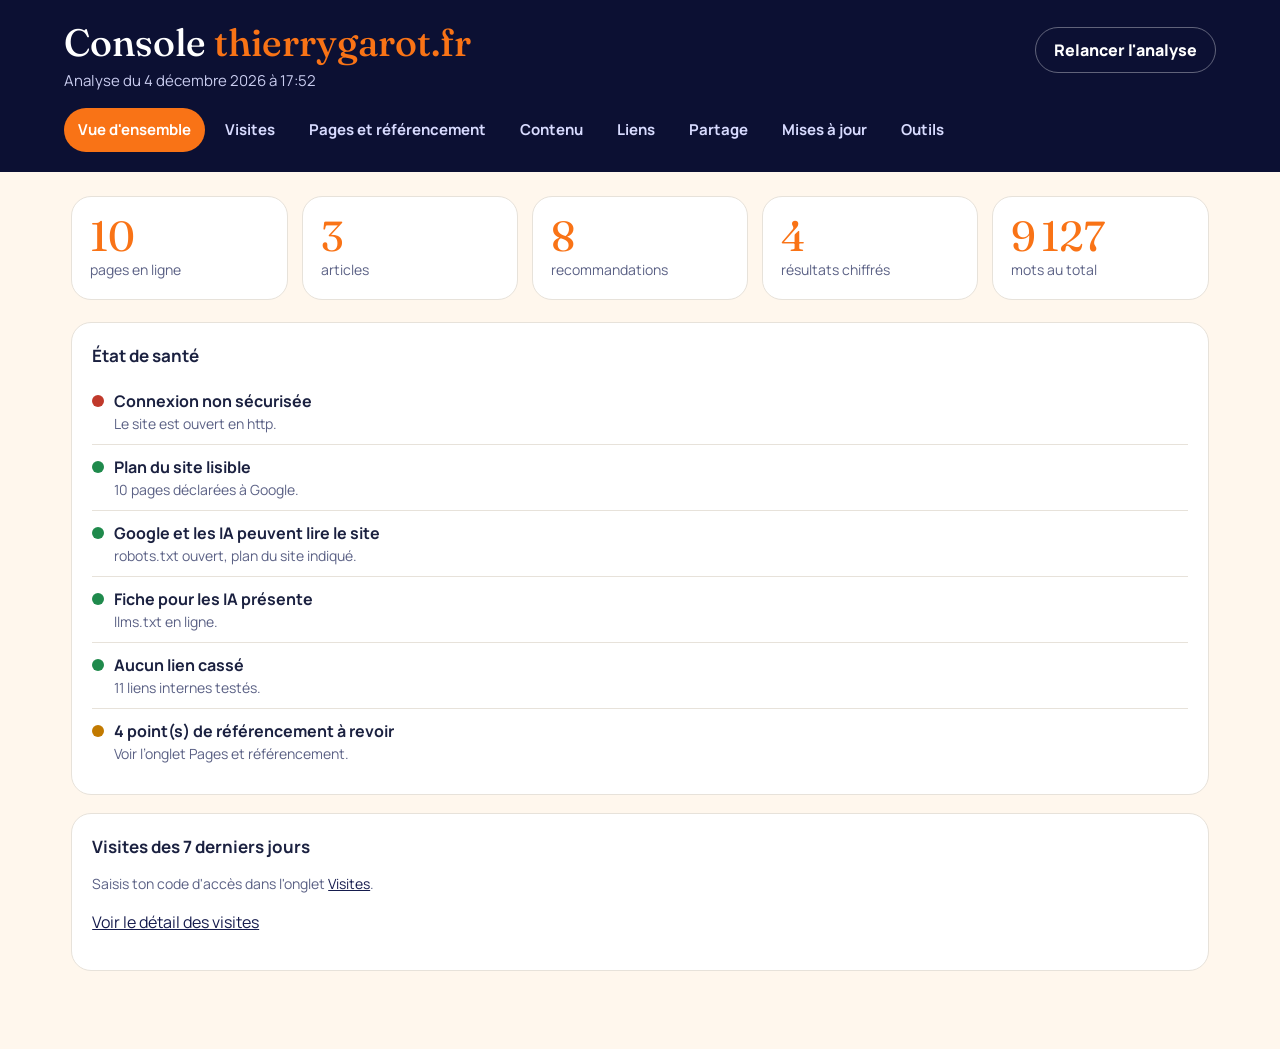
<file: admin/index.html>
<!DOCTYPE html>
<html lang="fr">
<head>
<meta charset="utf-8">
<meta name="viewport" content="width=device-width, initial-scale=1">
<meta name="robots" content="noindex, nofollow">
<title>Console · thierrygarot.fr</title>
<link rel="icon" href="/img/icon-192.png">
<link href="https://fonts.googleapis.com/css2?family=Fraunces:opsz,wght@9..144,400..600&family=Manrope:wght@400;600;800&display=swap" rel="stylesheet">
<style>
:root{--navy:#0c1033;--navy2:#151b4d;--orange:#F97316;--cream:#FFF7ED;--ink:#1b2140;--soft:#5b6185;--line:#e7e2da;--ok:#1f8a4c;--warn:#c27a00;--bad:#c0392b}
*{box-sizing:border-box;min-width:0}
body{margin:0;background:var(--cream);color:var(--ink);font:16px/1.5 Manrope,system-ui,sans-serif;overflow-x:clip}
header{background:var(--navy);color:#fff;padding:22px max(5vw,16px) 18px}
header .top{display:flex;flex-wrap:wrap;gap:12px;align-items:baseline;justify-content:space-between}
h1{font:500 clamp(26px,3.4vw,38px)/1.1 Fraunces,Georgia,serif;margin:0}
h1 b{color:var(--orange);font-weight:500}
header p{margin:6px 0 0;color:#c9ccef;font-size:15px}
nav.tabs{display:flex;gap:6px;overflow-x:auto;margin-top:16px;padding-bottom:2px}
nav.tabs a{flex:none;color:#d8dbff;text-decoration:none;font-weight:700;font-size:15px;padding:10px 14px;border-radius:999px;min-height:44px;display:flex;align-items:center}
nav.tabs a.on{background:var(--orange);color:#fff}
main{max-width:1240px;margin:0 auto;padding:24px max(4vw,16px) 60px}
section{display:none}section.on{display:block}
h2{font:500 26px/1.15 Fraunces,Georgia,serif;margin:6px 0 14px}
.kpis{display:grid;grid-template-columns:repeat(auto-fit,minmax(9em,1fr));gap:14px;margin-bottom:22px}
.kpi{background:#fff;border:1px solid var(--line);border-radius:20px;padding:18px}
.kpi strong{display:block;font:400 clamp(30px,3.6vw,42px)/1 Fraunces,Georgia,serif;color:var(--orange)}
.kpi span{color:var(--soft);font-size:14px}
.box{background:#fff;border:1px solid var(--line);border-radius:20px;padding:20px;margin-bottom:18px}
.box h3{margin:0 0 10px;font-size:17px}
.row{display:flex;gap:10px;align-items:flex-start;padding:10px 0;border-top:1px solid var(--line)}
.row:first-of-type{border-top:0}
.dot{flex:none;width:12px;height:12px;border-radius:50%;margin-top:6px;background:var(--soft)}
.dot.ok{background:var(--ok)}.dot.warn{background:var(--warn)}.dot.bad{background:var(--bad)}
.row .t{font-weight:700}.row .d{color:var(--soft);font-size:14px}
table{width:100%;border-collapse:collapse;font-size:14px}
th,td{text-align:left;padding:9px 8px;border-top:1px solid var(--line);vertical-align:top}
th{font-size:13px;color:var(--soft);border-top:0}
td.n{text-align:right;white-space:nowrap}
.pill{display:inline-block;padding:2px 9px;border-radius:999px;font-size:12px;font-weight:800;white-space:nowrap}
.pill.ok{background:#e3f4ea;color:var(--ok)}.pill.warn{background:#fdf0d9;color:var(--warn)}.pill.bad{background:#fbe3e0;color:var(--bad)}
a{color:var(--navy2)}
.links{display:grid;grid-template-columns:repeat(auto-fit,minmax(15em,1fr));gap:12px}
.links a{display:block;background:#fff;border:1px solid var(--line);border-radius:16px;padding:14px 16px;text-decoration:none;color:var(--ink);min-height:44px}
.links a:hover,.links a:focus-visible{border-color:var(--orange)}
.links a b{display:block}.links a span{color:var(--soft);font-size:14px}
.og{max-width:560px;border:1px solid var(--line);border-radius:12px;overflow:hidden;background:#fff}
.og img{display:block;width:100%;aspect-ratio:1200/630;object-fit:cover;background:#eee}
.og div{padding:12px 14px}.og small{color:var(--soft)}.og b{display:block;margin:2px 0}
button{font:inherit;font-weight:800;background:var(--orange);color:#fff;border:0;border-radius:999px;padding:10px 18px;min-height:44px;cursor:pointer}
button.ghost{background:transparent;color:#fff;border:1px solid rgba(255,255,255,.35)}
button:focus-visible,a:focus-visible{outline:3px solid var(--orange);outline-offset:2px}
.muted{color:var(--soft);font-size:14px}
.scroll{overflow-x:auto}
.vhead{display:flex;flex-wrap:wrap;gap:12px;align-items:center;justify-content:space-between;margin-bottom:12px}
.per{display:flex;flex-wrap:wrap;gap:6px}
.per button{background:#fff;color:var(--ink);border:1px solid var(--line);padding:8px 14px}
.per button.on{background:var(--navy);color:#fff;border-color:var(--navy)}
.crow{display:flex;gap:10px;flex-wrap:wrap}.crow input{font:inherit;font-size:16px;padding:10px 14px;border:1px solid var(--line);border-radius:12px;min-height:44px;flex:1 1 12em}
.bars{display:flex;align-items:flex-end;gap:3px;height:180px;padding-top:18px}
.bars .b{flex:1 1 0;display:flex;flex-direction:column;justify-content:flex-end;align-items:center;height:100%;position:relative}
.bars .b i{display:block;width:100%;max-width:38px;background:var(--orange);border-radius:6px 6px 0 0;min-height:2px}
.bars .b em{font-style:normal;font-size:12px;color:var(--soft);position:absolute;top:-16px}
.bars .b small{font-size:11px;color:var(--soft);margin-top:4px;white-space:nowrap}
.grid2{display:grid;grid-template-columns:repeat(2,minmax(0,1fr));gap:18px}.grid2 .box{margin:0}
.grid2+.box{margin-top:18px}
.hb{display:grid;grid-template-columns:minmax(0,1fr) auto;gap:4px 12px;align-items:center;padding:7px 0;border-top:1px solid var(--line);font-size:15px}
.hb:first-child{border-top:0}
.hb .bar{grid-column:1/-1;height:6px;border-radius:3px;background:#f3ece3;overflow:hidden}.hb .bar i{display:block;height:100%;background:var(--orange)}
.hb b{font-weight:800;font-variant-numeric:tabular-nums}
@media(max-width:800px){.grid2{grid-template-columns:minmax(0,1fr)}.bars .b small{display:none}}
@media(max-width:600px){.stack thead{display:none}.stack tr{display:grid;padding-block:8px;border-top:1px solid var(--line)}.stack td{border:0;padding:3px 0}.stack td.n{text-align:left}}
</style>
</head>
<body>
<header>
  <div class="top">
    <div><h1>Console <b>thierrygarot.fr</b></h1><p id="stamp">Analyse du site en cours…</p></div>
    <button class="ghost" id="reload" type="button">Relancer l'analyse</button>
  </div>
  <nav class="tabs" aria-label="Rubriques">
    <a href="#vue" class="on">Vue d'ensemble</a>
    <a href="#visites">Visites</a>
    <a href="#pages">Pages et référencement</a>
    <a href="#contenu">Contenu</a>
    <a href="#liens">Liens</a>
    <a href="#partage">Partage</a>
    <a href="#maj">Mises à jour</a>
    <a href="#outils">Outils</a>
  </nav>
</header>
<main>
<section id="vue" class="on">
  <div class="kpis" id="kpis"></div>
  <div class="box"><h3>État de santé</h3><div id="health"><p class="muted">Vérifications en cours…</p></div></div>
  <div class="box"><h3>Visites des 7 derniers jours</h3><div id="vsum"><p class="muted">Chargement…</p></div><p><a href="#visites">Voir le détail des visites</a></p></div>
</section>

<section id="visites">
  <div class="vhead"><h2>Visites</h2>
    <div class="per" role="group" aria-label="Période">
      <button type="button" data-d="1">24 h</button><button type="button" data-d="7">7 jours</button><button type="button" data-d="30" class="on">30 jours</button><button type="button" data-d="90">90 jours</button><button type="button" data-d="365">1 an</button>
    </div>
  </div>
  <form class="box" id="codebox" hidden><h3>Code d'accès</h3><p class="muted">Saisis une seule fois le code d'accès de ta console. Il reste enregistré sur cet appareil.</p><div class="crow"><input id="code" autocomplete="off" aria-label="Code d'accès" placeholder="tg-…"><button type="submit">Valider</button></div><p class="muted" id="codeerr"></p></form>
  <div id="vbody">
    <div class="kpis" id="vkpis"></div>
    <div class="box"><h3>Jour par jour</h3><div class="bars" id="vdays"></div></div>
    <div class="grid2">
      <div class="box"><h3>Pages les plus vues</h3><div id="vpages"></div></div>
      <div class="box"><h3>D'où viennent les visiteurs</h3><div id="vrefs"></div></div>
      <div class="box"><h3>Pays</h3><div id="vcountries"></div></div>
      <div class="box"><h3>Appareils</h3><div id="vdevices"></div></div>
    </div>
    <div class="box scroll"><h3>Dernières visites</h3><table class="stack"><thead><tr><th>Quand</th><th>Page</th><th>Lieu</th><th>Provenance</th><th>Appareil</th></tr></thead><tbody id="vrecent"></tbody></table></div>
    <p class="muted">Compteur maison, sans cookies : aucune adresse IP n'est conservée. Un visiteur est compté une fois par jour.</p>
  </div>
</section>

<section id="pages">
  <h2>Pages et référencement</h2>
  <p class="muted">Chaque page du plan du site est relue en direct : titre, description, image de partage, adresse canonique, titre principal et textes alternatifs des images.</p>
  <div class="box scroll"><table class="stack"><thead><tr><th>Page</th><th>Titre</th><th class="n">Description</th><th>Contrôles</th><th class="n">Mots</th></tr></thead><tbody id="ptable"></tbody></table></div>
</section>

<section id="contenu">
  <h2>Contenu de la page d'accueil</h2>
  <div class="kpis" id="ckpis"></div>
  <div class="box"><h3>Sections, dans l'ordre</h3><div id="sections"></div></div>
  <div class="box"><h3>Mes résultats</h3><div id="results"></div></div>
  <div class="box"><h3>Recommandations affichées</h3><div id="recs"></div></div>
</section>

<section id="liens">
  <h2>Liens</h2>
  <div class="box"><h3>Liens internes</h3><p class="muted" id="lsum">Vérification en cours…</p><div id="lint"></div></div>
  <div class="box"><h3>Liens vers l'extérieur</h3><p class="muted">Ces liens ne peuvent pas être testés depuis le site : ils sont listés pour contrôle.</p><div class="scroll"><table><tbody id="lext"></tbody></table></div></div>
</section>

<section id="partage">
  <h2>Aperçu quand le lien est partagé</h2>
  <div class="og" id="og"></div>
  <p class="muted">LinkedIn garde l'ancien aperçu quelques jours. Pour le rafraîchir : <a href="https://www.linkedin.com/post-inspector/inspect/https:%2F%2Fthierrygarot.fr%2F">Post Inspector de LinkedIn</a> · <a href="https://developers.facebook.com/tools/debug/?q=https%3A%2F%2Fthierrygarot.fr%2F">outil de Facebook</a>.</p>
</section>

<section id="maj">
  <h2>Dernières mises à jour</h2>
  <div class="box"><div id="commits"><p class="muted">Chargement…</p></div></div>
</section>

<section id="outils">
  <h2>Outils</h2>
  <div class="links">
    <a href="https://dash.cloudflare.com/da578090ff87a63eff4f0f044f74730c/web-analytics/sites"><b>Visites</b><span>Cloudflare, sans cookies</span></a>
    <a href="https://search.google.com/search-console/performance/search-analytics?resource_id=sc-domain%3Athierrygarot.fr"><b>Search Console</b><span>Clics, impressions, requêtes Google</span></a>
    <a href="https://search.google.com/search-console/sitemaps?resource_id=sc-domain%3Athierrygarot.fr"><b>Plan du site sur Google</b><span>État du sitemap</span></a>
    <a href="https://github.com/tgarot559/thierrygarot"><b>Fichiers du site</b><span>GitHub, thierrygarot.fr</span></a>
    <a href="https://github.com/tgarot559/thierrygarot/settings/pages"><b>Hébergement et HTTPS</b><span>Réglages GitHub Pages</span></a>
    <a href="https://admin.gandi.net/domain/"><b>Nom de domaine</b><span>Gandi, thierrygarot.fr</span></a>
    <a href="https://www.linkedin.com/in/thierry-garot/"><b>Profil LinkedIn</b><span>linkedin.com/in/thierry-garot</span></a>
    <a href="https://www.linkedin.com/newsletters/ouvrir-la-porte-7527429431049584640/"><b>Newsletter Ouvrir la porte</b><span>LinkedIn</span></a>
    <a href="https://www.amazon.fr/dp/B0FYFWJ9XP"><b>2037 sur Amazon</b><span>Fiche du roman</span></a>
    <a href="https://pagespeed.web.dev/analysis?url=https%3A%2F%2Fthierrygarot.fr%2F"><b>Vitesse du site</b><span>PageSpeed Insights</span></a>
    <a href="https://www.google.com/search?q=site%3Athierrygarot.fr"><b>Pages indexées</b><span>Recherche site:thierrygarot.fr</span></a>
  </div>
</section>
</main>
<script>
{
const $=s=>document.querySelector(s);
const esc=v=>String(v??'').replace(/[&<>"']/g,c=>({'&':'&amp;','<':'&lt;','>':'&gt;','"':'&quot;',"'":'&#39;'}[c]));
const pill=(c,t)=>`<span class="pill ${c}">${esc(t)}</span>`;
const row=(c,t,d)=>`<div class="row"><span class="dot ${c}"></span><div><div class="t">${esc(t)}</div>${d?`<div class="d">${esc(d)}</div>`:''}</div></div>`;
const kpi=(n,l)=>`<div class="kpi"><strong>${esc(n)}</strong><span>${esc(l)}</span></div>`;
const parse=h=>new DOMParser().parseFromString(h,'text/html');
const meta=(d,sel)=>d.querySelector(sel)?.getAttribute('content')||'';

function tabs(){
  const id=(location.hash||'#vue').slice(1);
  document.querySelectorAll('main section').forEach(s=>s.classList.toggle('on',s.id===id));
  document.querySelectorAll('nav.tabs a').forEach(a=>a.classList.toggle('on',a.getAttribute('href')==='#'+id));
}
addEventListener('hashchange',tabs);tabs();

async function get(u){const r=await fetch(u,{cache:'no-store'});return {ok:r.ok,status:r.status,text:r.ok?await r.text():''}}

async function run(){
  $('#stamp').textContent='Analyse du site en cours…';
  const health=[];
  health.push(location.protocol==='https:'?['ok','Connexion sécurisée (HTTPS) active','Le cadenas s’affiche pour vos visiteurs.']:['bad','Connexion non sécurisée','Le site est ouvert en http.']);
  let urls=[];
  try{
    const sm=await get('/sitemap.xml');
    urls=[...parse(sm.text).querySelectorAll('loc')].map(l=>new URL(l.textContent.trim()).pathname);
    health.push(['ok','Plan du site lisible',urls.length+' pages déclarées à Google.']);
  }catch(e){health.push(['bad','Plan du site illisible',String(e)])}
  const rb=await get('/robots.txt').catch(()=>({ok:false}));
  health.push(rb.ok&&/Sitemap:/i.test(rb.text)&&!/Disallow:\s*\/\s*$/m.test(rb.text)?['ok','Google et les IA peuvent lire le site','robots.txt ouvert, plan du site indiqué.']:['warn','robots.txt à vérifier','']);
  const llm=await get('/llms.txt').catch(()=>({ok:false}));
  health.push(llm.ok?['ok','Fiche pour les IA présente','llms.txt en ligne.']:['warn','Fiche pour les IA absente','llms.txt introuvable.']);

  const pages=[],internal=new Map(),external=new Map();let words=0,issues=0;
  for(const p of urls){
    const r=await get(p).catch(()=>({ok:false,status:0,text:''}));
    const d=parse(r.text);
    const title=d.title||'',desc=meta(d,'meta[name=description]');
    const checks=[];
    const add=(ok,label)=>{checks.push(pill(ok?'ok':'warn',label));if(!ok)issues++};
    if(!r.ok){checks.push(pill('bad','Erreur '+r.status));issues++}
    add(title.length>=20&&title.length<=65,'Titre '+title.length+' car.');
    add(desc.length>=70&&desc.length<=165,'Description');
    add(!!meta(d,'meta[property="og:image"]'),'Image de partage');
    add(!!d.querySelector('link[rel=canonical]'),'Canonique');
    add(d.querySelectorAll('h1').length===1,'1 titre principal');
    const noalt=[...d.querySelectorAll('img')].filter(i=>!i.hasAttribute('alt')).length;
    add(noalt===0,noalt?noalt+' image(s) sans texte alt':'Textes alt');
    const w=(d.body?.innerText||d.body?.textContent||'').split(/\s+/).filter(Boolean).length;words+=w;
    pages.push({p,title,desc,checks,w});
    d.querySelectorAll('a[href]').forEach(a=>{
      const h=a.getAttribute('href');if(!h||h.startsWith('#')||/^(mailto|tel|javascript):/.test(h))return;
      const u=new URL(h,location.origin+p);
      if(u.origin===location.origin){const k=u.pathname;if(!internal.has(k))internal.set(k,new Set());internal.get(k).add(p)}
      else{const k=u.href;if(!external.has(k))external.set(k,new Set());external.get(k).add(p)}
    });
  }
  $('#ptable').innerHTML=pages.map(x=>`<tr><td><a href="${esc(x.p)}">${esc(x.p)}</a></td><td>${esc(x.title)}</td><td class="n">${x.desc.length} car.</td><td>${x.checks.join(' ')}</td><td class="n">${x.w.toLocaleString('fr-FR')}</td></tr>`).join('');

  let broken=[];
  for(const [k,from] of internal){
    const r=await fetch(k,{method:'HEAD',cache:'no-store'}).catch(()=>({ok:false,status:0}));
    if(!r.ok)broken.push([k,[...from]]);
  }
  $('#lsum').textContent=internal.size+' liens internes testés, '+(broken.length?broken.length+' cassé(s).':'aucun cassé.');
  $('#lint').innerHTML=broken.length?broken.map(([k,f])=>row('bad',k,'Présent sur : '+f.join(', '))).join(''):row('ok','Tous les liens internes répondent','');
  $('#lext').innerHTML=[...external].sort().map(([k,f])=>`<tr><td><a href="${esc(k)}">${esc(k.replace(/^https?:\/\//,''))}</a></td><td class="muted">${esc([...f].join(', '))}</td></tr>`).join('');
  health.push(broken.length?['bad',broken.length+' lien(s) interne(s) cassé(s)','Voir l’onglet Liens.']:['ok','Aucun lien cassé',internal.size+' liens internes testés.']);
  health.push(issues?['warn',issues+' point(s) de référencement à revoir','Voir l’onglet Pages et référencement.']:['ok','Référencement des pages complet','Titres, descriptions, images et canoniques en place.']);

  // Accueil
  const home=parse((await get('/')).text);
  const secs=[...home.querySelectorAll('main section, body > section')];
  const res=[...home.querySelectorAll('#resultats .rcard')];
  const recs=[...home.querySelectorAll('#avis figure.rec')];
  const arts=parse((await get('/articles/').catch(()=>({text:''}))).text).querySelectorAll('a[href$=".html"]').length;
  $('#sections').innerHTML=secs.map(s=>{const h=s.querySelector('h2');return row('ok',h?h.textContent.trim():(s.getAttribute('aria-label')||s.className),s.id?'#'+s.id:'')}).join('');
  $('#results').innerHTML=res.length?res.map(c=>row('ok',c.querySelector('strong')?.textContent.trim()+' '+(c.querySelector('b')?.textContent.trim()||''),c.querySelector('.k')?.textContent.trim())).join(''):row('warn','Aucun résultat trouvé','');
  $('#recs').innerHTML=recs.map(r=>row('ok',r.querySelector('figcaption b')?.textContent.trim(),r.querySelector('figcaption span')?.textContent.trim())).join('');
  $('#ckpis').innerHTML=kpi(secs.length,'sections')+kpi(res.length,'résultats chiffrés')+kpi(recs.length,'recommandations')+kpi(arts,'articles publiés');
  $('#kpis').innerHTML=kpi(urls.length,'pages en ligne')+kpi(arts,'articles')+kpi(recs.length,'recommandations')+kpi(res.length,'résultats chiffrés')+kpi(words.toLocaleString('fr-FR'),'mots au total');

  // Partage
  const ogi=meta(home,'meta[property="og:image"]');
  $('#og').innerHTML=`<img alt="Image de partage" src="${esc(ogi?new URL(ogi).pathname+'?t='+Date.now():'')}"><div><small>thierrygarot.fr</small><b>${esc(meta(home,'meta[property="og:title"]'))}</b><small>${esc(meta(home,'meta[property="og:description"]'))}</small></div>`;

  $('#health').innerHTML=health.map(h=>row(...h)).join('');
  $('#stamp').textContent='Analyse du '+new Date().toLocaleString('fr-FR',{dateStyle:'long',timeStyle:'short'});
}

async function commits(){
  try{
    const r=await fetch('https://api.github.com/repos/tgarot559/thierrygarot/commits?per_page=15');
    const list=await r.json();if(!Array.isArray(list))throw 0;
    $('#commits').innerHTML=list.map(c=>row('ok',c.commit.message.split('\n')[0],new Date(c.commit.author.date).toLocaleString('fr-FR',{dateStyle:'medium',timeStyle:'short'}))).join('');
  }catch(e){$('#commits').innerHTML='<p class="muted">Historique indisponible pour le moment. <a href="https://github.com/tgarot559/thierrygarot/commits/main">Voir sur GitHub</a></p>'}
}
$('#reload').addEventListener('click',()=>{run();commits();visits()});
const API='https://thierrygarot-stats.thierry-garot-17.workers.dev';
const NAMES={'/':'Accueil','/en/':'Accueil (anglais)','/presse/':'Presse','/en/press/':'Presse (anglais)','/articles/':'Articles','/livre/':'Livre','/livre/chapitres/':'Chapitres du livre','/articles/interface-garantie-avant-credit.html':'Article : Interface','/articles/adoption-talents.html':'Article : adoption et talents'};
const pname=p=>NAMES[p]||p;
const region=(()=>{try{return new Intl.DisplayNames(['fr'],{type:'region'})}catch(e){return null}})();
const cname=c=>c?(region?.of(c)||c):'Inconnu';
const fmt=n=>Number(n||0).toLocaleString('fr-FR');
let code='';try{code=localStorage.getItem('tgk')||''}catch(e){}
const qk=new URLSearchParams(location.search).get('k');if(qk){code=qk;try{localStorage.setItem('tgk',qk)}catch(e){};history.replaceState(null,'',location.pathname+location.hash)}
let days=30;
const hbars=(rows,label,val='views')=>{if(!rows.length)return '<p class="muted">Pas encore de données.</p>';const m=Math.max(...rows.map(r=>r[val]));return rows.map(r=>`<div class="hb"><span>${esc(label(r))}</span><b>${fmt(r[val])}</b><div class="bar"><i style="width:${Math.max(2,Math.round(r[val]/m*100))}%"></i></div></div>`).join('')};
async function stats(d){const r=await fetch(`${API}/stats?days=${d}&k=${encodeURIComponent(code)}`,{cache:'no-store'});if(r.status===401)throw new Error('code');return r.json()}
function fillDays(data,d){
  const map=Object.fromEntries(data.byDay.map(x=>[x.day,x]));const n=Math.min(d,d>90?0:d);
  let rows=[];
  if(d<=90){for(let i=d-1;i>=0;i--){const k=new Date(Date.now()-i*864e5).toISOString().slice(0,10);rows.push({day:k,views:map[k]?.views||0})}}
  else{const m={};data.byDay.forEach(x=>{const k=x.day.slice(0,7);m[k]=(m[k]||0)+x.views});rows=Object.entries(m).map(([day,views])=>({day,views}))}
  if(!rows.length){$('#vdays').innerHTML='<p class="muted">Pas encore de données.</p>';return}
  const max=Math.max(1,...rows.map(r=>r.views));
  const lab=k=>k.length===7?new Date(k+'-01').toLocaleDateString('fr-FR',{month:'short'}):new Date(k).toLocaleDateString('fr-FR',{day:'numeric',month:'short'});
  const every=rows.length>14?Math.ceil(rows.length/10):1;
  $('#vdays').innerHTML=rows.map((r,i)=>`<div class="b" title="${esc(lab(r.day))} : ${fmt(r.views)} pages vues">${r.views?`<em>${fmt(r.views)}</em>`:''}<i style="height:${Math.round(r.views/max*100)}%"></i><small>${i%every===0?esc(lab(r.day)):'&nbsp;'}</small></div>`).join('');
}
async function visits(){
  if(!code){$('#codebox').hidden=false;$('#vbody').hidden=true;$('#vsum').innerHTML='<p class="muted">Saisis ton code d\'accès dans l\'onglet <a href="#visites">Visites</a>.</p>';return}
  $('#codebox').hidden=true;$('#vbody').hidden=false;
  try{
    const [data,week]=await Promise.all([stats(days),stats(7)]);
    const t=data.total;
    $('#vkpis').innerHTML=kpi(fmt(t.views),'pages vues')+kpi(fmt(t.visitors),'visiteurs')+kpi(t.visitors?(t.views/t.visitors).toLocaleString('fr-FR',{maximumFractionDigits:1}):'0','pages par visiteur')+kpi(data.pages[0]?pname(data.pages[0].path):'—','page la plus vue');
    fillDays(data,days);
    $('#vpages').innerHTML=hbars(data.pages,r=>pname(r.path));
    $('#vrefs').innerHTML=hbars(data.refs,r=>r.ref||'Accès direct ou non précisé');
    $('#vcountries').innerHTML=hbars(data.countries,r=>cname(r.country));
    $('#vdevices').innerHTML=hbars(data.devices,r=>r.device);
    $('#vrecent').innerHTML=data.recent.length?data.recent.map(r=>`<tr><td>${esc(new Date(r.ts).toLocaleString('fr-FR',{dateStyle:'short',timeStyle:'short'}))}</td><td>${esc(pname(r.path))}</td><td>${esc([r.city,cname(r.country)].filter(Boolean).join(', '))}</td><td>${esc(r.ref||'Direct')}</td><td>${esc(r.device)}</td></tr>`).join(''):'<tr><td colspan="5" class="muted">Pas encore de visite enregistrée.</td></tr>';
    const w=week.total;
    $('#vsum').innerHTML=`<div class="kpis" style="margin:0">${kpi(fmt(w.views),'pages vues')}${kpi(fmt(w.visitors),'visiteurs')}${kpi(week.pages[0]?pname(week.pages[0].path):'—','page la plus vue')}</div>`;
  }catch(e){
    if(e.message==='code'){try{localStorage.removeItem('tgk')}catch(_){};code='';$('#codeerr').textContent='Code incorrect.';visits();return}
    console.error(e);$('#vkpis').innerHTML='';$('#vsum').innerHTML='<p class="muted">Statistiques indisponibles pour le moment.</p>';
  }
}
$('#codebox').addEventListener('submit',e=>{e.preventDefault();code=$('#code').value.trim();try{localStorage.setItem('tgk',code)}catch(_){};$('#codeerr').textContent='';visits()});
document.querySelectorAll('.per button').forEach(b=>b.addEventListener('click',()=>{days=+b.dataset.d;document.querySelectorAll('.per button').forEach(x=>x.classList.toggle('on',x===b));visits()}));
visits();

run();commits();
}
</script>
</body>
</html>
</file>
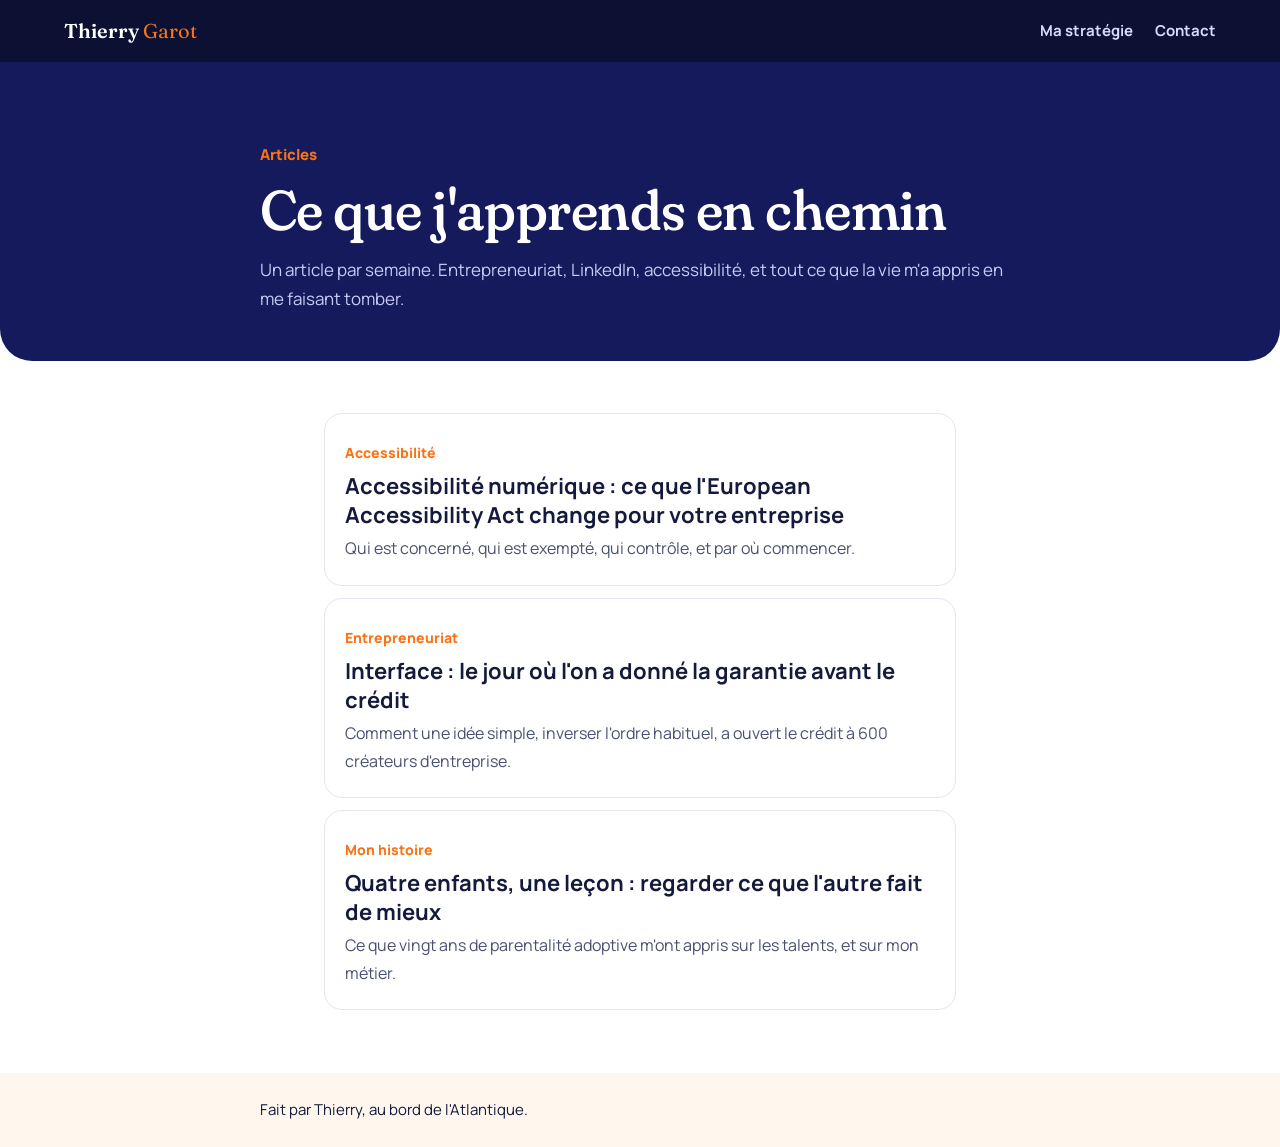
<file: articles/index.html>
<!DOCTYPE html>
<html lang="fr">
<head>
<meta charset="utf-8">
<meta name="viewport" content="width=device-width, initial-scale=1">
<link rel="icon" href="data:image/svg+xml,%3Csvg xmlns=%22http://www.w3.org/2000/svg%22 viewBox=%220 0 64 64%22%3E%3Crect width=%2264%22 height=%2264%22 rx=%2212%22 fill=%22%23141a5c%22/%3E%3Cpath d=%22M10 44 C24 20 40 52 54 22%22 fill=%22none%22 stroke=%22%23F97316%22 stroke-width=%227%22 stroke-linecap=%22round%22/%3E%3C/svg%3E">
<link rel="manifest" href="../manifest.webmanifest">
<link rel="apple-touch-icon" href="../img/apple-touch-icon.png">
<meta name="apple-mobile-web-app-capable" content="yes">
<meta name="mobile-web-app-capable" content="yes">
<meta name="apple-mobile-web-app-title" content="Thierry Garot">
<meta name="apple-mobile-web-app-status-bar-style" content="black-translucent">
<meta name="theme-color" content="#0c1033">
<meta name="robots" content="index, follow, max-image-preview:large">
<title>Articles de Thierry Garot</title>
<meta name="description" content="Les articles de Thierry Garot : entrepreneuriat, LinkedIn, accessibilité, transmission.">
<link rel="canonical" href="https://thierrygarot.fr/articles/">
<meta property="og:type" content="website">
<meta property="og:title" content="Articles de Thierry Garot">
<meta property="og:description" content="Les articles de Thierry Garot : entrepreneuriat, LinkedIn, accessibilité, transmission.">
<meta property="og:url" content="https://thierrygarot.fr/articles/">
<meta property="og:locale" content="fr_FR">
<meta property="og:image" content="https://thierrygarot.fr/img/og-thierry-garot.jpg">
<meta name="twitter:card" content="summary_large_image">

<link href="https://fonts.googleapis.com/css2?family=Fraunces:ital,opsz,wght,SOFT@0,9..144,400..700,100;1,9..144,400..700,100&family=Manrope:wght@400;500;700;800&display=swap" rel="stylesheet">
<link rel="stylesheet" href="article.css">
<!-- Cloudflare Web Analytics --><script defer src='https://static.cloudflareinsights.com/beacon.min.js' data-cf-beacon='{"token": "925ede43cc304aaf8a6ef513f17c56c9"}'></script><!-- End Cloudflare Web Analytics -->
<script>(function(){try{var u='https://thierrygarot-stats.thierry-garot-17.workers.dev/hit',d=JSON.stringify({p:location.pathname,r:document.referrer,l:navigator.language});if(navigator.sendBeacon){navigator.sendBeacon(u,d)}else{fetch(u,{method:'POST',body:d,keepalive:true})}}catch(e){}})();</script>
</head>
<body>
<nav aria-label="Navigation"><a class="brand" href="../">Thierry <b>Garot</b></a><a class="l" href="../#strategie">Ma stratégie</a><a class="l" href="../#contact">Contact</a></nav>
<header><div class="in"><span class="cat">Articles</span><h1>Ce que j'apprends en chemin</h1><p>Un article par semaine. Entrepreneuriat, LinkedIn, accessibilité, et tout ce que la vie m'a appris en me faisant tomber.</p></div></header>
<div class="list">
  <a class="it" href="accessibilite-numerique-eaa-entreprises.html"><span>Accessibilité</span><b>Accessibilité numérique : ce que l'European Accessibility Act change pour votre entreprise</b><p>Qui est concerné, qui est exempté, qui contrôle, et par où commencer.</p></a>
  <a class="it" href="interface-garantie-avant-credit.html"><span>Entrepreneuriat</span><b>Interface : le jour où l'on a donné la garantie avant le crédit</b><p>Comment une idée simple, inverser l'ordre habituel, a ouvert le crédit à 600 créateurs d'entreprise.</p></a>
  <a class="it" href="adoption-talents.html"><span>Mon histoire</span><b>Quatre enfants, une leçon : regarder ce que l'autre fait de mieux</b><p>Ce que vingt ans de parentalité adoptive m'ont appris sur les talents, et sur mon métier.</p></a>
</div>
<footer><div>Fait par Thierry, au bord de l'Atlantique.</div></footer>
<script>try{if('serviceWorker' in navigator&&location.hostname.endsWith('thierrygarot.fr'))navigator.serviceWorker.register('/sw.js')}catch(e){}</script>
</body>
</html>
</file>
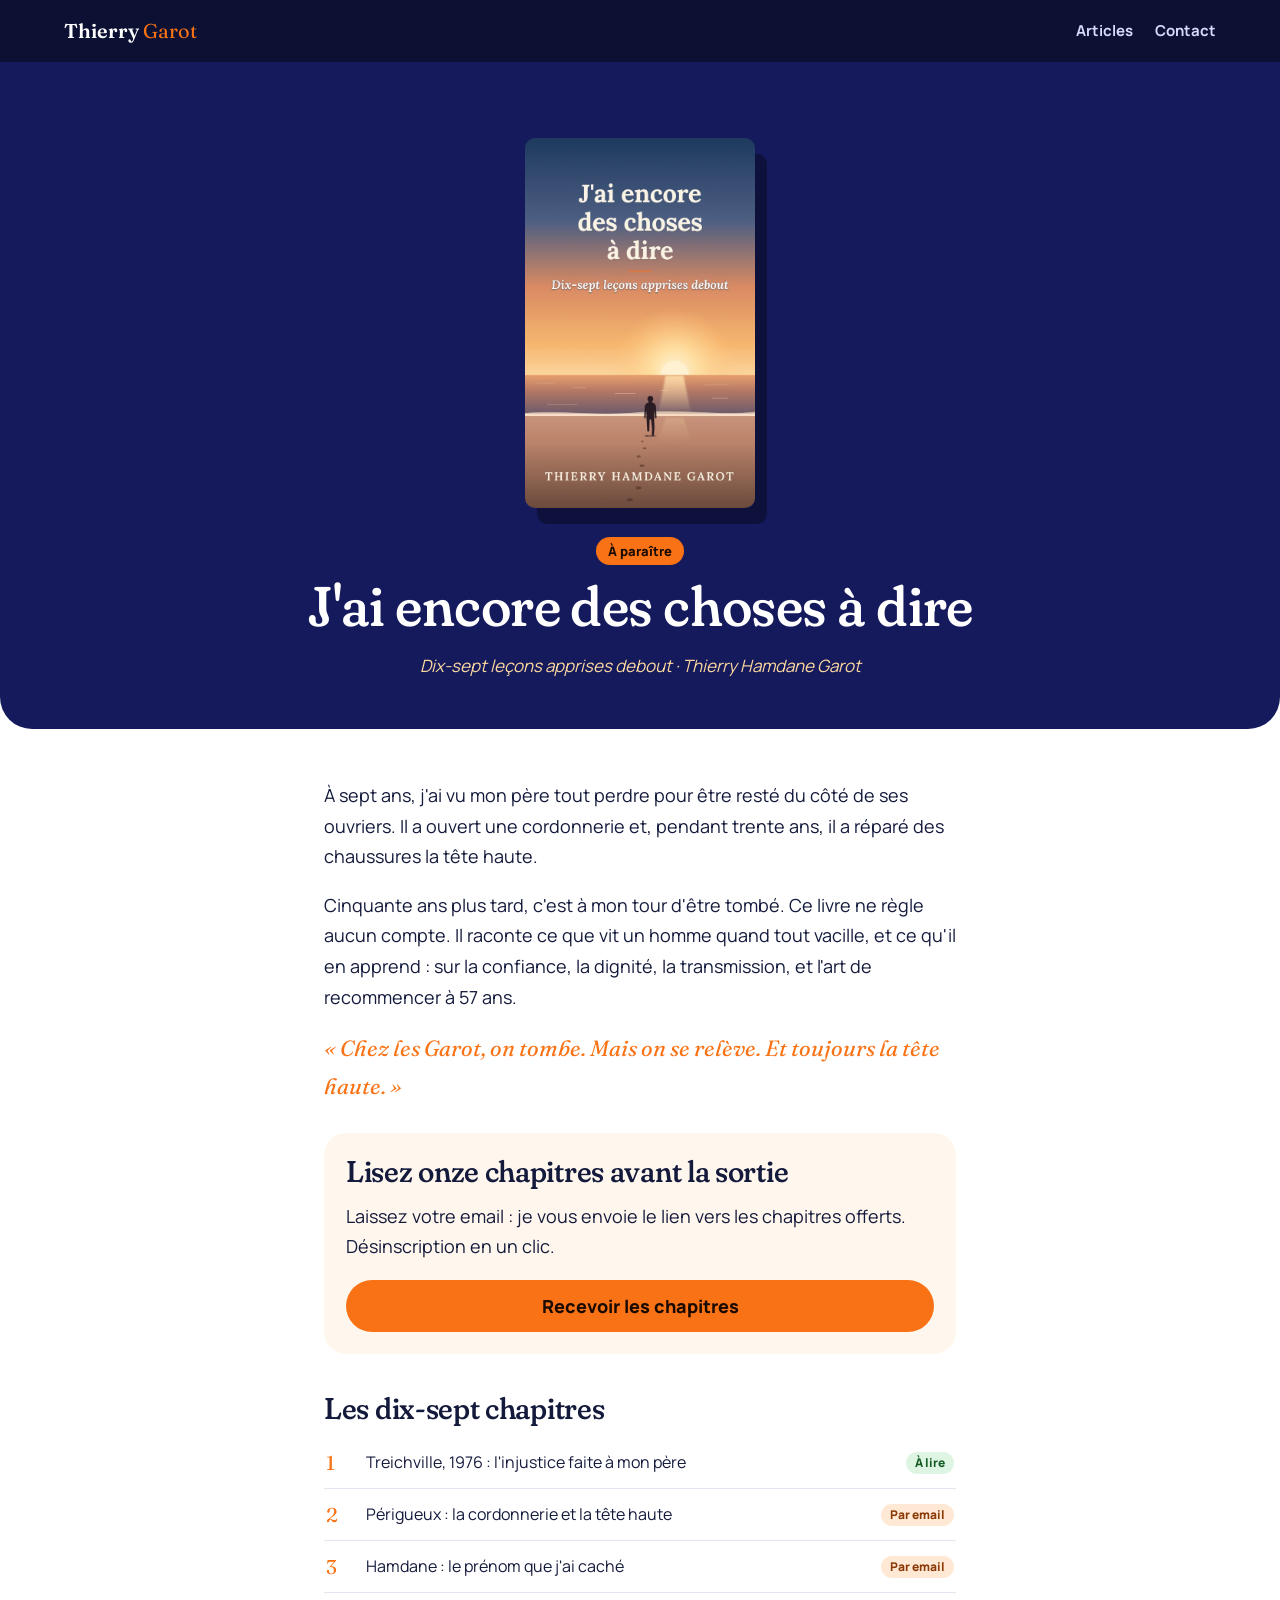
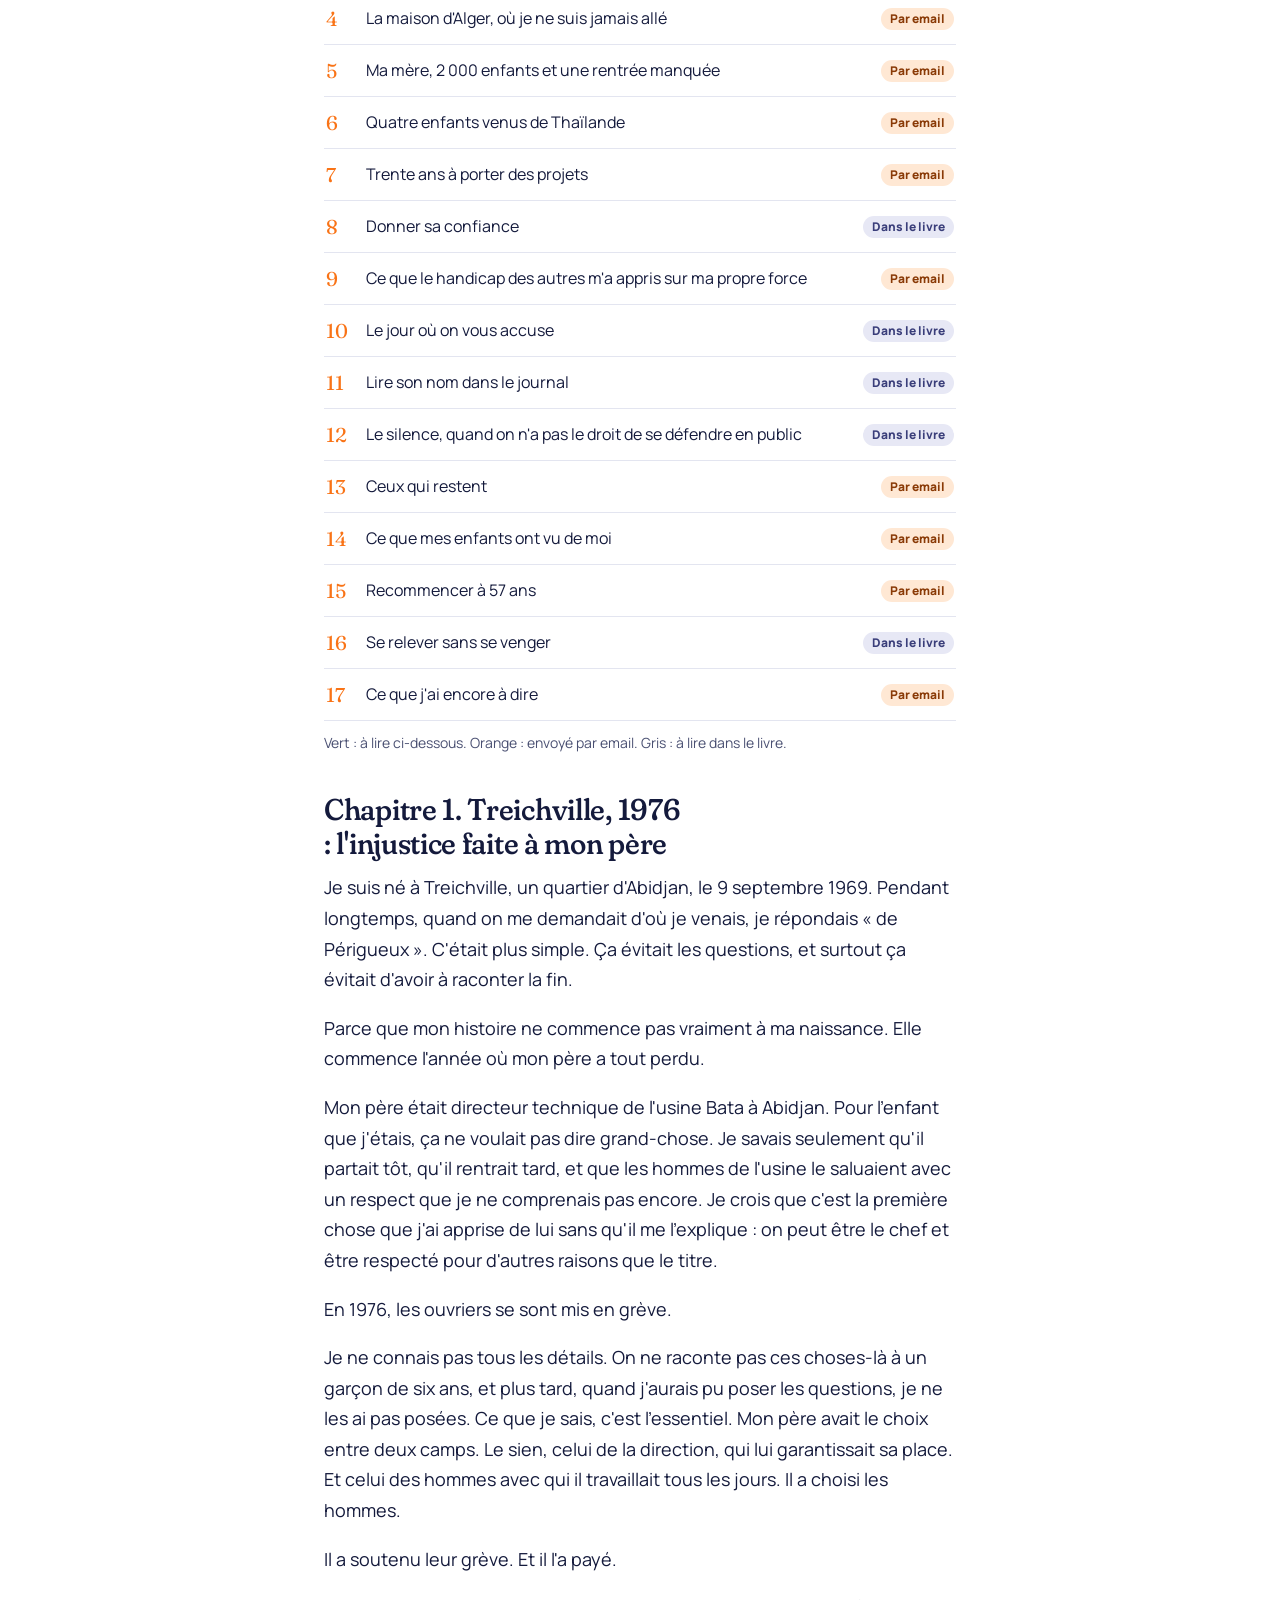
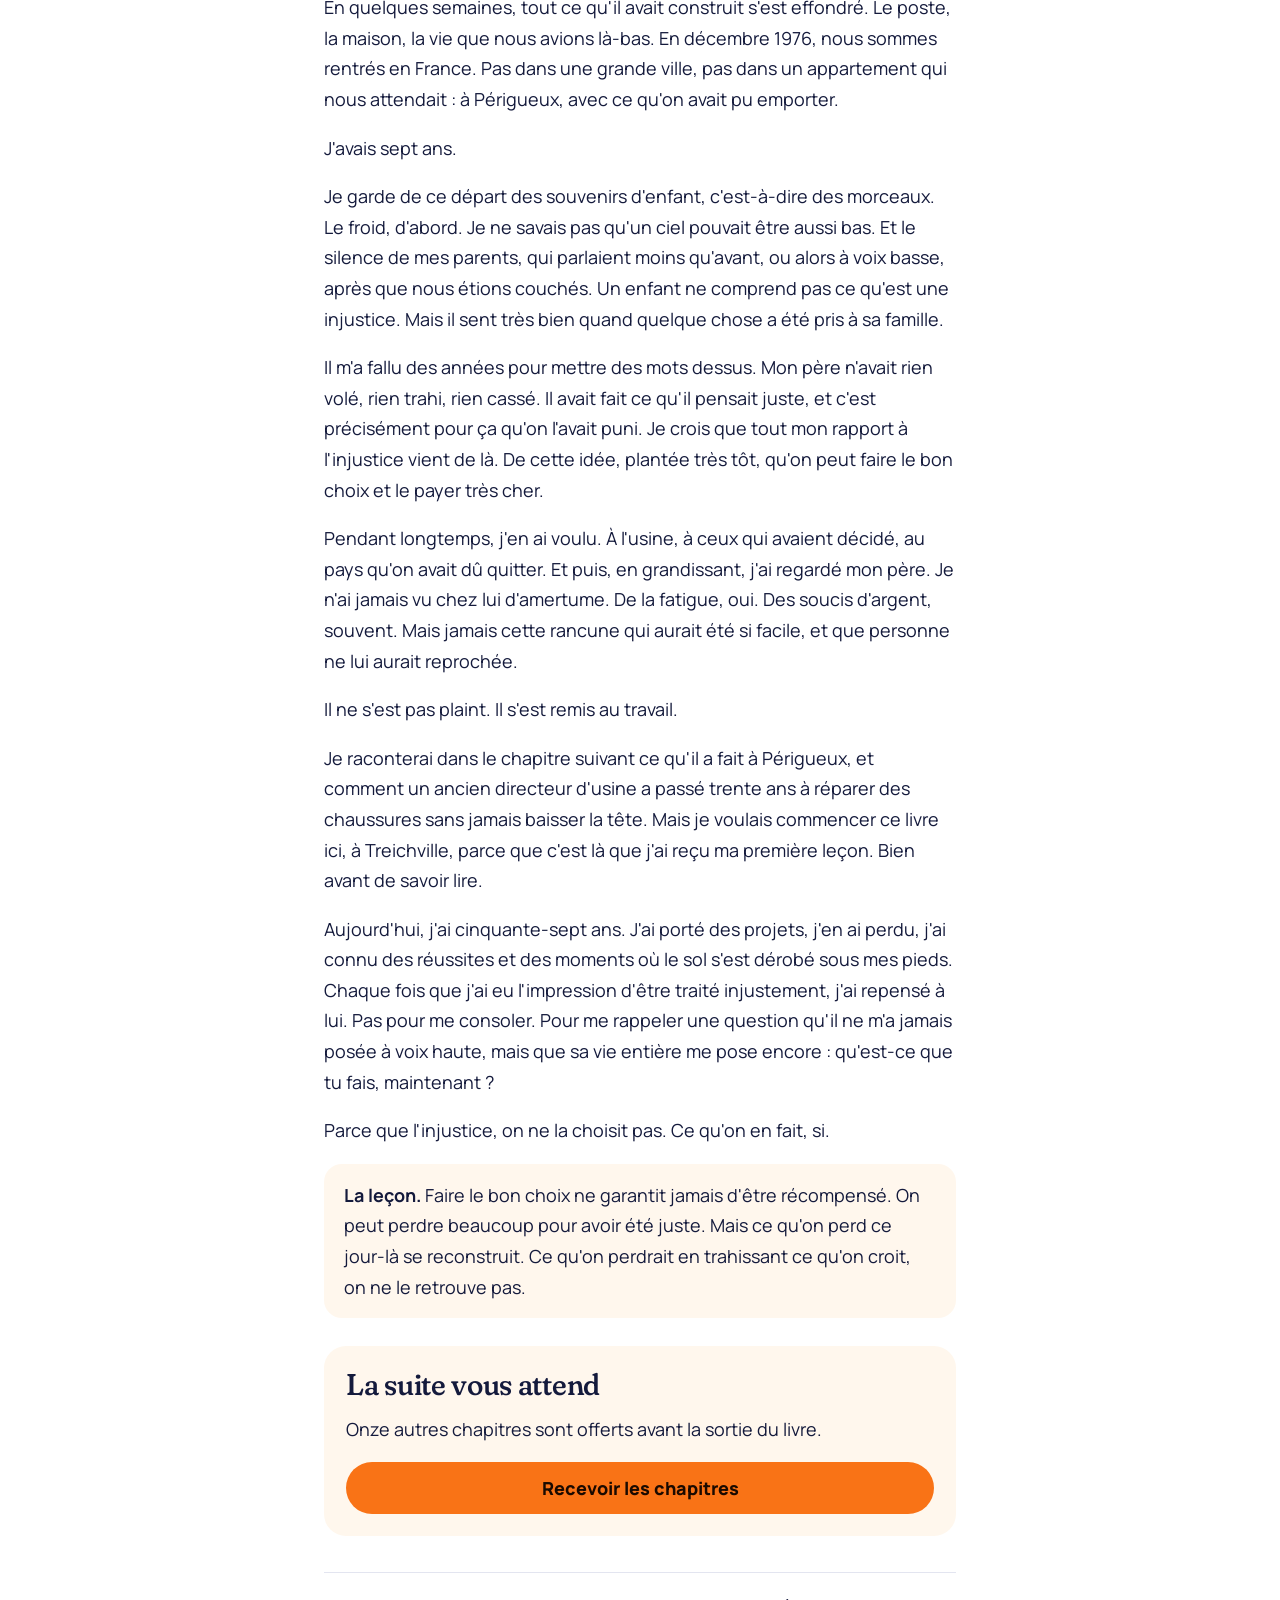
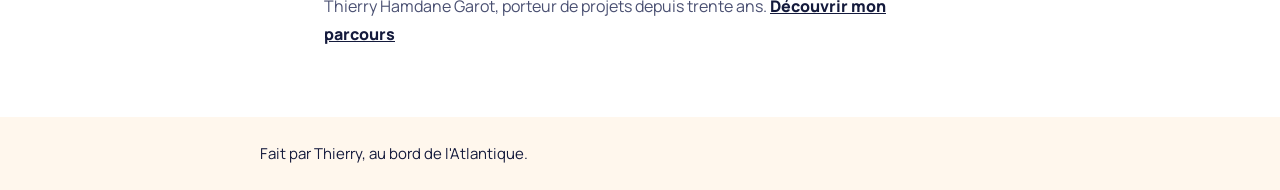
<file: livre/index.html>
<!DOCTYPE html>
<html lang="fr">
<head>
<meta charset="utf-8">
<meta name="viewport" content="width=device-width, initial-scale=1">
<link rel="icon" href="data:image/svg+xml,%3Csvg xmlns=%22http://www.w3.org/2000/svg%22 viewBox=%220 0 64 64%22%3E%3Crect width=%2264%22 height=%2264%22 rx=%2212%22 fill=%22%23141a5c%22/%3E%3Cpath d=%22M10 44 C24 20 40 52 54 22%22 fill=%22none%22 stroke=%22%23F97316%22 stroke-width=%227%22 stroke-linecap=%22round%22/%3E%3C/svg%3E">
<meta name="theme-color" content="#0c1033">
<meta name="robots" content="index, follow, max-image-preview:large">
<title>J'ai encore des choses à dire — Thierry Hamdane Garot</title>
<meta name="description" content="Le nouveau livre de Thierry Hamdane Garot : dix-sept leçons apprises debout. Lisez le premier chapitre et recevez onze chapitres avant la sortie.">
<link rel="canonical" href="https://thierrygarot.fr/livre/">
<meta property="og:type" content="book">
<meta property="og:title" content="J'ai encore des choses à dire — Thierry Hamdane Garot">
<meta property="og:description" content="Le nouveau livre de Thierry Hamdane Garot : dix-sept leçons apprises debout. Lisez le premier chapitre et recevez onze chapitres avant la sortie.">
<meta property="og:url" content="https://thierrygarot.fr/livre/">
<meta property="og:locale" content="fr_FR">
<meta property="og:image" content="https://thierrygarot.fr/img/livre-couverture.jpg">
<meta name="twitter:card" content="summary_large_image">

<link href="https://fonts.googleapis.com/css2?family=Fraunces:ital,opsz,wght,SOFT@0,9..144,400..700,100;1,9..144,400..700,100&family=Manrope:wght@400;500;700;800&display=swap" rel="stylesheet">
<link rel="stylesheet" href="../articles/article.css">
<style>
html{overflow-x:clip}
.cov{display:block;width:min(230px,60%);height:auto;height:auto;margin:0 auto 26px;border-radius:10px;box-shadow:12px 16px 0 rgba(0,0,0,.35)}
header .in{text-align:center} .tag{display:inline-block;background:var(--orange);color:#1a0a00;font-weight:800;font-size:13px;padding:3px 12px;border-radius:99px}
.sub{font-style:italic;color:#FCD7A0!important}
.motto{font-family:Fraunces,Georgia,serif;font-style:italic;font-size:22px;color:var(--orange)}
.cta{display:flex;align-items:center;justify-content:center;min-height:52px;padding:0 26px;background:var(--orange);color:#1a0a00;border-radius:99px;font-weight:800;text-decoration:none;margin:14px 0}
.box{background:var(--cream);border-radius:22px;padding:22px 22px 8px;margin:28px 0}
.box h2{margin-top:0}
ol.ch{list-style:none;padding:0;margin:0 0 10px}
ol.ch li{display:flex;gap:12px;align-items:center;padding:12px 2px;border-bottom:1px solid var(--line);font-size:16px;line-height:1.35}
ol.ch li .n{font-family:Fraunces,Georgia,serif;color:var(--orange);font-size:20px;width:28px;flex:none}
ol.ch li .s{margin-left:auto;font-size:12px;font-weight:800;padding:3px 9px;border-radius:99px;white-space:nowrap}
.free{background:#dff5e3;color:#145c25} .mail{background:#ffe8d4;color:#8a3a06} .bk{background:#e7e8f5;color:#3a3e7a}
.lecon{background:var(--cream);border-radius:18px;padding:16px 20px}
.chap{scroll-margin-top:20px} .toc a{text-decoration:none}
.avis{border:2px solid var(--orange);border-radius:18px;padding:16px 20px;margin:26px 0 40px;font-size:16px}
</style>
<script type="application/ld+json">{"@context":"https://schema.org","@type":"Book","name":"J'ai encore des choses à dire","alternativeHeadline":"Dix-sept leçons apprises debout","author":{"@type":"Person","name":"Thierry Garot","alternateName":"Thierry Hamdane Garot","url":"https://thierrygarot.fr/"},"inLanguage":"fr","image":"https://thierrygarot.fr/img/livre-couverture.jpg","url":"https://thierrygarot.fr/livre/"}</script>
<!-- Cloudflare Web Analytics --><script defer src='https://static.cloudflareinsights.com/beacon.min.js' data-cf-beacon='{"token": "925ede43cc304aaf8a6ef513f17c56c9"}'></script><!-- End Cloudflare Web Analytics -->
<script>(function(){try{var u='https://thierrygarot-stats.thierry-garot-17.workers.dev/hit',d=JSON.stringify({p:location.pathname,r:document.referrer,l:navigator.language});if(navigator.sendBeacon){navigator.sendBeacon(u,d)}else{fetch(u,{method:'POST',body:d,keepalive:true})}}catch(e){}})();</script>
</head>
<body>
<nav aria-label="Navigation"><a class="brand" href="../">Thierry <b>Garot</b></a><a class="l" href="../articles/">Articles</a><a class="l" href="../#contact">Contact</a></nav>
<header><div class="in"><img class="cov" src="../img/livre-couverture.jpg" width="600" height="965" alt="Couverture du livre J'ai encore des choses à dire : un homme marche sur une plage au lever du soleil"><span class="tag">À paraître</span><h1>J'ai encore des choses à dire</h1><p class="sub">Dix-sept leçons apprises debout · Thierry Hamdane Garot</p></div></header>
<main>
<p>À sept ans, j'ai vu mon père tout perdre pour être resté du côté de ses ouvriers. Il a ouvert une cordonnerie et, pendant trente ans, il a réparé des chaussures la tête haute.</p>
<p>Cinquante ans plus tard, c'est à mon tour d'être tombé. Ce livre ne règle aucun compte. Il raconte ce que vit un homme quand tout vacille, et ce qu'il en apprend : sur la confiance, la dignité, la transmission, et l'art de recommencer à 57 ans.</p>
<p class="motto">« Chez les Garot, on tombe. Mais on se relève. Et toujours la tête haute. »</p>
<div class="box"><h2>Lisez onze chapitres avant la sortie</h2><p>Laissez votre email : je vous envoie le lien vers les chapitres offerts. Désinscription en un clic.</p><a class="cta" href="https://thierry-garot.tinypages.co/jai-encore-des-choses-a-dire">Recevoir les chapitres</a></div>
<h2>Les dix-sept chapitres</h2>
<ol class="ch"><li><span class="n">1</span>Treichville, 1976 : l&#x27;injustice faite à mon père<span class="s free">À lire</span></li><li><span class="n">2</span>Périgueux : la cordonnerie et la tête haute<span class="s mail">Par email</span></li><li><span class="n">3</span>Hamdane : le prénom que j&#x27;ai caché<span class="s mail">Par email</span></li><li><span class="n">4</span>La maison d&#x27;Alger, où je ne suis jamais allé<span class="s mail">Par email</span></li><li><span class="n">5</span>Ma mère, 2 000 enfants et une rentrée manquée<span class="s mail">Par email</span></li><li><span class="n">6</span>Quatre enfants venus de Thaïlande<span class="s mail">Par email</span></li><li><span class="n">7</span>Trente ans à porter des projets<span class="s mail">Par email</span></li><li><span class="n">8</span>Donner sa confiance<span class="s bk">Dans le livre</span></li><li><span class="n">9</span>Ce que le handicap des autres m&#x27;a appris sur ma propre force<span class="s mail">Par email</span></li><li><span class="n">10</span>Le jour où on vous accuse<span class="s bk">Dans le livre</span></li><li><span class="n">11</span>Lire son nom dans le journal<span class="s bk">Dans le livre</span></li><li><span class="n">12</span>Le silence, quand on n&#x27;a pas le droit de se défendre en public<span class="s bk">Dans le livre</span></li><li><span class="n">13</span>Ceux qui restent<span class="s mail">Par email</span></li><li><span class="n">14</span>Ce que mes enfants ont vu de moi<span class="s mail">Par email</span></li><li><span class="n">15</span>Recommencer à 57 ans<span class="s mail">Par email</span></li><li><span class="n">16</span>Se relever sans se venger<span class="s bk">Dans le livre</span></li><li><span class="n">17</span>Ce que j&#x27;ai encore à dire<span class="s mail">Par email</span></li></ol>
<p style="font-size:14px;color:var(--soft)">Vert : à lire ci-dessous. Orange : envoyé par email. Gris : à lire dans le livre.</p>
<h2 id="ch1">Chapitre 1. Treichville, 1976 : l&#x27;injustice faite à mon père</h2>
<p>Je suis né à Treichville, un quartier d'Abidjan, le 9 septembre 1969. Pendant longtemps, quand on me demandait d'où je venais, je répondais « de Périgueux ». C'était plus simple. Ça évitait les questions, et surtout ça évitait d'avoir à raconter la fin.</p>
<p>Parce que mon histoire ne commence pas vraiment à ma naissance. Elle commence l'année où mon père a tout perdu.</p>
<p>Mon père était directeur technique de l'usine Bata à Abidjan. Pour l'enfant que j'étais, ça ne voulait pas dire grand-chose. Je savais seulement qu'il partait tôt, qu'il rentrait tard, et que les hommes de l'usine le saluaient avec un respect que je ne comprenais pas encore. Je crois que c'est la première chose que j'ai apprise de lui sans qu'il me l'explique : on peut être le chef et être respecté pour d'autres raisons que le titre.</p>
<p>En 1976, les ouvriers se sont mis en grève.</p>
<p>Je ne connais pas tous les détails. On ne raconte pas ces choses-là à un garçon de six ans, et plus tard, quand j'aurais pu poser les questions, je ne les ai pas posées. Ce que je sais, c'est l'essentiel. Mon père avait le choix entre deux camps. Le sien, celui de la direction, qui lui garantissait sa place. Et celui des hommes avec qui il travaillait tous les jours. Il a choisi les hommes.</p>
<p>Il a soutenu leur grève. Et il l'a payé.</p>
<p>En quelques semaines, tout ce qu'il avait construit s'est effondré. Le poste, la maison, la vie que nous avions là-bas. En décembre 1976, nous sommes rentrés en France. Pas dans une grande ville, pas dans un appartement qui nous attendait : à Périgueux, avec ce qu'on avait pu emporter.</p>
<p>J'avais sept ans.</p>
<p>Je garde de ce départ des souvenirs d'enfant, c'est-à-dire des morceaux. Le froid, d'abord. Je ne savais pas qu'un ciel pouvait être aussi bas. Et le silence de mes parents, qui parlaient moins qu'avant, ou alors à voix basse, après que nous étions couchés. Un enfant ne comprend pas ce qu'est une injustice. Mais il sent très bien quand quelque chose a été pris à sa famille.</p>
<p>Il m'a fallu des années pour mettre des mots dessus. Mon père n'avait rien volé, rien trahi, rien cassé. Il avait fait ce qu'il pensait juste, et c'est précisément pour ça qu'on l'avait puni. Je crois que tout mon rapport à l'injustice vient de là. De cette idée, plantée très tôt, qu'on peut faire le bon choix et le payer très cher.</p>
<p>Pendant longtemps, j'en ai voulu. À l'usine, à ceux qui avaient décidé, au pays qu'on avait dû quitter. Et puis, en grandissant, j'ai regardé mon père. Je n'ai jamais vu chez lui d'amertume. De la fatigue, oui. Des soucis d'argent, souvent. Mais jamais cette rancune qui aurait été si facile, et que personne ne lui aurait reprochée.</p>
<p>Il ne s'est pas plaint. Il s'est remis au travail.</p>
<p>Je raconterai dans le chapitre suivant ce qu'il a fait à Périgueux, et comment un ancien directeur d'usine a passé trente ans à réparer des chaussures sans jamais baisser la tête. Mais je voulais commencer ce livre ici, à Treichville, parce que c'est là que j'ai reçu ma première leçon. Bien avant de savoir lire.</p>
<p>Aujourd'hui, j'ai cinquante-sept ans. J'ai porté des projets, j'en ai perdu, j'ai connu des réussites et des moments où le sol s'est dérobé sous mes pieds. Chaque fois que j'ai eu l'impression d'être traité injustement, j'ai repensé à lui. Pas pour me consoler. Pour me rappeler une question qu'il ne m'a jamais posée à voix haute, mais que sa vie entière me pose encore : qu'est-ce que tu fais, maintenant ?</p>
<p>Parce que l'injustice, on ne la choisit pas. Ce qu'on en fait, si.</p>
<p class="lecon"><strong>La leçon.</strong> Faire le bon choix ne garantit jamais d'être récompensé. On peut perdre beaucoup pour avoir été juste. Mais ce qu'on perd ce jour-là se reconstruit. Ce qu'on perdrait en trahissant ce qu'on croit, on ne le retrouve pas.</p>
<div class="box"><h2>La suite vous attend</h2><p>Onze autres chapitres sont offerts avant la sortie du livre.</p><a class="cta" href="https://thierry-garot.tinypages.co/jai-encore-des-choses-a-dire">Recevoir les chapitres</a></div>
<p class="sign">Thierry Hamdane Garot, porteur de projets depuis trente ans. <a href="../">Découvrir mon parcours</a></p>
</main>
<footer><div>Fait par Thierry, au bord de l'Atlantique.</div></footer>
<script>try{if('serviceWorker' in navigator&&location.hostname.endsWith('thierrygarot.fr'))navigator.serviceWorker.register('/sw.js')}catch(e){}</script>
</body>
</html>
</file>
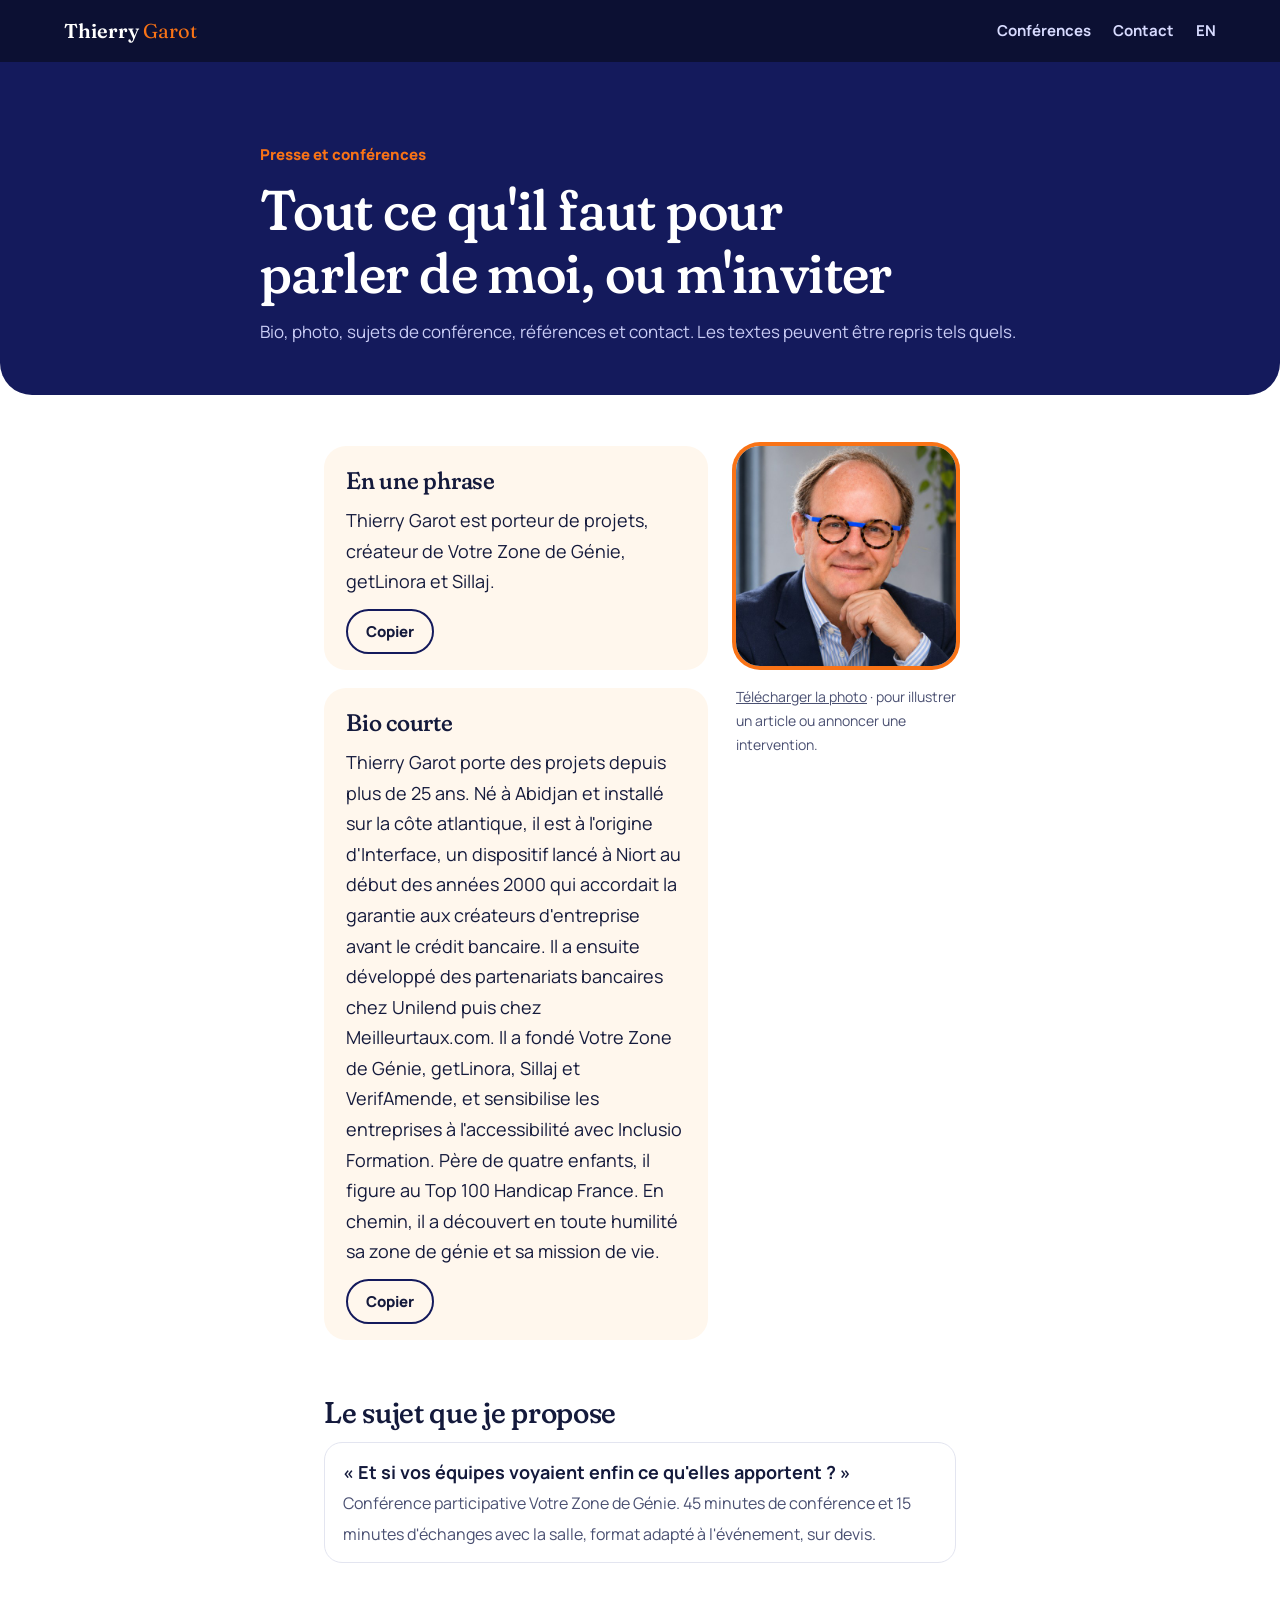
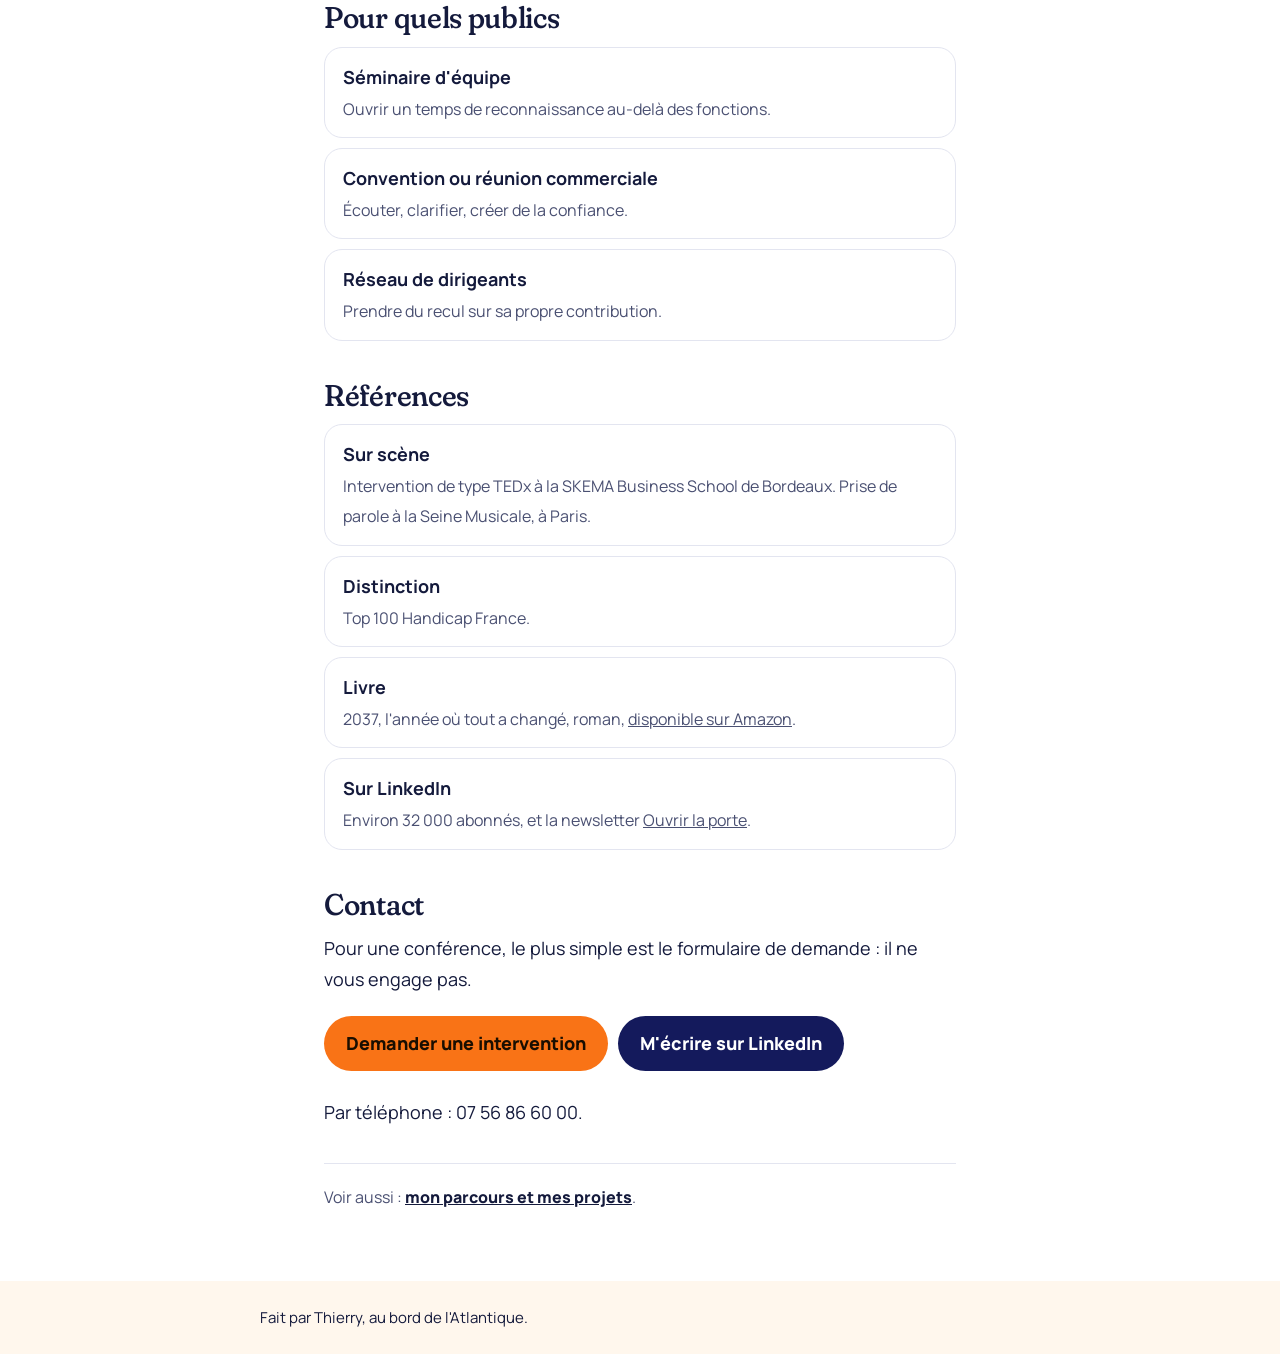
<file: presse/index.html>
<!DOCTYPE html>
<html lang="fr">
<head>
<meta charset="utf-8">
<meta name="viewport" content="width=device-width, initial-scale=1">
<title>Presse et conférences · Thierry Garot</title>
<meta name="description" content="Bio, photo, sujets de conférence, références et contact de Thierry Garot, porteur de projets.">
<link rel="canonical" href="https://thierrygarot.fr/presse/">
<link rel="alternate" hreflang="fr" href="https://thierrygarot.fr/presse/">
<link rel="alternate" hreflang="en" href="https://thierrygarot.fr/en/press/">
<meta property="og:title" content="Presse et conférences · Thierry Garot">
<meta property="og:description" content="Bio, photo, sujets de conférence et contact.">
<meta property="og:url" content="https://thierrygarot.fr/presse/">
<meta property="og:image" content="https://thierrygarot.fr/img/og-thierry-garot.jpg">
<meta name="theme-color" content="#0c1033">
<link rel="icon" href="../img/icon-192.png">
<link href="https://fonts.googleapis.com/css2?family=Fraunces:ital,opsz,wght,SOFT@0,9..144,400..700,100;1,9..144,400..700,100&family=Manrope:wght@400;500;700;800&display=swap" rel="stylesheet">
<link rel="stylesheet" href="../articles/article.css">
<style>
.kit{display:grid;grid-template-columns:minmax(0,1fr) 220px;gap:28px;align-items:start}
.kit img{width:100%;height:auto;border-radius:24px;box-shadow:0 0 0 4px var(--orange)}
.bio{background:var(--cream);border-radius:22px;padding:22px 22px 16px;margin:0 0 18px}
.bio h2{font-size:24px;margin:0 0 10px}
.bio p{margin:0 0 12px}
.copy{min-height:44px;padding:10px 18px;border-radius:999px;border:2px solid var(--navy);background:transparent;color:var(--ink);font:800 15px Manrope,sans-serif;cursor:pointer}
.copy:focus-visible{outline:3px solid var(--orange);outline-offset:2px}
.list2{list-style:none;padding:0;margin:0 0 18px;display:grid;gap:10px}
.list2 li{border:1px solid var(--line);border-radius:18px;padding:14px 18px}
.list2 b{display:block}
.list2 span{color:var(--soft);font-size:16px}
.go{display:inline-flex;align-items:center;min-height:48px;padding:12px 22px;border-radius:999px;background:var(--orange);color:#1a0e00;font-weight:800;text-decoration:none;margin:4px 10px 8px 0}
.go.alt{background:var(--navy);color:#fff}
@media(max-width:640px){.kit{grid-template-columns:minmax(0,1fr)}.kit img{max-width:220px}}
</style>
<!-- Cloudflare Web Analytics --><script defer src='https://static.cloudflareinsights.com/beacon.min.js' data-cf-beacon='{"token": "925ede43cc304aaf8a6ef513f17c56c9"}'></script><!-- End Cloudflare Web Analytics -->
<script>(function(){try{var u='https://thierrygarot-stats.thierry-garot-17.workers.dev/hit',d=JSON.stringify({p:location.pathname,r:document.referrer,l:navigator.language});if(navigator.sendBeacon){navigator.sendBeacon(u,d)}else{fetch(u,{method:'POST',body:d,keepalive:true})}}catch(e){}})();</script>
</head>
<body>
<nav aria-label="Navigation"><a class="brand" href="../">Thierry <b>Garot</b></a><a class="l" href="../#conferences">Conférences</a><a class="l" href="../#contact">Contact</a><a class="l" href="../en/press/" hreflang="en" lang="en">EN</a></nav>
<header><div class="in"><span class="cat">Presse et conférences</span><h1>Tout ce qu'il faut pour parler de moi, ou m'inviter</h1><p>Bio, photo, sujets de conférence, références et contact. Les textes peuvent être repris tels quels.</p></div></header>
<main>
<div class="kit">
  <div>
    <section class="bio" aria-labelledby="b1">
      <h2 id="b1">En une phrase</h2>
      <p id="bioLine">Thierry Garot est porteur de projets, créateur de Votre Zone de Génie, getLinora et Sillaj.</p>
      <button class="copy" type="button" data-copy="bioLine">Copier</button>
    </section>
    <section class="bio" aria-labelledby="b2">
      <h2 id="b2">Bio courte</h2>
      <p id="bioShort">Thierry Garot porte des projets depuis plus de 25 ans. Né à Abidjan et installé sur la côte atlantique, il est à l'origine d'Interface, un dispositif lancé à Niort au début des années 2000 qui accordait la garantie aux créateurs d'entreprise avant le crédit bancaire. Il a ensuite développé des partenariats bancaires chez Unilend puis chez Meilleurtaux.com. Il a fondé Votre Zone de Génie, getLinora, Sillaj et VerifAmende, et sensibilise les entreprises à l'accessibilité avec Inclusio Formation. Père de quatre enfants, il figure au Top 100 Handicap France. En chemin, il a découvert en toute humilité sa zone de génie et sa mission de vie.</p>
      <button class="copy" type="button" data-copy="bioShort">Copier</button>
    </section>
  </div>
  <figure style="margin:0">
    <img src="../img/thierry-garot.jpg" width="560" height="560" alt="Portrait de Thierry Garot à son bureau, souriant, lunettes rondes, menton posé sur la main">
    <figcaption style="font-size:14px;color:var(--soft);margin-top:10px"><a href="../img/thierry-garot.jpg" download>Télécharger la photo</a> · pour illustrer un article ou annoncer une intervention.</figcaption>
  </figure>
</div>

<h2>Le sujet que je propose</h2>
<ul class="list2">
  <li><b>« Et si vos équipes voyaient enfin ce qu'elles apportent ? »</b><span>Conférence participative Votre Zone de Génie. 45 minutes de conférence et 15 minutes d'échanges avec la salle, format adapté à l'événement, sur devis.</span></li>
</ul>
<h2>Pour quels publics</h2>
<ul class="list2">
  <li><b>Séminaire d'équipe</b><span>Ouvrir un temps de reconnaissance au-delà des fonctions.</span></li>
  <li><b>Convention ou réunion commerciale</b><span>Écouter, clarifier, créer de la confiance.</span></li>
  <li><b>Réseau de dirigeants</b><span>Prendre du recul sur sa propre contribution.</span></li>
</ul>
<h2>Références</h2>
<ul class="list2">
  <li><b>Sur scène</b><span>Intervention de type TEDx à la SKEMA Business School de Bordeaux. Prise de parole à la Seine Musicale, à Paris.</span></li>
  <li><b>Distinction</b><span>Top 100 Handicap France.</span></li>
  <li><b>Livre</b><span>2037, l'année où tout a changé, roman, <a href="https://www.amazon.fr/dp/B0FYFWJ9XP">disponible sur Amazon</a>.</span></li>
  <li><b>Sur LinkedIn</b><span>Environ 32 000 abonnés, et la newsletter <a href="https://www.linkedin.com/newsletters/ouvrir-la-porte-7527429431049584640/">Ouvrir la porte</a>.</span></li>
</ul>
<h2>Contact</h2>
<p>Pour une conférence, le plus simple est le formulaire de demande : il ne vous engage pas.</p>
<p><a class="go" href="https://votrezonedegenie.fr/conference/#projet">Demander une intervention</a><a class="go alt" href="https://www.linkedin.com/in/thierry-garot">M'écrire sur LinkedIn</a></p>
<p>Par téléphone : 07 56 86 60 00.</p>
<p class="sign">Voir aussi : <a href="../">mon parcours et mes projets</a>.</p>
</main>
<footer><div>Fait par Thierry, au bord de l'Atlantique.</div></footer>
<script>
{
for(const b of document.querySelectorAll('.copy')){
  b.addEventListener('click',async()=>{
    const t=document.getElementById(b.dataset.copy).textContent;
    try{await navigator.clipboard.writeText(t);b.textContent='Copié'}catch(e){b.textContent='Sélectionnez le texte pour le copier'}
    setTimeout(()=>{b.textContent='Copier'},2500);
  });
}
}
</script>
</body>
</html>
</file>
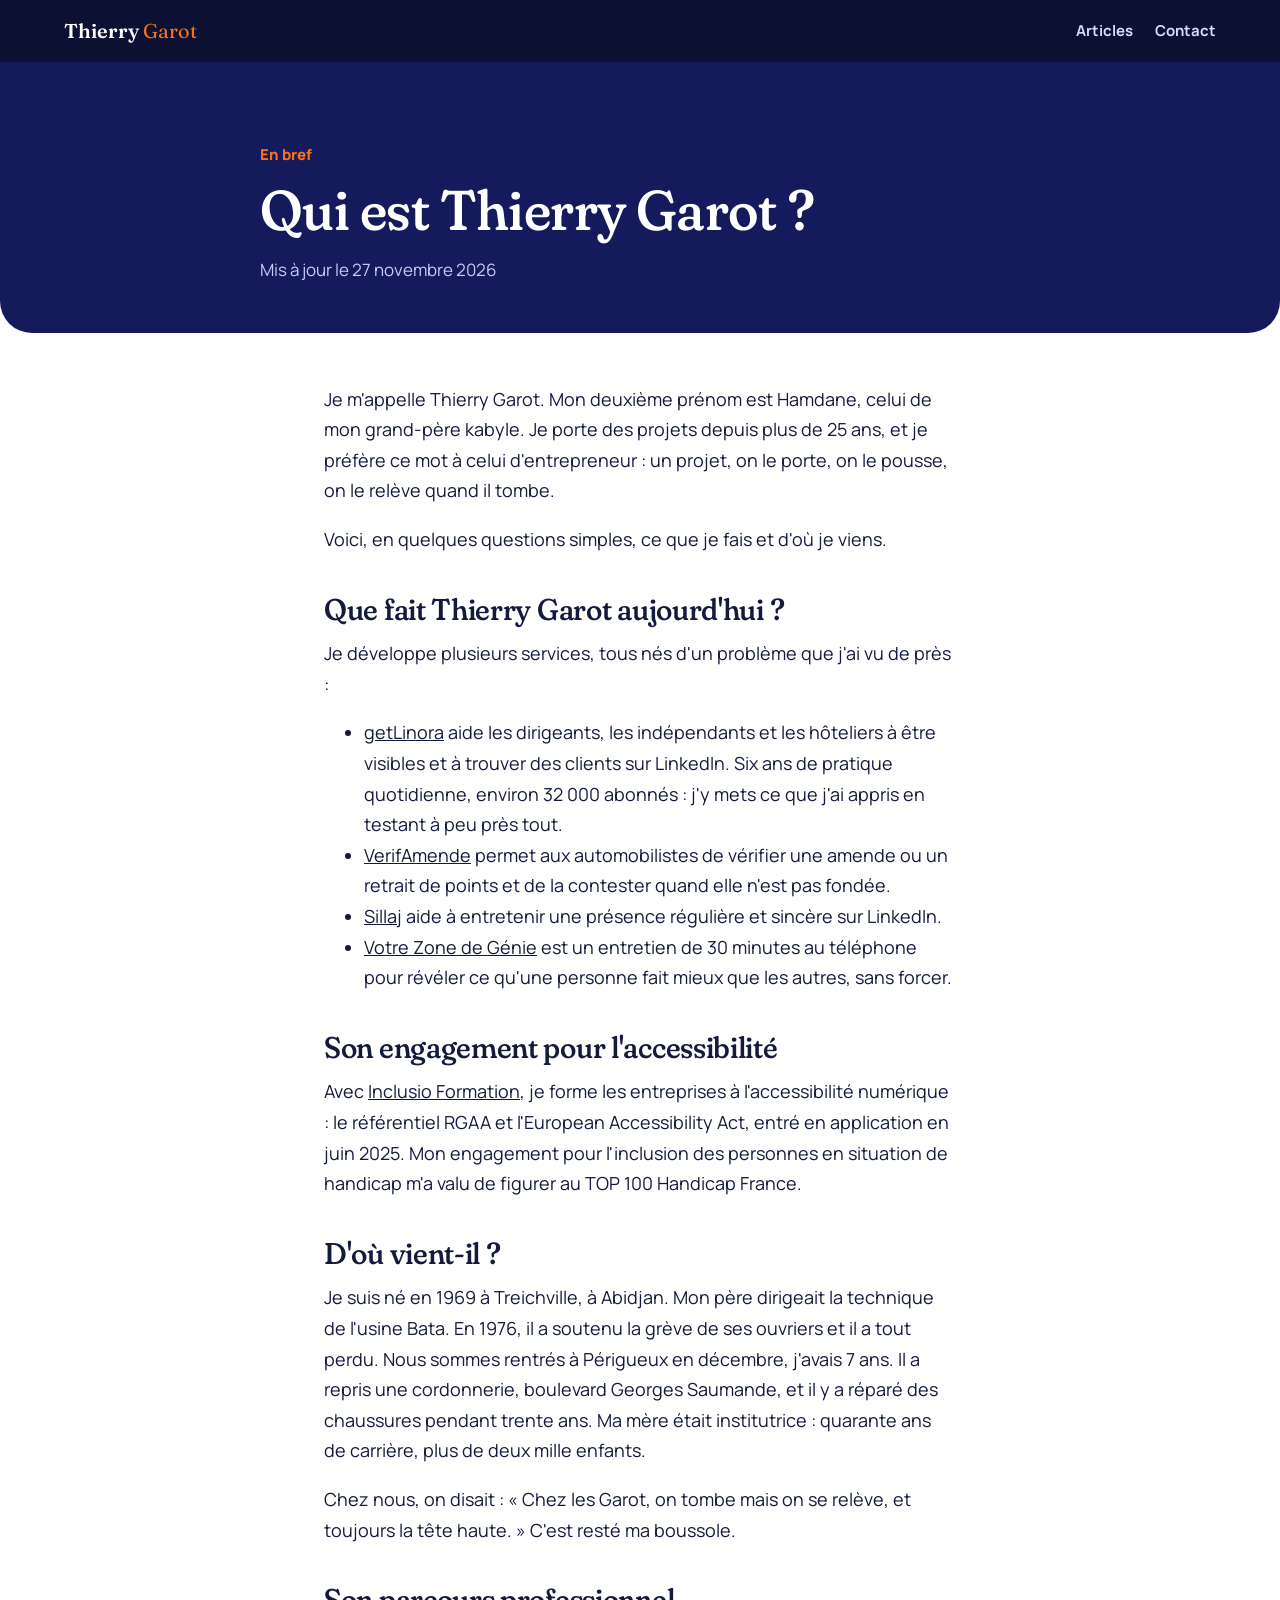
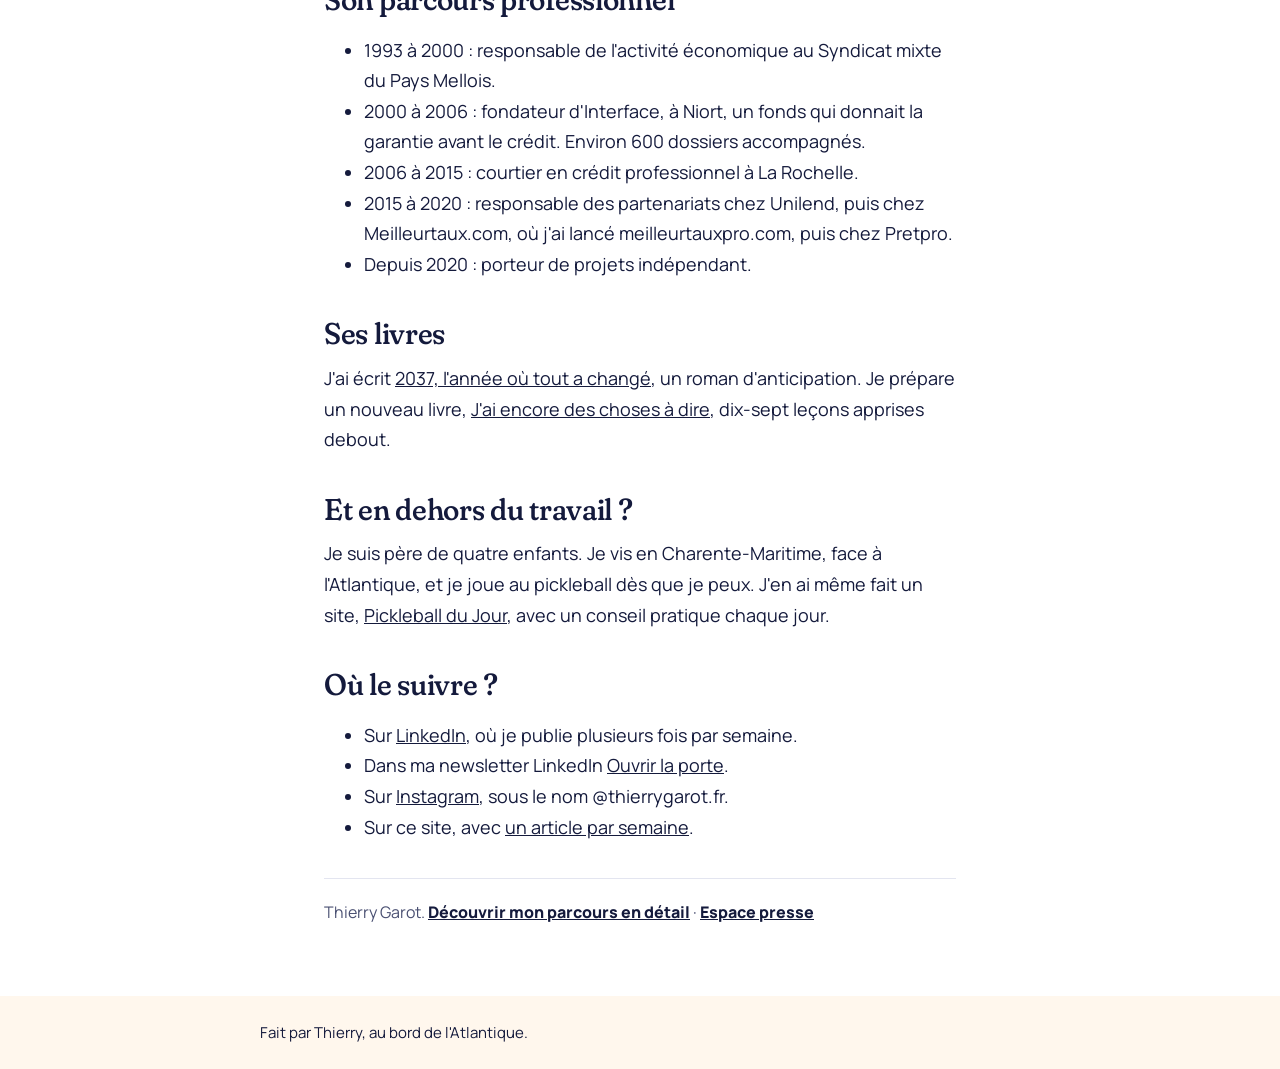
<file: qui-est-thierry-garot/index.html>
<!DOCTYPE html>
<html lang="fr">
<head>
<meta charset="utf-8">
<meta name="viewport" content="width=device-width, initial-scale=1">
<link rel="icon" href="data:image/svg+xml,%3Csvg xmlns=%22http://www.w3.org/2000/svg%22 viewBox=%220 0 64 64%22%3E%3Crect width=%2264%22 height=%2264%22 rx=%2212%22 fill=%22%23141a5c%22/%3E%3Cpath d=%22M10 44 C24 20 40 52 54 22%22 fill=%22none%22 stroke=%22%23F97316%22 stroke-width=%227%22 stroke-linecap=%22round%22/%3E%3C/svg%3E">
<link rel="manifest" href="../manifest.webmanifest">
<link rel="apple-touch-icon" href="../img/apple-touch-icon.png">
<meta name="theme-color" content="#0c1033">
<meta name="robots" content="index, follow, max-image-preview:large">
<title>Qui est Thierry Garot ? Porteur de projets, fondateur de getLinora et VerifAmende</title>
<meta name="description" content="Thierry Garot, porteur de projets depuis 25 ans : fondateur de getLinora, VerifAmende et Sillaj, formateur en accessibilité numérique, TOP 100 Handicap France, auteur du roman 2037.">
<link rel="canonical" href="https://thierrygarot.fr/qui-est-thierry-garot/">
<meta property="og:type" content="profile">
<meta property="og:title" content="Qui est Thierry Garot ?">
<meta property="og:description" content="Porteur de projets depuis 25 ans, fondateur de getLinora, VerifAmende et Sillaj, TOP 100 Handicap France.">
<meta property="og:url" content="https://thierrygarot.fr/qui-est-thierry-garot/">
<meta property="og:locale" content="fr_FR">
<meta property="og:image" content="https://thierrygarot.fr/img/og-thierry-garot.jpg">
<meta name="twitter:card" content="summary_large_image">
<link href="https://fonts.googleapis.com/css2?family=Fraunces:ital,opsz,wght,SOFT@0,9..144,400..700,100;1,9..144,400..700,100&family=Manrope:wght@400;500;700;800&display=swap" rel="stylesheet">
<link rel="stylesheet" href="../articles/article.css">
<script type="application/ld+json">
{"@context":"https://schema.org","@graph":[
{"@type":"ProfilePage","@id":"https://thierrygarot.fr/qui-est-thierry-garot/","url":"https://thierrygarot.fr/qui-est-thierry-garot/","name":"Qui est Thierry Garot ?","inLanguage":"fr","dateModified":"2026-11-27","mainEntity":{"@id":"https://thierrygarot.fr/#person"}},
{"@type":"Person","@id":"https://thierrygarot.fr/#person","name":"Thierry Garot","alternateName":"Thierry Hamdane Garot","url":"https://thierrygarot.fr/","image":"https://thierrygarot.fr/img/thierry-garot.jpg","jobTitle":"Porteur de projets","birthPlace":"Abidjan"},
{"@type":"FAQPage","mainEntity":[
{"@type":"Question","name":"Qui est Thierry Garot ?","acceptedAnswer":{"@type":"Answer","text":"Thierry Garot est un porteur de projets français, actif depuis plus de 25 ans. Il a fondé getLinora, VerifAmende et Sillaj, il forme à l'accessibilité numérique avec Inclusio Formation et il figure au TOP 100 Handicap France. Il est aussi l'auteur du roman 2037."}},
{"@type":"Question","name":"Que fait Thierry Garot aujourd'hui ?","acceptedAnswer":{"@type":"Answer","text":"Il développe getLinora (visibilité et prospection sur LinkedIn), VerifAmende (vérification et contestation des amendes et des points de permis), Sillaj, ainsi que Votre Zone de Génie, un entretien de 30 minutes pour révéler ce qu'une personne fait de mieux."}},
{"@type":"Question","name":"Où vit Thierry Garot ?","acceptedAnswer":{"@type":"Answer","text":"Né à Abidjan en Côte d'Ivoire, arrivé en France à 7 ans, il vit aujourd'hui en Charente-Maritime, au bord de l'Atlantique."}},
{"@type":"Question","name":"Quels livres a écrit Thierry Garot ?","acceptedAnswer":{"@type":"Answer","text":"Il est l'auteur du roman d'anticipation 2037, l'année où tout a changé, disponible sur Amazon. Un nouveau livre, J'ai encore des choses à dire, est en préparation."}}
]}
]}
</script>
<script defer src='https://static.cloudflareinsights.com/beacon.min.js' data-cf-beacon='{"token": "925ede43cc304aaf8a6ef513f17c56c9"}'></script>
<script>(function(){try{var u='https://thierrygarot-stats.thierry-garot-17.workers.dev/hit',d=JSON.stringify({p:location.pathname,r:document.referrer,l:navigator.language});if(navigator.sendBeacon){navigator.sendBeacon(u,d)}else{fetch(u,{method:'POST',body:d,keepalive:true})}}catch(e){}})();</script>
</head>
<body>
<nav aria-label="Navigation"><a class="brand" href="../">Thierry <b>Garot</b></a><a class="l" href="../articles/">Articles</a><a class="l" href="../#contact">Contact</a></nav>
<header><div class="in"><span class="cat">En bref</span><h1>Qui est Thierry Garot ?</h1><p>Mis à jour le 27 novembre 2026</p></div></header>
<main>
<p>Je m'appelle Thierry Garot. Mon deuxième prénom est Hamdane, celui de mon grand-père kabyle. Je porte des projets depuis plus de 25 ans, et je préfère ce mot à celui d'entrepreneur : un projet, on le porte, on le pousse, on le relève quand il tombe.</p>
<p>Voici, en quelques questions simples, ce que je fais et d'où je viens.</p>

<h2>Que fait Thierry Garot aujourd'hui ?</h2>
<p>Je développe plusieurs services, tous nés d'un problème que j'ai vu de près :</p>
<ul>
<li><a href="https://getlinora.fr">getLinora</a> aide les dirigeants, les indépendants et les hôteliers à être visibles et à trouver des clients sur LinkedIn. Six ans de pratique quotidienne, environ 32 000 abonnés : j'y mets ce que j'ai appris en testant à peu près tout.</li>
<li><a href="https://verifamende.fr">VerifAmende</a> permet aux automobilistes de vérifier une amende ou un retrait de points et de la contester quand elle n'est pas fondée.</li>
<li><a href="https://sillaj.me">Sillaj</a> aide à entretenir une présence régulière et sincère sur LinkedIn.</li>
<li><a href="https://votrezonedegenie.fr">Votre Zone de Génie</a> est un entretien de 30 minutes au téléphone pour révéler ce qu'une personne fait mieux que les autres, sans forcer.</li>
</ul>

<h2>Son engagement pour l'accessibilité</h2>
<p>Avec <a href="https://inclusio-formation.com">Inclusio Formation</a>, je forme les entreprises à l'accessibilité numérique : le référentiel RGAA et l'European Accessibility Act, entré en application en juin 2025. Mon engagement pour l'inclusion des personnes en situation de handicap m'a valu de figurer au TOP 100 Handicap France.</p>

<h2>D'où vient-il ?</h2>
<p>Je suis né en 1969 à Treichville, à Abidjan. Mon père dirigeait la technique de l'usine Bata. En 1976, il a soutenu la grève de ses ouvriers et il a tout perdu. Nous sommes rentrés à Périgueux en décembre, j'avais 7 ans. Il a repris une cordonnerie, boulevard Georges Saumande, et il y a réparé des chaussures pendant trente ans. Ma mère était institutrice : quarante ans de carrière, plus de deux mille enfants.</p>
<p>Chez nous, on disait : « Chez les Garot, on tombe mais on se relève, et toujours la tête haute. » C'est resté ma boussole.</p>

<h2>Son parcours professionnel</h2>
<ul>
<li>1993 à 2000 : responsable de l'activité économique au Syndicat mixte du Pays Mellois.</li>
<li>2000 à 2006 : fondateur d'Interface, à Niort, un fonds qui donnait la garantie avant le crédit. Environ 600 dossiers accompagnés.</li>
<li>2006 à 2015 : courtier en crédit professionnel à La Rochelle.</li>
<li>2015 à 2020 : responsable des partenariats chez Unilend, puis chez Meilleurtaux.com, où j'ai lancé meilleurtauxpro.com, puis chez Pretpro.</li>
<li>Depuis 2020 : porteur de projets indépendant.</li>
</ul>

<h2>Ses livres</h2>
<p>J'ai écrit <a href="https://www.amazon.fr/dp/B0FYFWJ9XP">2037, l'année où tout a changé</a>, un roman d'anticipation. Je prépare un nouveau livre, <a href="../livre/">J'ai encore des choses à dire</a>, dix-sept leçons apprises debout.</p>

<h2>Et en dehors du travail ?</h2>
<p>Je suis père de quatre enfants. Je vis en Charente-Maritime, face à l'Atlantique, et je joue au pickleball dès que je peux. J'en ai même fait un site, <a href="https://pickleballdujour.fr">Pickleball du Jour</a>, avec un conseil pratique chaque jour.</p>

<h2>Où le suivre ?</h2>
<ul>
<li>Sur <a href="https://www.linkedin.com/in/thierry-garot">LinkedIn</a>, où je publie plusieurs fois par semaine.</li>
<li>Dans ma newsletter LinkedIn <a href="https://www.linkedin.com/newsletters/ouvrir-la-porte-7527429431049584640/">Ouvrir la porte</a>.</li>
<li>Sur <a href="https://www.instagram.com/thierrygarot.fr/">Instagram</a>, sous le nom @thierrygarot.fr.</li>
<li>Sur ce site, avec <a href="../articles/">un article par semaine</a>.</li>
</ul>
<p class="sign">Thierry Garot. <a href="../">Découvrir mon parcours en détail</a> · <a href="../presse/">Espace presse</a></p>
</main>
<footer><div>Fait par Thierry, au bord de l'Atlantique.</div></footer>
<script>try{if('serviceWorker' in navigator&&location.hostname.endsWith('thierrygarot.fr'))navigator.serviceWorker.register('/sw.js')}catch(e){}</script>
</body>
</html>
</file>
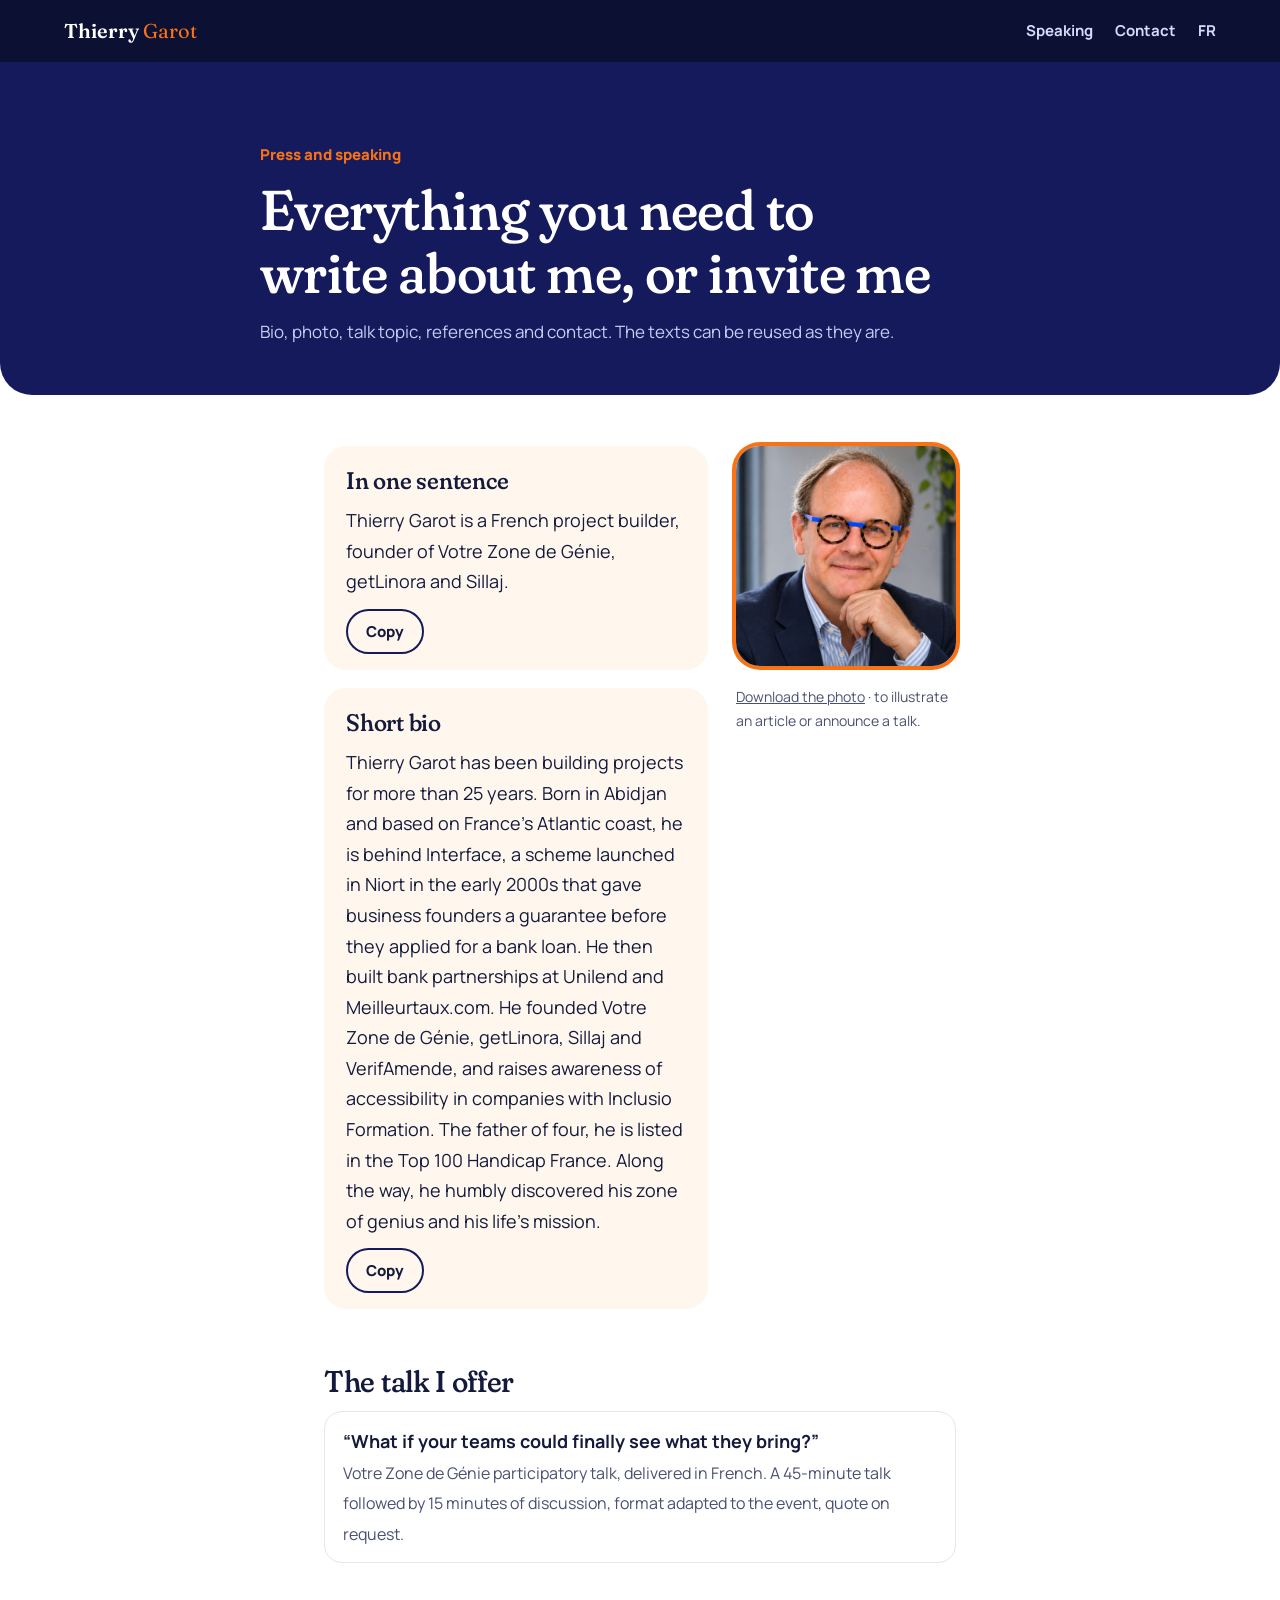
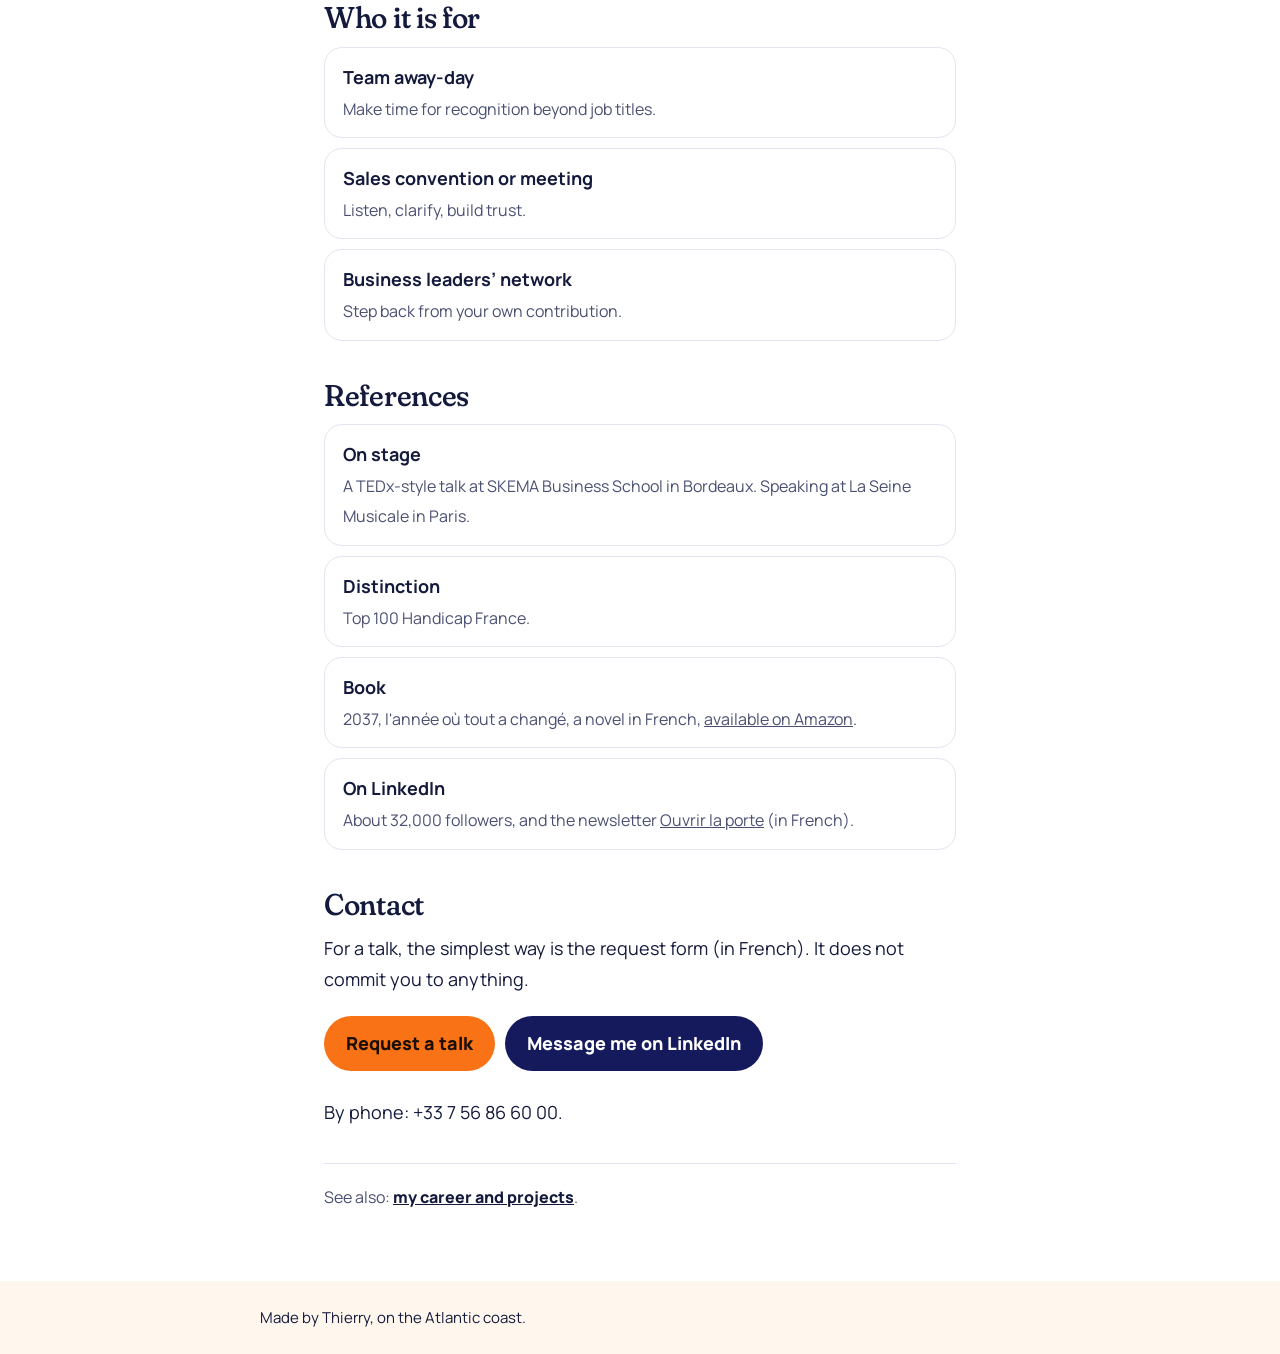
<file: en/press/index.html>
<!DOCTYPE html>
<html lang="en">
<head>
<meta charset="utf-8">
<meta name="viewport" content="width=device-width, initial-scale=1">
<title>Press and speaking · Thierry Garot</title>
<meta name="description" content="Bio, photo, talk topic, references and contact for Thierry Garot, project builder.">
<link rel="canonical" href="https://thierrygarot.fr/en/press/">
<link rel="alternate" hreflang="fr" href="https://thierrygarot.fr/presse/">
<link rel="alternate" hreflang="en" href="https://thierrygarot.fr/en/press/">
<meta property="og:title" content="Press and speaking · Thierry Garot">
<meta property="og:description" content="Bio, photo, talk topic and contact.">
<meta property="og:url" content="https://thierrygarot.fr/en/press/">
<meta property="og:image" content="https://thierrygarot.fr/img/og-thierry-garot.jpg">
<meta name="theme-color" content="#0c1033">
<link rel="icon" href="../../img/icon-192.png">
<link href="https://fonts.googleapis.com/css2?family=Fraunces:ital,opsz,wght,SOFT@0,9..144,400..700,100;1,9..144,400..700,100&family=Manrope:wght@400;500;700;800&display=swap" rel="stylesheet">
<link rel="stylesheet" href="../../articles/article.css">
<style>
.kit{display:grid;grid-template-columns:minmax(0,1fr) 220px;gap:28px;align-items:start}
.kit img{width:100%;height:auto;border-radius:24px;box-shadow:0 0 0 4px var(--orange)}
.bio{background:var(--cream);border-radius:22px;padding:22px 22px 16px;margin:0 0 18px}
.bio h2{font-size:24px;margin:0 0 10px}
.bio p{margin:0 0 12px}
.copy{min-height:44px;padding:10px 18px;border-radius:999px;border:2px solid var(--navy);background:transparent;color:var(--ink);font:800 15px Manrope,sans-serif;cursor:pointer}
.copy:focus-visible{outline:3px solid var(--orange);outline-offset:2px}
.list2{list-style:none;padding:0;margin:0 0 18px;display:grid;gap:10px}
.list2 li{border:1px solid var(--line);border-radius:18px;padding:14px 18px}
.list2 b{display:block}
.list2 span{color:var(--soft);font-size:16px}
.go{display:inline-flex;align-items:center;min-height:48px;padding:12px 22px;border-radius:999px;background:var(--orange);color:#1a0e00;font-weight:800;text-decoration:none;margin:4px 10px 8px 0}
.go.alt{background:var(--navy);color:#fff}
@media(max-width:640px){.kit{grid-template-columns:minmax(0,1fr)}.kit img{max-width:220px}}
</style>
<!-- Cloudflare Web Analytics --><script defer src='https://static.cloudflareinsights.com/beacon.min.js' data-cf-beacon='{"token": "925ede43cc304aaf8a6ef513f17c56c9"}'></script><!-- End Cloudflare Web Analytics -->
<script>(function(){try{var u='https://thierrygarot-stats.thierry-garot-17.workers.dev/hit',d=JSON.stringify({p:location.pathname,r:document.referrer,l:navigator.language});if(navigator.sendBeacon){navigator.sendBeacon(u,d)}else{fetch(u,{method:'POST',body:d,keepalive:true})}}catch(e){}})();</script>
</head>
<body>
<nav aria-label="Navigation"><a class="brand" href="../">Thierry <b>Garot</b></a><a class="l" href="../#conferences">Speaking</a><a class="l" href="../#contact">Contact</a><a class="l" href="../../presse/" hreflang="fr" lang="fr">FR</a></nav>
<header><div class="in"><span class="cat">Press and speaking</span><h1>Everything you need to write about me, or invite me</h1><p>Bio, photo, talk topic, references and contact. The texts can be reused as they are.</p></div></header>
<main>
<div class="kit">
  <div>
    <section class="bio" aria-labelledby="b1">
      <h2 id="b1">In one sentence</h2>
      <p id="bioLine">Thierry Garot is a French project builder, founder of Votre Zone de Génie, getLinora and Sillaj.</p>
      <button class="copy" type="button" data-copy="bioLine">Copy</button>
    </section>
    <section class="bio" aria-labelledby="b2">
      <h2 id="b2">Short bio</h2>
      <p id="bioShort">Thierry Garot has been building projects for more than 25 years. Born in Abidjan and based on France’s Atlantic coast, he is behind Interface, a scheme launched in Niort in the early 2000s that gave business founders a guarantee before they applied for a bank loan. He then built bank partnerships at Unilend and Meilleurtaux.com. He founded Votre Zone de Génie, getLinora, Sillaj and VerifAmende, and raises awareness of accessibility in companies with Inclusio Formation. The father of four, he is listed in the Top 100 Handicap France. Along the way, he humbly discovered his zone of genius and his life's mission.</p>
      <button class="copy" type="button" data-copy="bioShort">Copy</button>
    </section>
  </div>
  <figure style="margin:0">
    <img src="../../img/thierry-garot.jpg" width="560" height="560" alt="Portrait of Thierry Garot at his desk, smiling, round glasses, chin resting on his hand">
    <figcaption style="font-size:14px;color:var(--soft);margin-top:10px"><a href="../../img/thierry-garot.jpg" download>Download the photo</a> · to illustrate an article or announce a talk.</figcaption>
  </figure>
</div>

<h2>The talk I offer</h2>
<ul class="list2">
  <li><b>“What if your teams could finally see what they bring?”</b><span>Votre Zone de Génie participatory talk, delivered in French. A 45-minute talk followed by 15 minutes of discussion, format adapted to the event, quote on request.</span></li>
</ul>
<h2>Who it is for</h2>
<ul class="list2">
  <li><b>Team away-day</b><span>Make time for recognition beyond job titles.</span></li>
  <li><b>Sales convention or meeting</b><span>Listen, clarify, build trust.</span></li>
  <li><b>Business leaders’ network</b><span>Step back from your own contribution.</span></li>
</ul>
<h2>References</h2>
<ul class="list2">
  <li><b>On stage</b><span>A TEDx-style talk at SKEMA Business School in Bordeaux. Speaking at La Seine Musicale in Paris.</span></li>
  <li><b>Distinction</b><span>Top 100 Handicap France.</span></li>
  <li><b>Book</b><span>2037, l'année où tout a changé, a novel in French, <a href="https://www.amazon.fr/dp/B0FYFWJ9XP">available on Amazon</a>.</span></li>
  <li><b>On LinkedIn</b><span>About 32,000 followers, and the newsletter <a href="https://www.linkedin.com/newsletters/ouvrir-la-porte-7527429431049584640/">Ouvrir la porte</a> (in French).</span></li>
</ul>
<h2>Contact</h2>
<p>For a talk, the simplest way is the request form (in French). It does not commit you to anything.</p>
<p><a class="go" href="https://votrezonedegenie.fr/conference/#projet">Request a talk</a><a class="go alt" href="https://www.linkedin.com/in/thierry-garot">Message me on LinkedIn</a></p>
<p>By phone: +33 7 56 86 60 00.</p>
<p class="sign">See also: <a href="../">my career and projects</a>.</p>
</main>
<footer><div>Made by Thierry, on the Atlantic coast.</div></footer>
<script>
{
for(const b of document.querySelectorAll('.copy')){
  b.addEventListener('click',async()=>{
    const t=document.getElementById(b.dataset.copy).textContent;
    try{await navigator.clipboard.writeText(t);b.textContent='Copied'}catch(e){b.textContent='Select the text to copy it'}
    setTimeout(()=>{b.textContent='Copy'},2500);
  });
}
}
</script>
</body>
</html>
</file>
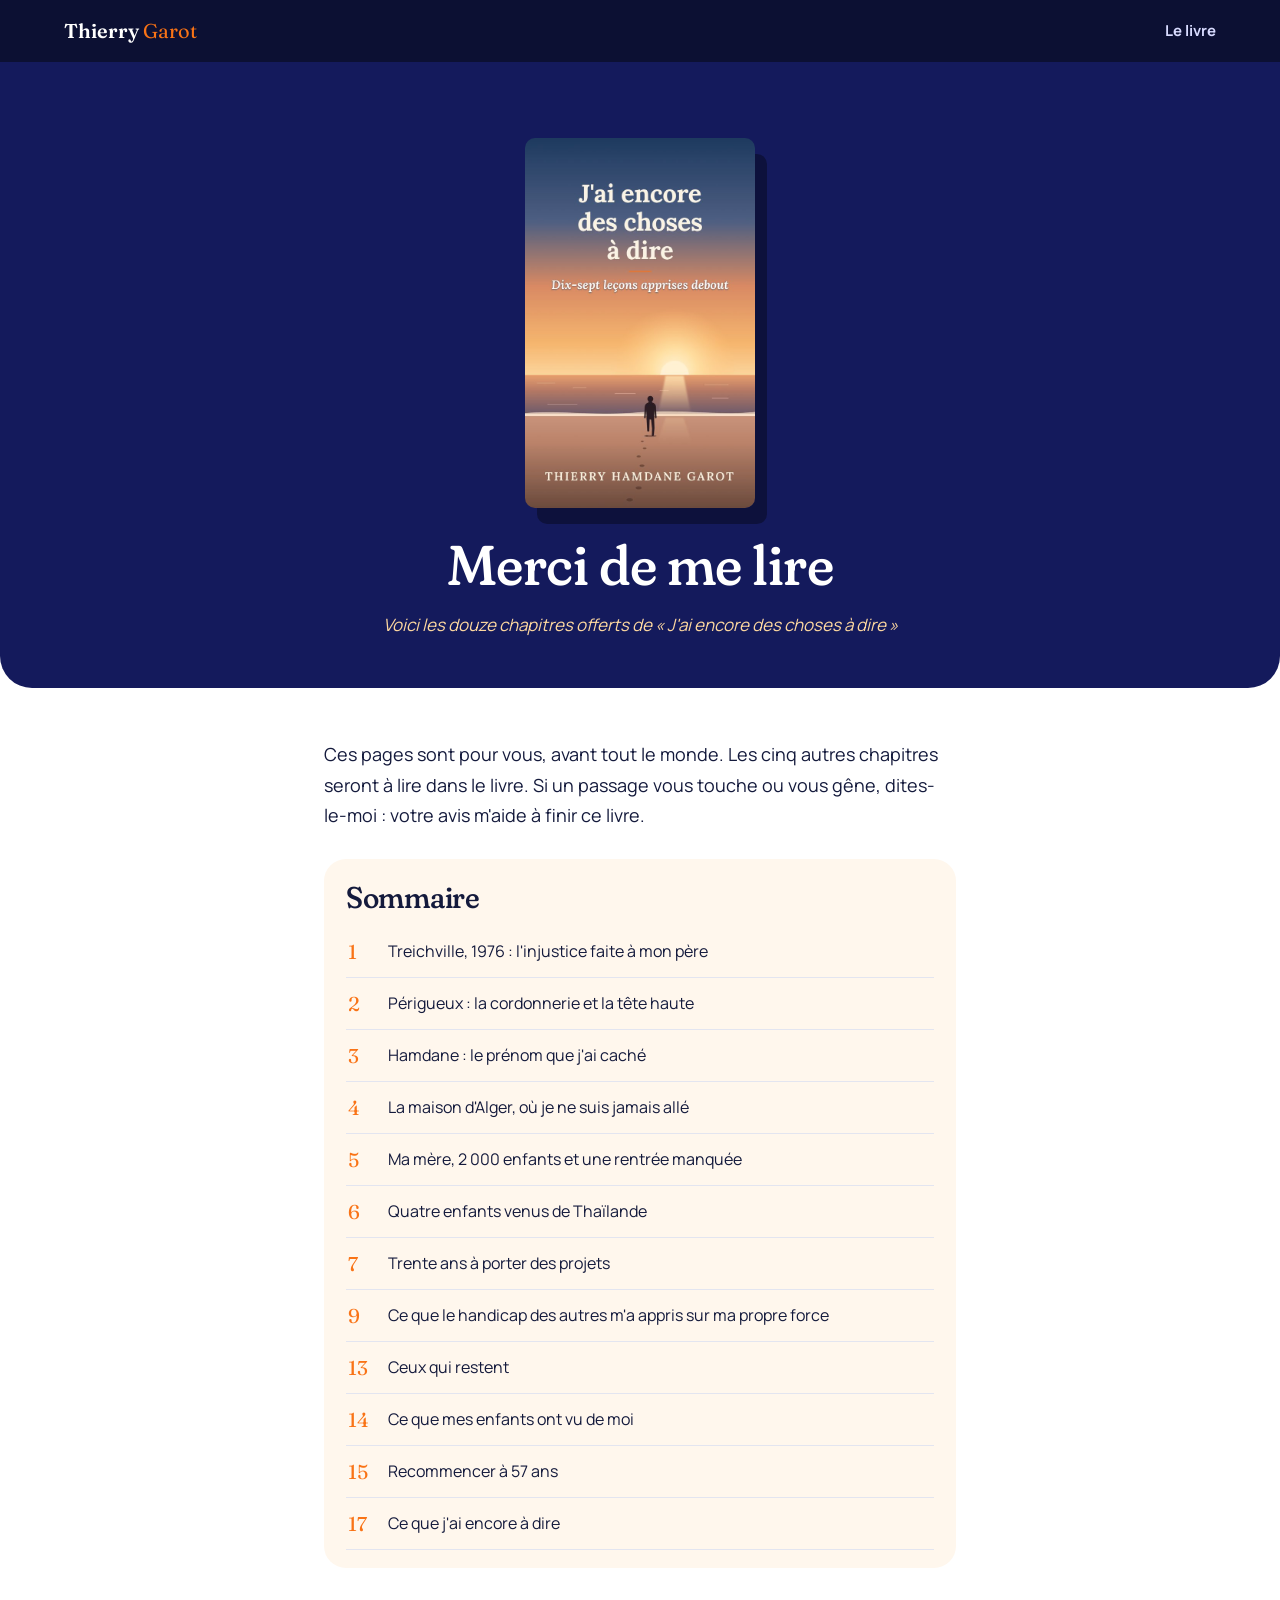
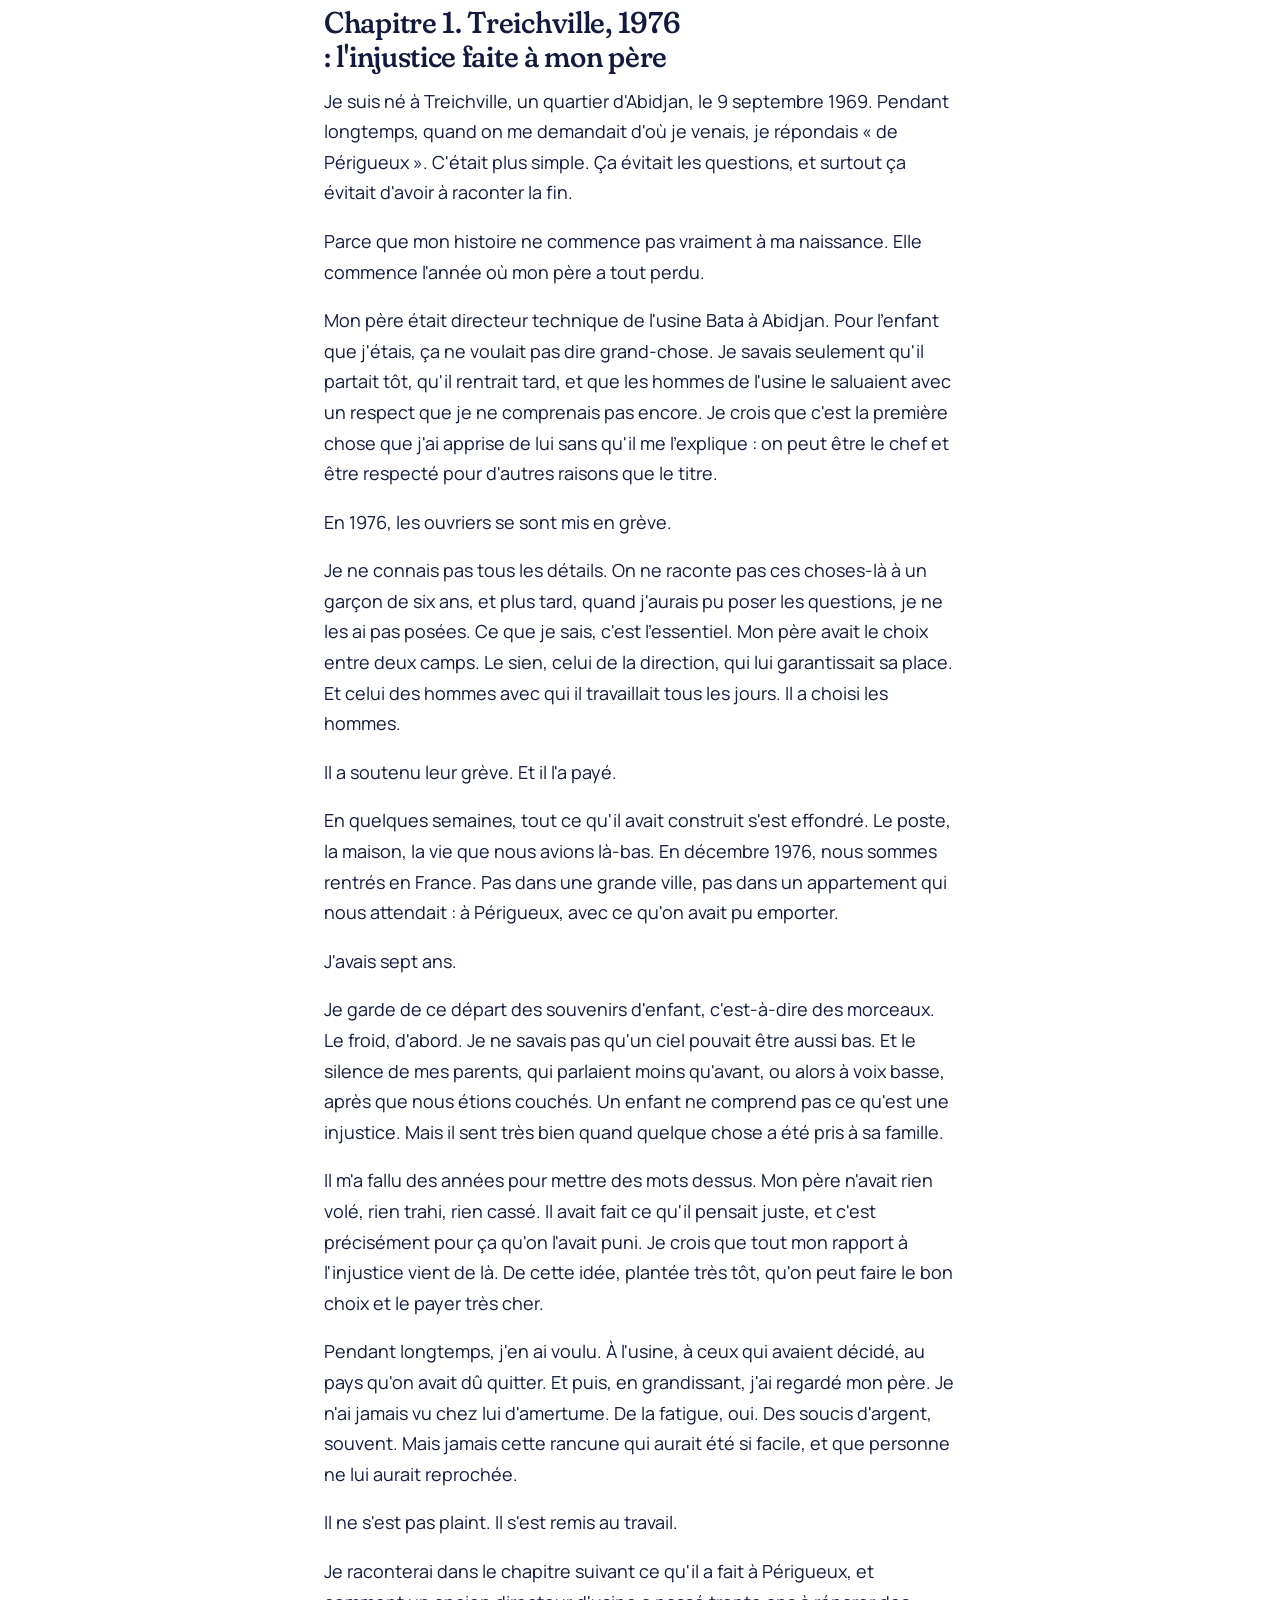
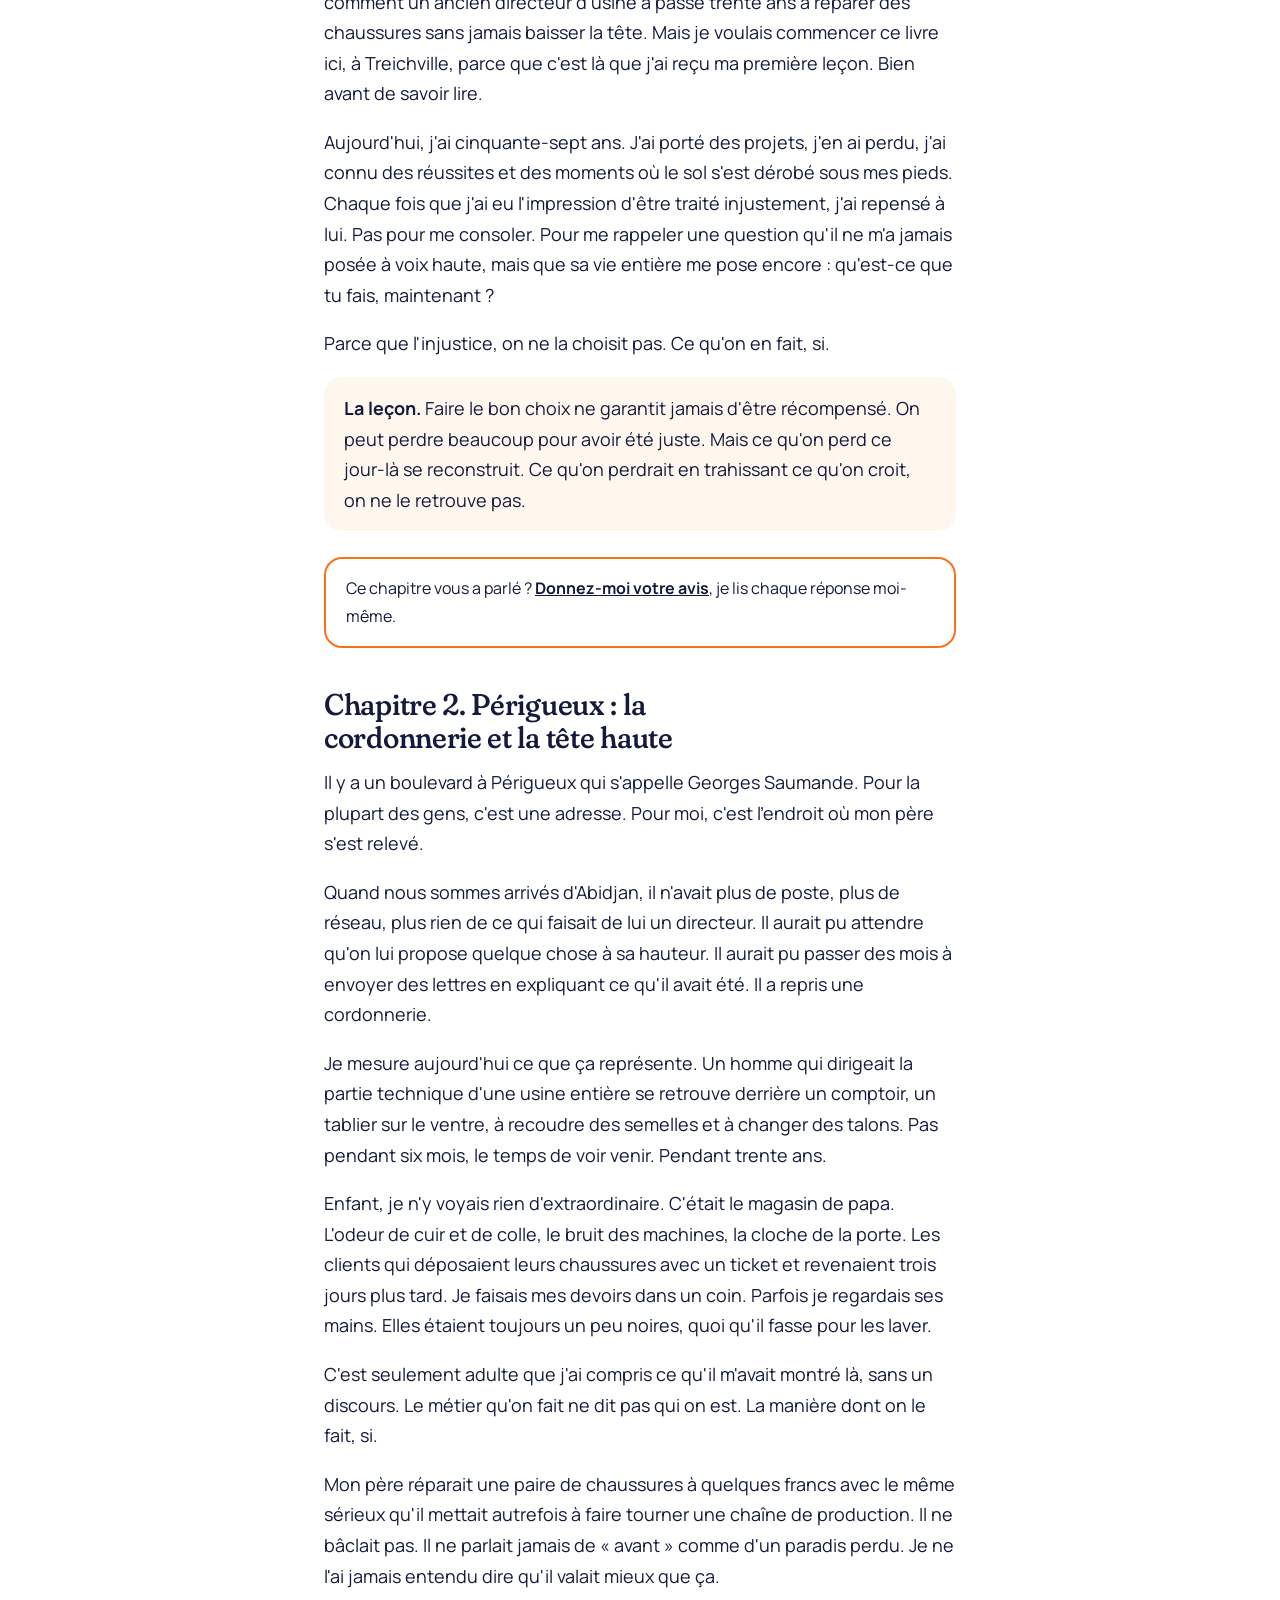
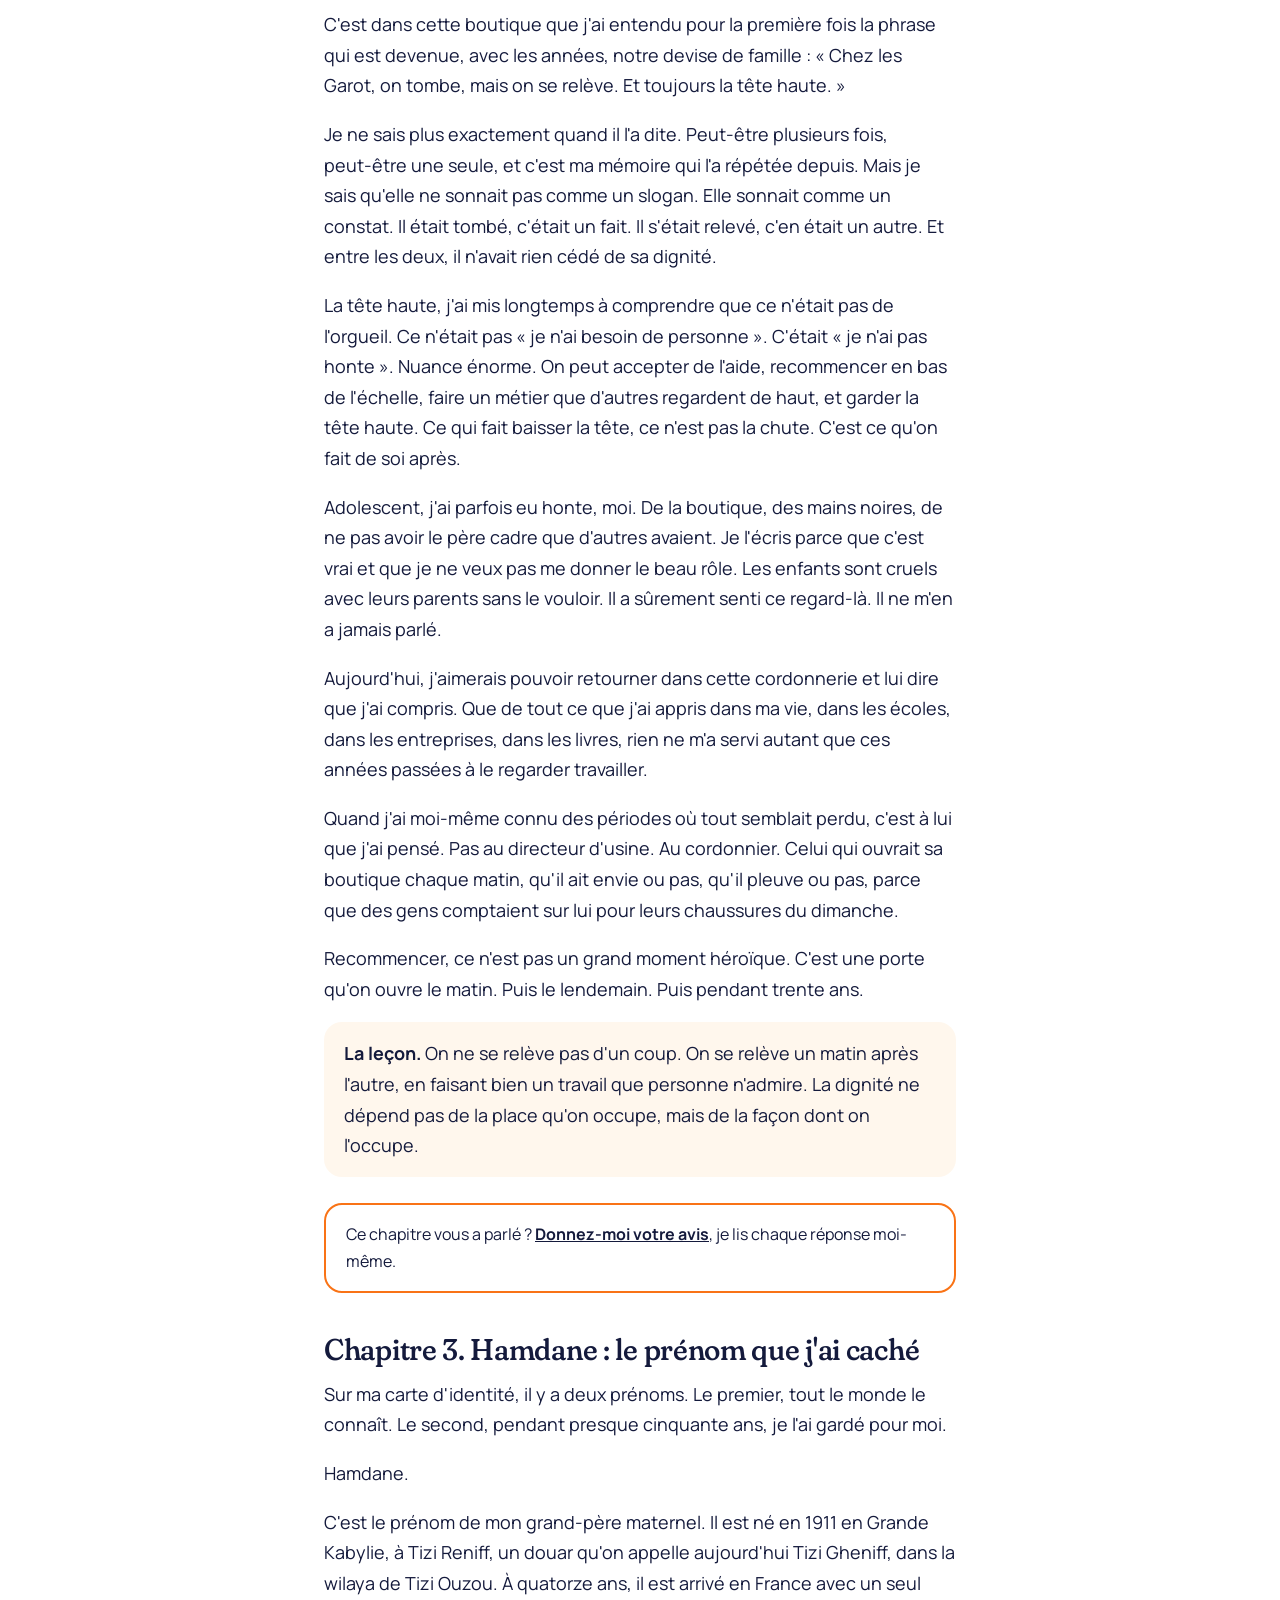
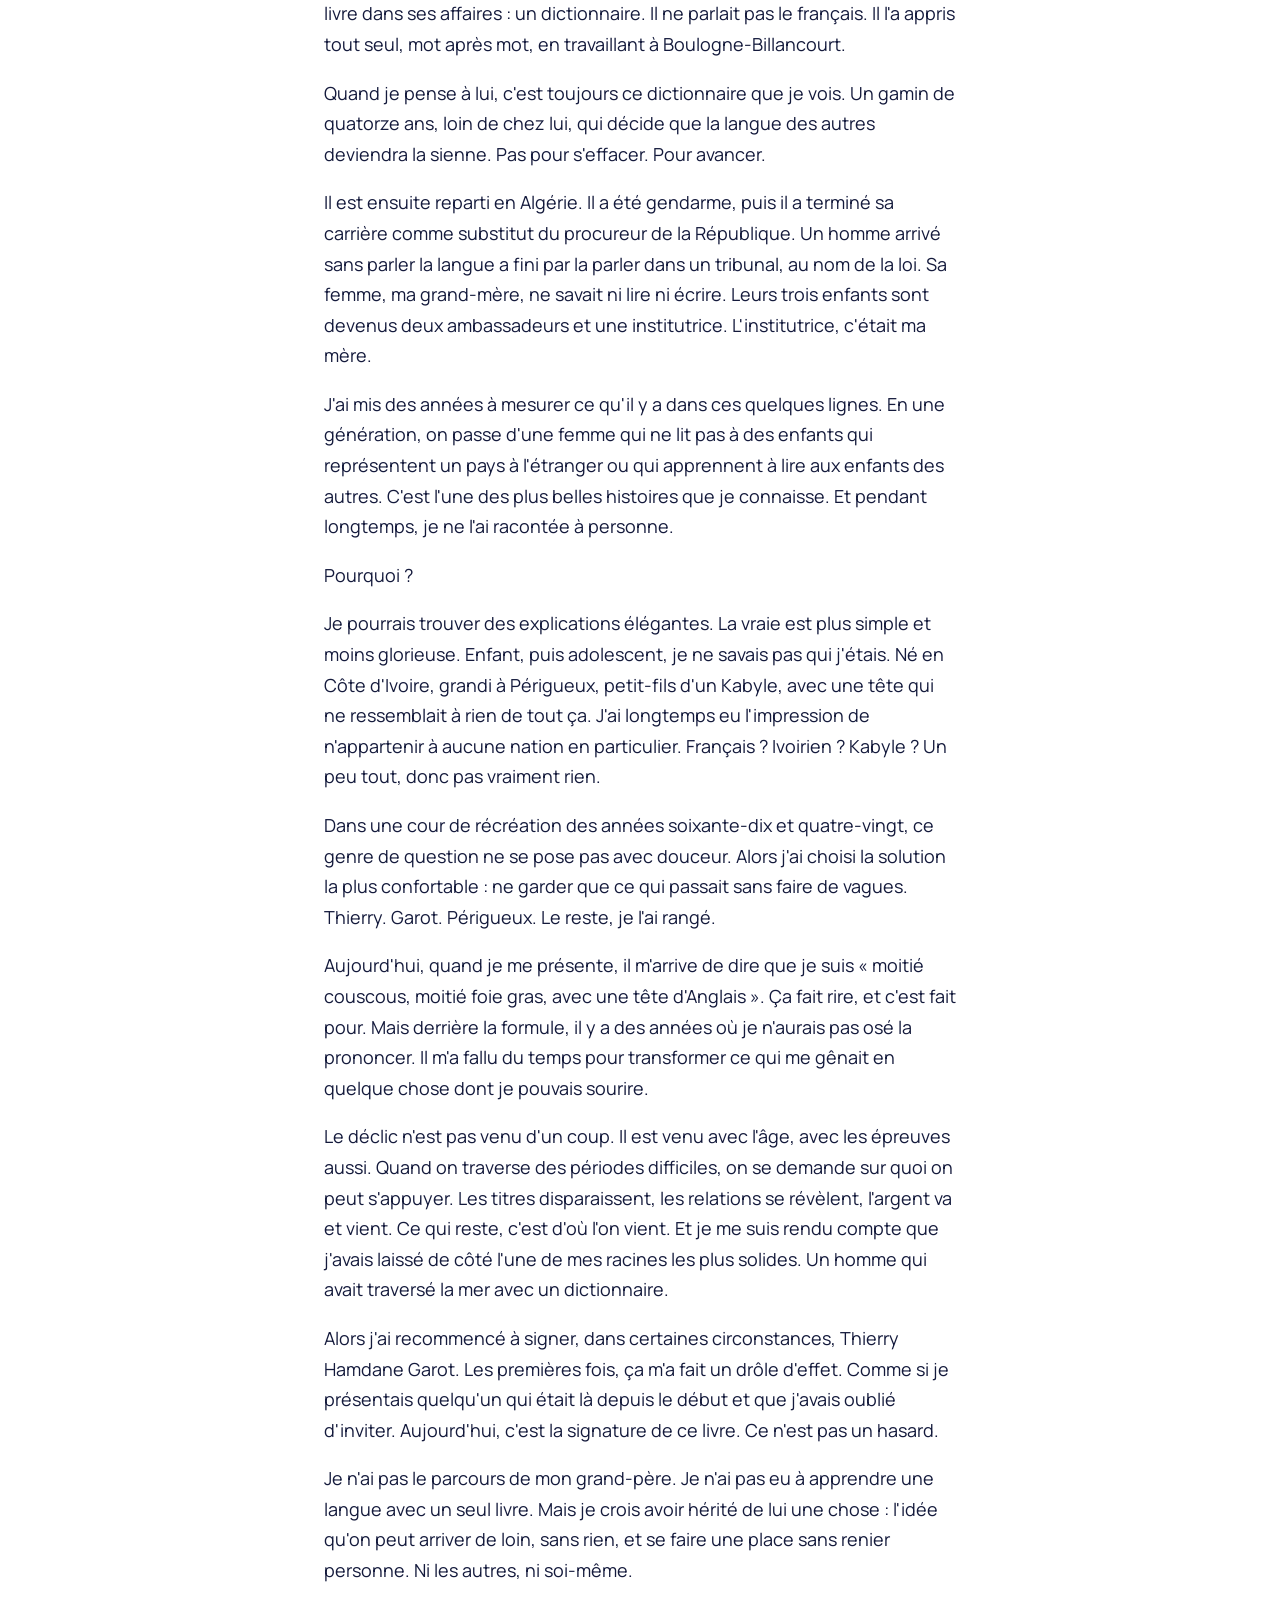
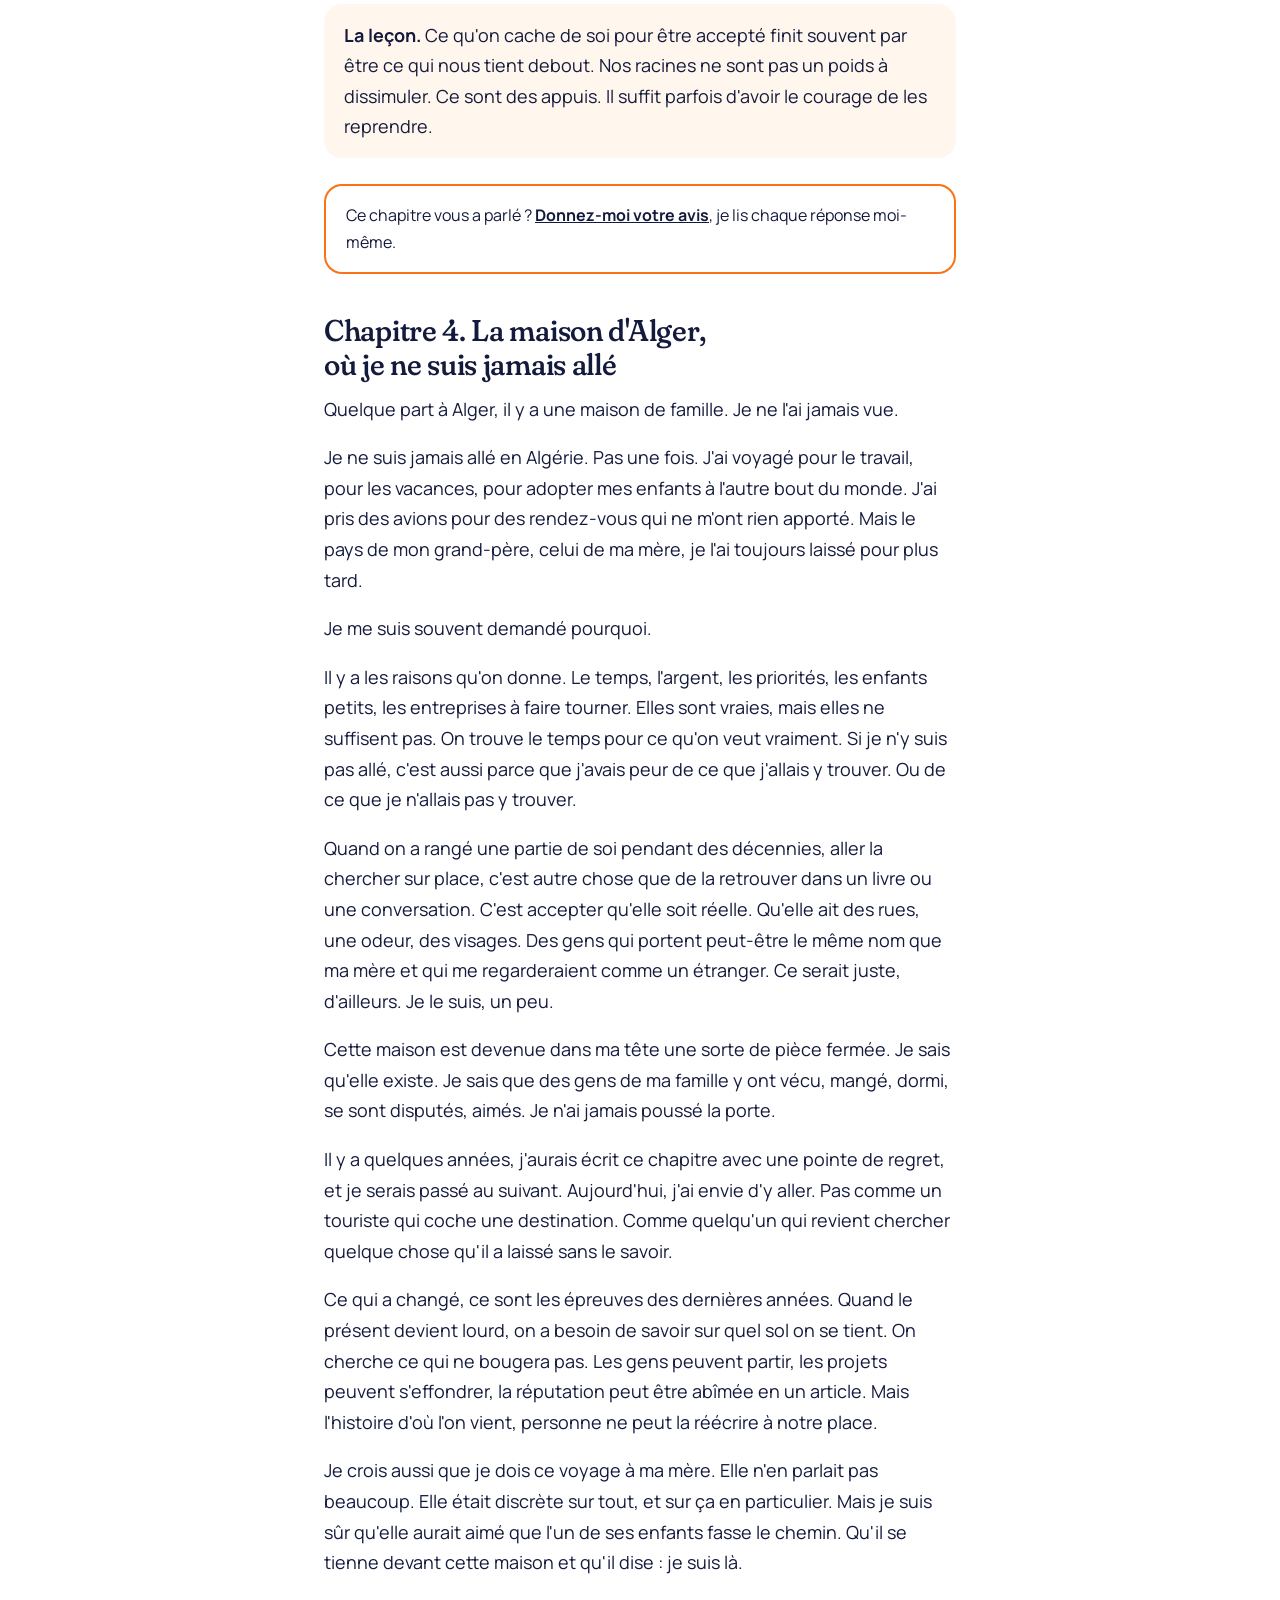
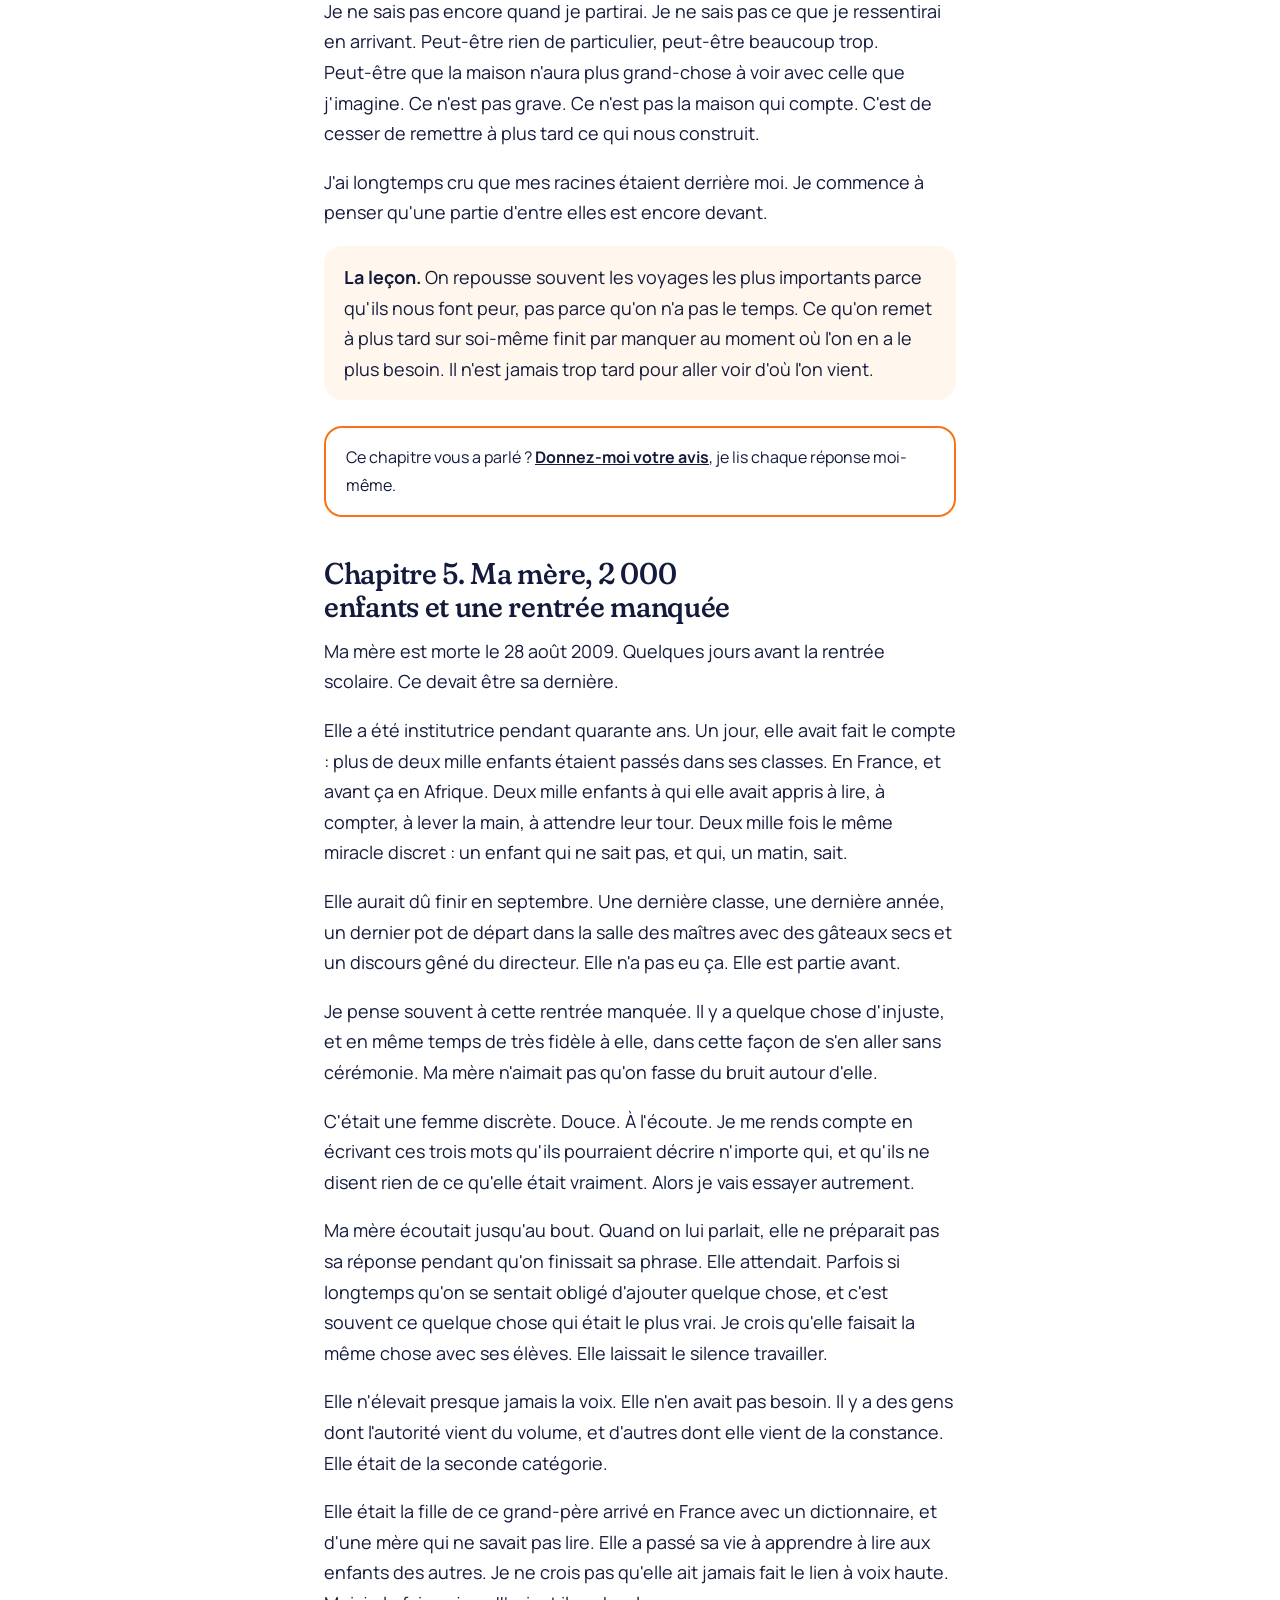
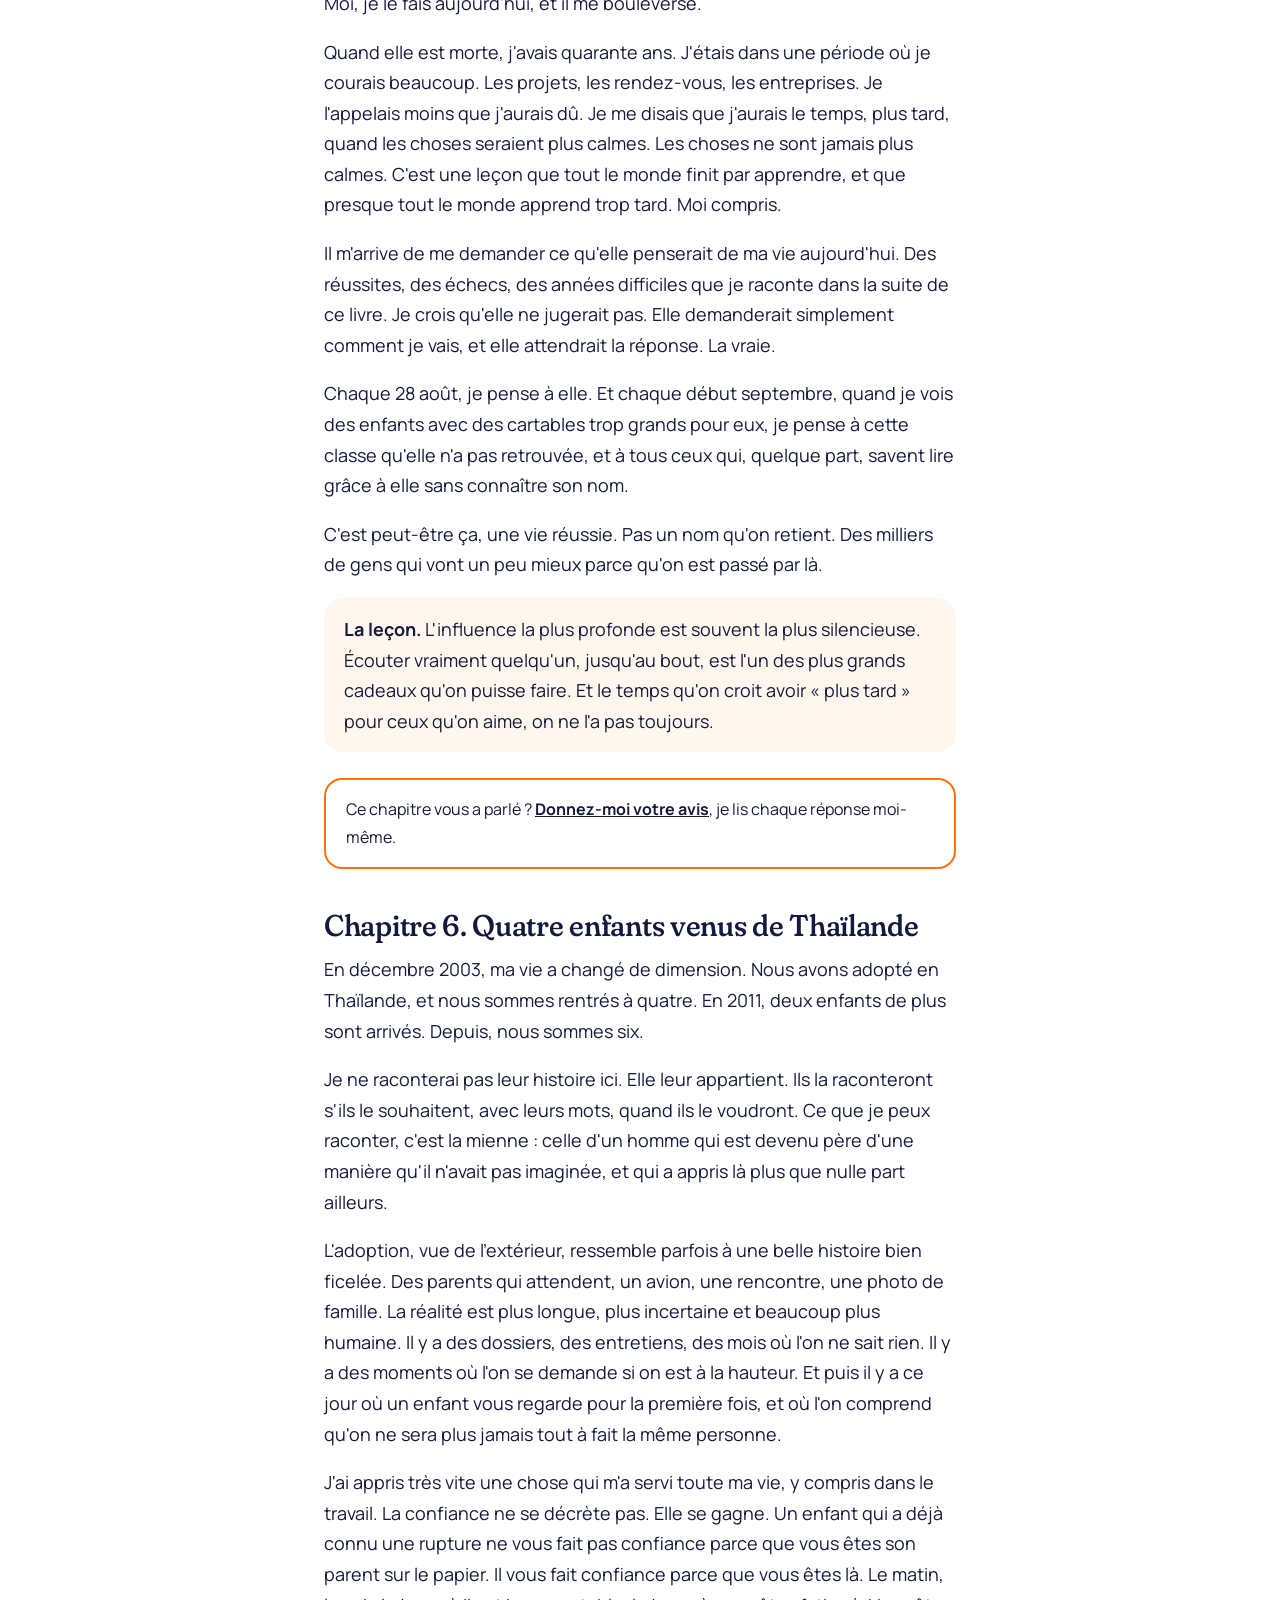
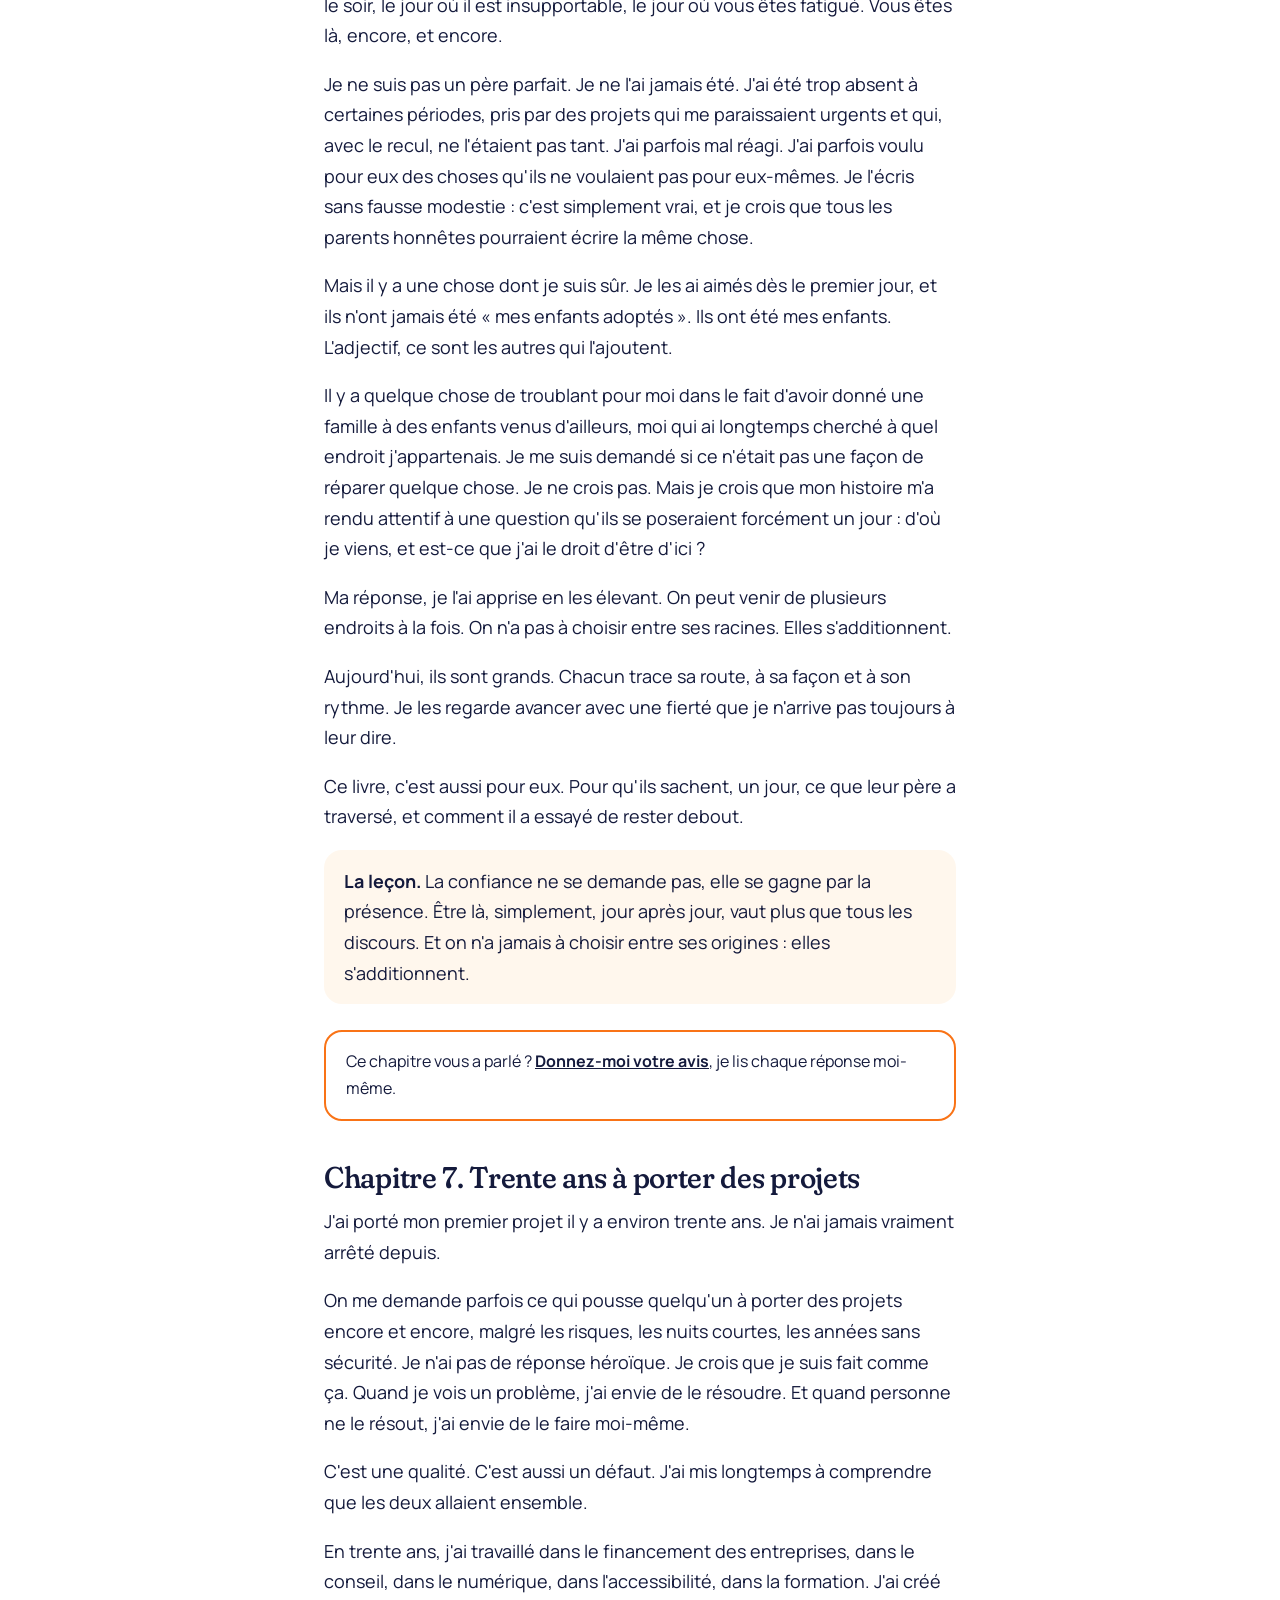
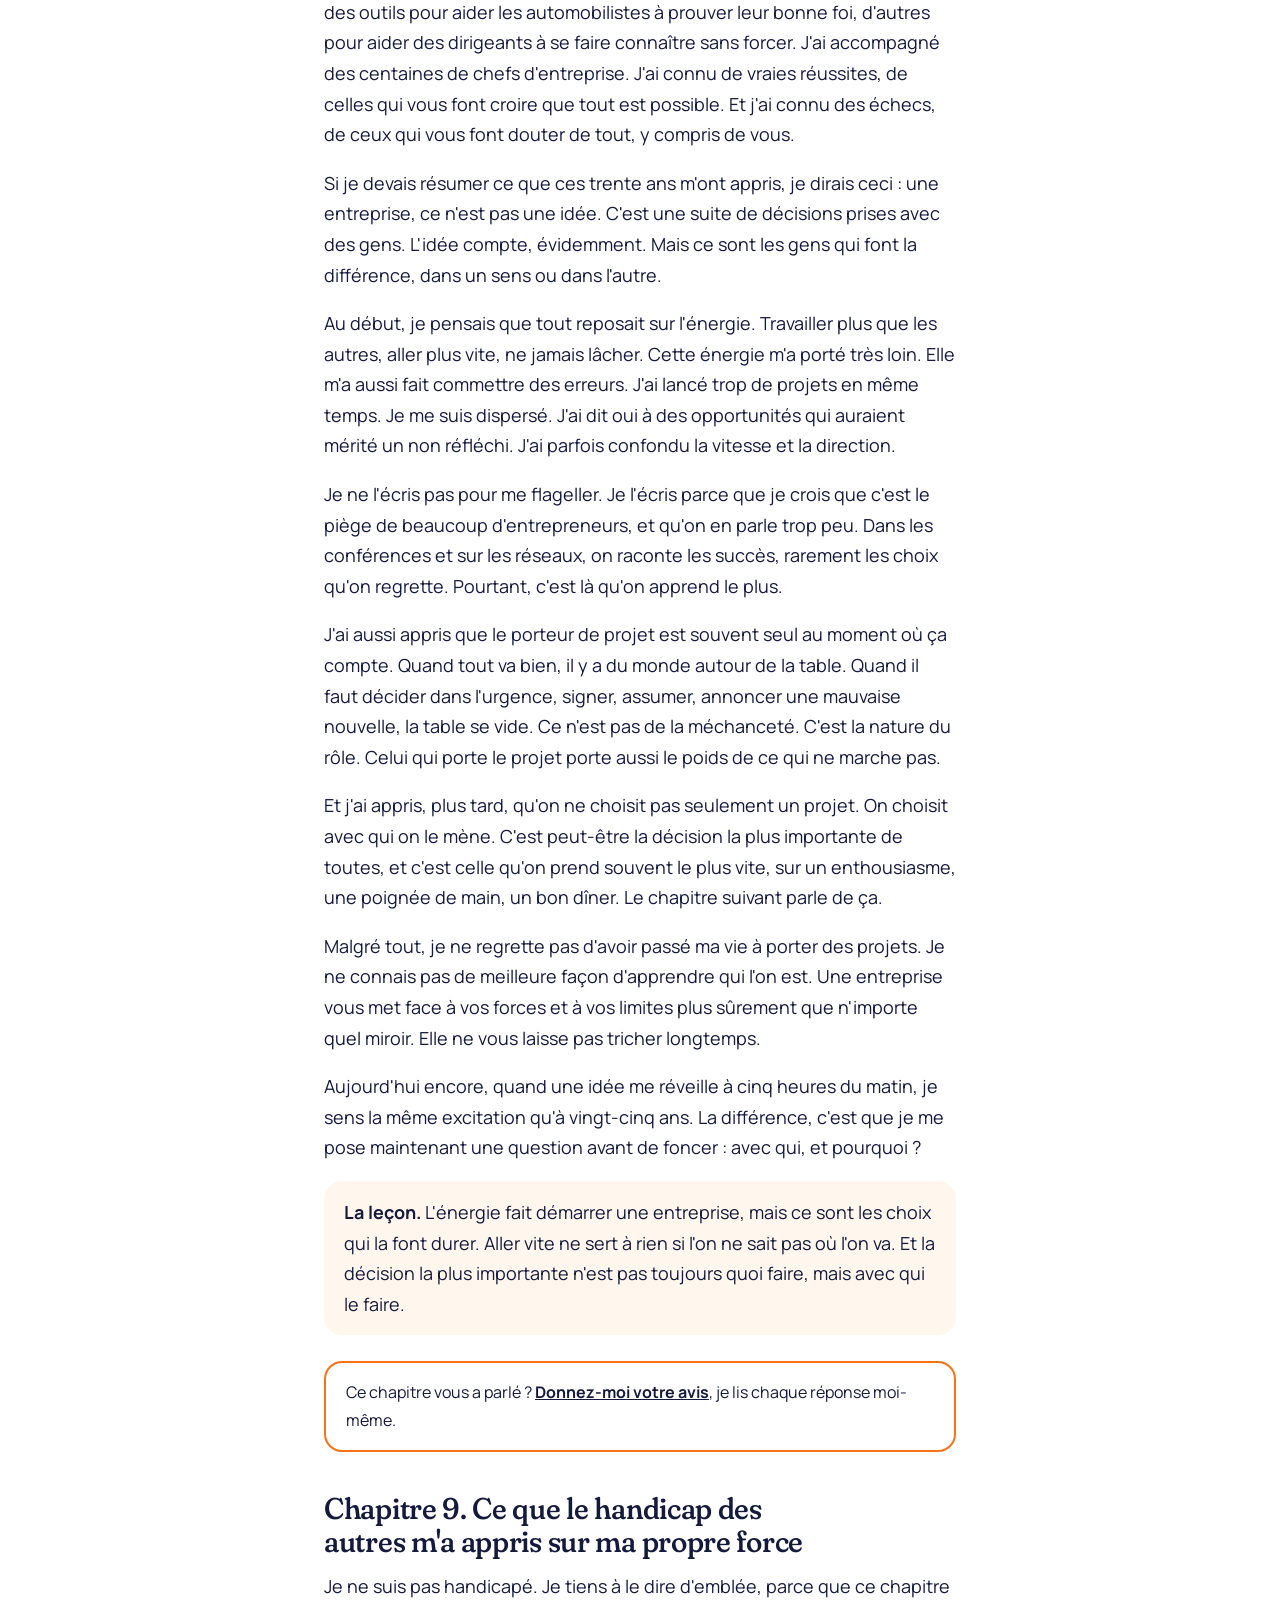
<file: livre/chapitres/index.html>
<!DOCTYPE html>
<html lang="fr">
<head>
<meta charset="utf-8">
<meta name="viewport" content="width=device-width, initial-scale=1">
<link rel="icon" href="data:image/svg+xml,%3Csvg xmlns=%22http://www.w3.org/2000/svg%22 viewBox=%220 0 64 64%22%3E%3Crect width=%2264%22 height=%2264%22 rx=%2212%22 fill=%22%23141a5c%22/%3E%3Cpath d=%22M10 44 C24 20 40 52 54 22%22 fill=%22none%22 stroke=%22%23F97316%22 stroke-width=%227%22 stroke-linecap=%22round%22/%3E%3C/svg%3E">
<meta name="theme-color" content="#0c1033">
<meta name="robots" content="noindex, nofollow">
<title>Les chapitres offerts — J'ai encore des choses à dire</title>
<meta name="description" content="Chapitres offerts aux lecteurs inscrits.">
<link rel="canonical" href="https://thierrygarot.fr/livre/chapitres/">
<link href="https://fonts.googleapis.com/css2?family=Fraunces:ital,opsz,wght,SOFT@0,9..144,400..700,100;1,9..144,400..700,100&family=Manrope:wght@400;500;700;800&display=swap" rel="stylesheet">
<link rel="stylesheet" href="../../articles/article.css">
<style>
html{overflow-x:clip}
.cov{display:block;width:min(230px,60%);height:auto;height:auto;margin:0 auto 26px;border-radius:10px;box-shadow:12px 16px 0 rgba(0,0,0,.35)}
header .in{text-align:center} .tag{display:inline-block;background:var(--orange);color:#1a0a00;font-weight:800;font-size:13px;padding:3px 12px;border-radius:99px}
.sub{font-style:italic;color:#FCD7A0!important}
.motto{font-family:Fraunces,Georgia,serif;font-style:italic;font-size:22px;color:var(--orange)}
.cta{display:flex;align-items:center;justify-content:center;min-height:52px;padding:0 26px;background:var(--orange);color:#1a0a00;border-radius:99px;font-weight:800;text-decoration:none;margin:14px 0}
.box{background:var(--cream);border-radius:22px;padding:22px 22px 8px;margin:28px 0}
.box h2{margin-top:0}
ol.ch{list-style:none;padding:0;margin:0 0 10px}
ol.ch li{display:flex;gap:12px;align-items:center;padding:12px 2px;border-bottom:1px solid var(--line);font-size:16px;line-height:1.35}
ol.ch li .n{font-family:Fraunces,Georgia,serif;color:var(--orange);font-size:20px;width:28px;flex:none}
ol.ch li .s{margin-left:auto;font-size:12px;font-weight:800;padding:3px 9px;border-radius:99px;white-space:nowrap}
.free{background:#dff5e3;color:#145c25} .mail{background:#ffe8d4;color:#8a3a06} .bk{background:#e7e8f5;color:#3a3e7a}
.lecon{background:var(--cream);border-radius:18px;padding:16px 20px}
.chap{scroll-margin-top:20px} .toc a{text-decoration:none}
.avis{border:2px solid var(--orange);border-radius:18px;padding:16px 20px;margin:26px 0 40px;font-size:16px}
</style>
<!-- Cloudflare Web Analytics --><script defer src='https://static.cloudflareinsights.com/beacon.min.js' data-cf-beacon='{"token": "925ede43cc304aaf8a6ef513f17c56c9"}'></script><!-- End Cloudflare Web Analytics -->
<script>(function(){try{var u='https://thierrygarot-stats.thierry-garot-17.workers.dev/hit',d=JSON.stringify({p:location.pathname,r:document.referrer,l:navigator.language});if(navigator.sendBeacon){navigator.sendBeacon(u,d)}else{fetch(u,{method:'POST',body:d,keepalive:true})}}catch(e){}})();</script>
</head>
<body>
<nav aria-label="Navigation"><a class="brand" href="../../">Thierry <b>Garot</b></a><a class="l" href="../">Le livre</a></nav>
<header><div class="in"><img class="cov" src="../../img/livre-couverture.jpg" width="600" height="965" alt="Couverture du livre J'ai encore des choses à dire"><h1>Merci de me lire</h1><p class="sub">Voici les douze chapitres offerts de « J'ai encore des choses à dire »</p></div></header>
<main>
<p>Ces pages sont pour vous, avant tout le monde. Les cinq autres chapitres seront à lire dans le livre. Si un passage vous touche ou vous gêne, dites-le-moi : votre avis m'aide à finir ce livre.</p>
<div class="box toc"><h2>Sommaire</h2><ol class="ch"><li><span class="n">1</span><a href="#ch1">Treichville, 1976 : l&#x27;injustice faite à mon père</a></li><li><span class="n">2</span><a href="#ch2">Périgueux : la cordonnerie et la tête haute</a></li><li><span class="n">3</span><a href="#ch3">Hamdane : le prénom que j&#x27;ai caché</a></li><li><span class="n">4</span><a href="#ch4">La maison d&#x27;Alger, où je ne suis jamais allé</a></li><li><span class="n">5</span><a href="#ch5">Ma mère, 2 000 enfants et une rentrée manquée</a></li><li><span class="n">6</span><a href="#ch6">Quatre enfants venus de Thaïlande</a></li><li><span class="n">7</span><a href="#ch7">Trente ans à porter des projets</a></li><li><span class="n">9</span><a href="#ch9">Ce que le handicap des autres m&#x27;a appris sur ma propre force</a></li><li><span class="n">13</span><a href="#ch13">Ceux qui restent</a></li><li><span class="n">14</span><a href="#ch14">Ce que mes enfants ont vu de moi</a></li><li><span class="n">15</span><a href="#ch15">Recommencer à 57 ans</a></li><li><span class="n">17</span><a href="#ch17">Ce que j&#x27;ai encore à dire</a></li></ol></div>
<section class="chap" id="ch1"><h2>Chapitre 1. Treichville, 1976 : l&#x27;injustice faite à mon père</h2>
<p>Je suis né à Treichville, un quartier d'Abidjan, le 9 septembre 1969. Pendant longtemps, quand on me demandait d'où je venais, je répondais « de Périgueux ». C'était plus simple. Ça évitait les questions, et surtout ça évitait d'avoir à raconter la fin.</p>
<p>Parce que mon histoire ne commence pas vraiment à ma naissance. Elle commence l'année où mon père a tout perdu.</p>
<p>Mon père était directeur technique de l'usine Bata à Abidjan. Pour l'enfant que j'étais, ça ne voulait pas dire grand-chose. Je savais seulement qu'il partait tôt, qu'il rentrait tard, et que les hommes de l'usine le saluaient avec un respect que je ne comprenais pas encore. Je crois que c'est la première chose que j'ai apprise de lui sans qu'il me l'explique : on peut être le chef et être respecté pour d'autres raisons que le titre.</p>
<p>En 1976, les ouvriers se sont mis en grève.</p>
<p>Je ne connais pas tous les détails. On ne raconte pas ces choses-là à un garçon de six ans, et plus tard, quand j'aurais pu poser les questions, je ne les ai pas posées. Ce que je sais, c'est l'essentiel. Mon père avait le choix entre deux camps. Le sien, celui de la direction, qui lui garantissait sa place. Et celui des hommes avec qui il travaillait tous les jours. Il a choisi les hommes.</p>
<p>Il a soutenu leur grève. Et il l'a payé.</p>
<p>En quelques semaines, tout ce qu'il avait construit s'est effondré. Le poste, la maison, la vie que nous avions là-bas. En décembre 1976, nous sommes rentrés en France. Pas dans une grande ville, pas dans un appartement qui nous attendait : à Périgueux, avec ce qu'on avait pu emporter.</p>
<p>J'avais sept ans.</p>
<p>Je garde de ce départ des souvenirs d'enfant, c'est-à-dire des morceaux. Le froid, d'abord. Je ne savais pas qu'un ciel pouvait être aussi bas. Et le silence de mes parents, qui parlaient moins qu'avant, ou alors à voix basse, après que nous étions couchés. Un enfant ne comprend pas ce qu'est une injustice. Mais il sent très bien quand quelque chose a été pris à sa famille.</p>
<p>Il m'a fallu des années pour mettre des mots dessus. Mon père n'avait rien volé, rien trahi, rien cassé. Il avait fait ce qu'il pensait juste, et c'est précisément pour ça qu'on l'avait puni. Je crois que tout mon rapport à l'injustice vient de là. De cette idée, plantée très tôt, qu'on peut faire le bon choix et le payer très cher.</p>
<p>Pendant longtemps, j'en ai voulu. À l'usine, à ceux qui avaient décidé, au pays qu'on avait dû quitter. Et puis, en grandissant, j'ai regardé mon père. Je n'ai jamais vu chez lui d'amertume. De la fatigue, oui. Des soucis d'argent, souvent. Mais jamais cette rancune qui aurait été si facile, et que personne ne lui aurait reprochée.</p>
<p>Il ne s'est pas plaint. Il s'est remis au travail.</p>
<p>Je raconterai dans le chapitre suivant ce qu'il a fait à Périgueux, et comment un ancien directeur d'usine a passé trente ans à réparer des chaussures sans jamais baisser la tête. Mais je voulais commencer ce livre ici, à Treichville, parce que c'est là que j'ai reçu ma première leçon. Bien avant de savoir lire.</p>
<p>Aujourd'hui, j'ai cinquante-sept ans. J'ai porté des projets, j'en ai perdu, j'ai connu des réussites et des moments où le sol s'est dérobé sous mes pieds. Chaque fois que j'ai eu l'impression d'être traité injustement, j'ai repensé à lui. Pas pour me consoler. Pour me rappeler une question qu'il ne m'a jamais posée à voix haute, mais que sa vie entière me pose encore : qu'est-ce que tu fais, maintenant ?</p>
<p>Parce que l'injustice, on ne la choisit pas. Ce qu'on en fait, si.</p>
<p class="lecon"><strong>La leçon.</strong> Faire le bon choix ne garantit jamais d'être récompensé. On peut perdre beaucoup pour avoir été juste. Mais ce qu'on perd ce jour-là se reconstruit. Ce qu'on perdrait en trahissant ce qu'on croit, on ne le retrouve pas.</p>
<div class="avis">Ce chapitre vous a parlé ? <a href="https://thierry-garot.tinypages.co/forms/TQTF-1vvYB"><strong>Donnez-moi votre avis</strong></a>, je lis chaque réponse moi-même.</div></section>
<section class="chap" id="ch2"><h2>Chapitre 2. Périgueux : la cordonnerie et la tête haute</h2>
<p>Il y a un boulevard à Périgueux qui s'appelle Georges Saumande. Pour la plupart des gens, c'est une adresse. Pour moi, c'est l'endroit où mon père s'est relevé.</p>
<p>Quand nous sommes arrivés d'Abidjan, il n'avait plus de poste, plus de réseau, plus rien de ce qui faisait de lui un directeur. Il aurait pu attendre qu'on lui propose quelque chose à sa hauteur. Il aurait pu passer des mois à envoyer des lettres en expliquant ce qu'il avait été. Il a repris une cordonnerie.</p>
<p>Je mesure aujourd'hui ce que ça représente. Un homme qui dirigeait la partie technique d'une usine entière se retrouve derrière un comptoir, un tablier sur le ventre, à recoudre des semelles et à changer des talons. Pas pendant six mois, le temps de voir venir. Pendant trente ans.</p>
<p>Enfant, je n'y voyais rien d'extraordinaire. C'était le magasin de papa. L'odeur de cuir et de colle, le bruit des machines, la cloche de la porte. Les clients qui déposaient leurs chaussures avec un ticket et revenaient trois jours plus tard. Je faisais mes devoirs dans un coin. Parfois je regardais ses mains. Elles étaient toujours un peu noires, quoi qu'il fasse pour les laver.</p>
<p>C'est seulement adulte que j'ai compris ce qu'il m'avait montré là, sans un discours. Le métier qu'on fait ne dit pas qui on est. La manière dont on le fait, si.</p>
<p>Mon père réparait une paire de chaussures à quelques francs avec le même sérieux qu'il mettait autrefois à faire tourner une chaîne de production. Il ne bâclait pas. Il ne parlait jamais de « avant » comme d'un paradis perdu. Je ne l'ai jamais entendu dire qu'il valait mieux que ça.</p>
<p>C'est dans cette boutique que j'ai entendu pour la première fois la phrase qui est devenue, avec les années, notre devise de famille : « Chez les Garot, on tombe, mais on se relève. Et toujours la tête haute. »</p>
<p>Je ne sais plus exactement quand il l'a dite. Peut-être plusieurs fois, peut-être une seule, et c'est ma mémoire qui l'a répétée depuis. Mais je sais qu'elle ne sonnait pas comme un slogan. Elle sonnait comme un constat. Il était tombé, c'était un fait. Il s'était relevé, c'en était un autre. Et entre les deux, il n'avait rien cédé de sa dignité.</p>
<p>La tête haute, j'ai mis longtemps à comprendre que ce n'était pas de l'orgueil. Ce n'était pas « je n'ai besoin de personne ». C'était « je n'ai pas honte ». Nuance énorme. On peut accepter de l'aide, recommencer en bas de l'échelle, faire un métier que d'autres regardent de haut, et garder la tête haute. Ce qui fait baisser la tête, ce n'est pas la chute. C'est ce qu'on fait de soi après.</p>
<p>Adolescent, j'ai parfois eu honte, moi. De la boutique, des mains noires, de ne pas avoir le père cadre que d'autres avaient. Je l'écris parce que c'est vrai et que je ne veux pas me donner le beau rôle. Les enfants sont cruels avec leurs parents sans le vouloir. Il a sûrement senti ce regard-là. Il ne m'en a jamais parlé.</p>
<p>Aujourd'hui, j'aimerais pouvoir retourner dans cette cordonnerie et lui dire que j'ai compris. Que de tout ce que j'ai appris dans ma vie, dans les écoles, dans les entreprises, dans les livres, rien ne m'a servi autant que ces années passées à le regarder travailler.</p>
<p>Quand j'ai moi-même connu des périodes où tout semblait perdu, c'est à lui que j'ai pensé. Pas au directeur d'usine. Au cordonnier. Celui qui ouvrait sa boutique chaque matin, qu'il ait envie ou pas, qu'il pleuve ou pas, parce que des gens comptaient sur lui pour leurs chaussures du dimanche.</p>
<p>Recommencer, ce n'est pas un grand moment héroïque. C'est une porte qu'on ouvre le matin. Puis le lendemain. Puis pendant trente ans.</p>
<p class="lecon"><strong>La leçon.</strong> On ne se relève pas d'un coup. On se relève un matin après l'autre, en faisant bien un travail que personne n'admire. La dignité ne dépend pas de la place qu'on occupe, mais de la façon dont on l'occupe.</p>
<div class="avis">Ce chapitre vous a parlé ? <a href="https://thierry-garot.tinypages.co/forms/TQTF-1vvYB"><strong>Donnez-moi votre avis</strong></a>, je lis chaque réponse moi-même.</div></section>
<section class="chap" id="ch3"><h2>Chapitre 3. Hamdane : le prénom que j&#x27;ai caché</h2>
<p>Sur ma carte d'identité, il y a deux prénoms. Le premier, tout le monde le connaît. Le second, pendant presque cinquante ans, je l'ai gardé pour moi.</p>
<p>Hamdane.</p>
<p>C'est le prénom de mon grand-père maternel. Il est né en 1911 en Grande Kabylie, à Tizi Reniff, un douar qu'on appelle aujourd'hui Tizi Gheniff, dans la wilaya de Tizi Ouzou. À quatorze ans, il est arrivé en France avec un seul livre dans ses affaires : un dictionnaire. Il ne parlait pas le français. Il l'a appris tout seul, mot après mot, en travaillant à Boulogne-Billancourt.</p>
<p>Quand je pense à lui, c'est toujours ce dictionnaire que je vois. Un gamin de quatorze ans, loin de chez lui, qui décide que la langue des autres deviendra la sienne. Pas pour s'effacer. Pour avancer.</p>
<p>Il est ensuite reparti en Algérie. Il a été gendarme, puis il a terminé sa carrière comme substitut du procureur de la République. Un homme arrivé sans parler la langue a fini par la parler dans un tribunal, au nom de la loi. Sa femme, ma grand-mère, ne savait ni lire ni écrire. Leurs trois enfants sont devenus deux ambassadeurs et une institutrice. L'institutrice, c'était ma mère.</p>
<p>J'ai mis des années à mesurer ce qu'il y a dans ces quelques lignes. En une génération, on passe d'une femme qui ne lit pas à des enfants qui représentent un pays à l'étranger ou qui apprennent à lire aux enfants des autres. C'est l'une des plus belles histoires que je connaisse. Et pendant longtemps, je ne l'ai racontée à personne.</p>
<p>Pourquoi ?</p>
<p>Je pourrais trouver des explications élégantes. La vraie est plus simple et moins glorieuse. Enfant, puis adolescent, je ne savais pas qui j'étais. Né en Côte d'Ivoire, grandi à Périgueux, petit-fils d'un Kabyle, avec une tête qui ne ressemblait à rien de tout ça. J'ai longtemps eu l'impression de n'appartenir à aucune nation en particulier. Français ? Ivoirien ? Kabyle ? Un peu tout, donc pas vraiment rien.</p>
<p>Dans une cour de récréation des années soixante-dix et quatre-vingt, ce genre de question ne se pose pas avec douceur. Alors j'ai choisi la solution la plus confortable : ne garder que ce qui passait sans faire de vagues. Thierry. Garot. Périgueux. Le reste, je l'ai rangé.</p>
<p>Aujourd'hui, quand je me présente, il m'arrive de dire que je suis « moitié couscous, moitié foie gras, avec une tête d'Anglais ». Ça fait rire, et c'est fait pour. Mais derrière la formule, il y a des années où je n'aurais pas osé la prononcer. Il m'a fallu du temps pour transformer ce qui me gênait en quelque chose dont je pouvais sourire.</p>
<p>Le déclic n'est pas venu d'un coup. Il est venu avec l'âge, avec les épreuves aussi. Quand on traverse des périodes difficiles, on se demande sur quoi on peut s'appuyer. Les titres disparaissent, les relations se révèlent, l'argent va et vient. Ce qui reste, c'est d'où l'on vient. Et je me suis rendu compte que j'avais laissé de côté l'une de mes racines les plus solides. Un homme qui avait traversé la mer avec un dictionnaire.</p>
<p>Alors j'ai recommencé à signer, dans certaines circonstances, Thierry Hamdane Garot. Les premières fois, ça m'a fait un drôle d'effet. Comme si je présentais quelqu'un qui était là depuis le début et que j'avais oublié d'inviter. Aujourd'hui, c'est la signature de ce livre. Ce n'est pas un hasard.</p>
<p>Je n'ai pas le parcours de mon grand-père. Je n'ai pas eu à apprendre une langue avec un seul livre. Mais je crois avoir hérité de lui une chose : l'idée qu'on peut arriver de loin, sans rien, et se faire une place sans renier personne. Ni les autres, ni soi-même.</p>
<p class="lecon"><strong>La leçon.</strong> Ce qu'on cache de soi pour être accepté finit souvent par être ce qui nous tient debout. Nos racines ne sont pas un poids à dissimuler. Ce sont des appuis. Il suffit parfois d'avoir le courage de les reprendre.</p>
<div class="avis">Ce chapitre vous a parlé ? <a href="https://thierry-garot.tinypages.co/forms/TQTF-1vvYB"><strong>Donnez-moi votre avis</strong></a>, je lis chaque réponse moi-même.</div></section>
<section class="chap" id="ch4"><h2>Chapitre 4. La maison d&#x27;Alger, où je ne suis jamais allé</h2>
<p>Quelque part à Alger, il y a une maison de famille. Je ne l'ai jamais vue.</p>
<p>Je ne suis jamais allé en Algérie. Pas une fois. J'ai voyagé pour le travail, pour les vacances, pour adopter mes enfants à l'autre bout du monde. J'ai pris des avions pour des rendez-vous qui ne m'ont rien apporté. Mais le pays de mon grand-père, celui de ma mère, je l'ai toujours laissé pour plus tard.</p>
<p>Je me suis souvent demandé pourquoi.</p>
<p>Il y a les raisons qu'on donne. Le temps, l'argent, les priorités, les enfants petits, les entreprises à faire tourner. Elles sont vraies, mais elles ne suffisent pas. On trouve le temps pour ce qu'on veut vraiment. Si je n'y suis pas allé, c'est aussi parce que j'avais peur de ce que j'allais y trouver. Ou de ce que je n'allais pas y trouver.</p>
<p>Quand on a rangé une partie de soi pendant des décennies, aller la chercher sur place, c'est autre chose que de la retrouver dans un livre ou une conversation. C'est accepter qu'elle soit réelle. Qu'elle ait des rues, une odeur, des visages. Des gens qui portent peut-être le même nom que ma mère et qui me regarderaient comme un étranger. Ce serait juste, d'ailleurs. Je le suis, un peu.</p>
<p>Cette maison est devenue dans ma tête une sorte de pièce fermée. Je sais qu'elle existe. Je sais que des gens de ma famille y ont vécu, mangé, dormi, se sont disputés, aimés. Je n'ai jamais poussé la porte.</p>
<p>Il y a quelques années, j'aurais écrit ce chapitre avec une pointe de regret, et je serais passé au suivant. Aujourd'hui, j'ai envie d'y aller. Pas comme un touriste qui coche une destination. Comme quelqu'un qui revient chercher quelque chose qu'il a laissé sans le savoir.</p>
<p>Ce qui a changé, ce sont les épreuves des dernières années. Quand le présent devient lourd, on a besoin de savoir sur quel sol on se tient. On cherche ce qui ne bougera pas. Les gens peuvent partir, les projets peuvent s'effondrer, la réputation peut être abîmée en un article. Mais l'histoire d'où l'on vient, personne ne peut la réécrire à notre place.</p>
<p>Je crois aussi que je dois ce voyage à ma mère. Elle n'en parlait pas beaucoup. Elle était discrète sur tout, et sur ça en particulier. Mais je suis sûr qu'elle aurait aimé que l'un de ses enfants fasse le chemin. Qu'il se tienne devant cette maison et qu'il dise : je suis là.</p>
<p>Je ne sais pas encore quand je partirai. Je ne sais pas ce que je ressentirai en arrivant. Peut-être rien de particulier, peut-être beaucoup trop. Peut-être que la maison n'aura plus grand-chose à voir avec celle que j'imagine. Ce n'est pas grave. Ce n'est pas la maison qui compte. C'est de cesser de remettre à plus tard ce qui nous construit.</p>
<p>J'ai longtemps cru que mes racines étaient derrière moi. Je commence à penser qu'une partie d'entre elles est encore devant.</p>
<p class="lecon"><strong>La leçon.</strong> On repousse souvent les voyages les plus importants parce qu'ils nous font peur, pas parce qu'on n'a pas le temps. Ce qu'on remet à plus tard sur soi-même finit par manquer au moment où l'on en a le plus besoin. Il n'est jamais trop tard pour aller voir d'où l'on vient.</p>
<div class="avis">Ce chapitre vous a parlé ? <a href="https://thierry-garot.tinypages.co/forms/TQTF-1vvYB"><strong>Donnez-moi votre avis</strong></a>, je lis chaque réponse moi-même.</div></section>
<section class="chap" id="ch5"><h2>Chapitre 5. Ma mère, 2 000 enfants et une rentrée manquée</h2>
<p>Ma mère est morte le 28 août 2009. Quelques jours avant la rentrée scolaire. Ce devait être sa dernière.</p>
<p>Elle a été institutrice pendant quarante ans. Un jour, elle avait fait le compte : plus de deux mille enfants étaient passés dans ses classes. En France, et avant ça en Afrique. Deux mille enfants à qui elle avait appris à lire, à compter, à lever la main, à attendre leur tour. Deux mille fois le même miracle discret : un enfant qui ne sait pas, et qui, un matin, sait.</p>
<p>Elle aurait dû finir en septembre. Une dernière classe, une dernière année, un dernier pot de départ dans la salle des maîtres avec des gâteaux secs et un discours gêné du directeur. Elle n'a pas eu ça. Elle est partie avant.</p>
<p>Je pense souvent à cette rentrée manquée. Il y a quelque chose d'injuste, et en même temps de très fidèle à elle, dans cette façon de s'en aller sans cérémonie. Ma mère n'aimait pas qu'on fasse du bruit autour d'elle.</p>
<p>C'était une femme discrète. Douce. À l'écoute. Je me rends compte en écrivant ces trois mots qu'ils pourraient décrire n'importe qui, et qu'ils ne disent rien de ce qu'elle était vraiment. Alors je vais essayer autrement.</p>
<p>Ma mère écoutait jusqu'au bout. Quand on lui parlait, elle ne préparait pas sa réponse pendant qu'on finissait sa phrase. Elle attendait. Parfois si longtemps qu'on se sentait obligé d'ajouter quelque chose, et c'est souvent ce quelque chose qui était le plus vrai. Je crois qu'elle faisait la même chose avec ses élèves. Elle laissait le silence travailler.</p>
<p>Elle n'élevait presque jamais la voix. Elle n'en avait pas besoin. Il y a des gens dont l'autorité vient du volume, et d'autres dont elle vient de la constance. Elle était de la seconde catégorie.</p>
<p>Elle était la fille de ce grand-père arrivé en France avec un dictionnaire, et d'une mère qui ne savait pas lire. Elle a passé sa vie à apprendre à lire aux enfants des autres. Je ne crois pas qu'elle ait jamais fait le lien à voix haute. Moi, je le fais aujourd'hui, et il me bouleverse.</p>
<p>Quand elle est morte, j'avais quarante ans. J'étais dans une période où je courais beaucoup. Les projets, les rendez-vous, les entreprises. Je l'appelais moins que j'aurais dû. Je me disais que j'aurais le temps, plus tard, quand les choses seraient plus calmes. Les choses ne sont jamais plus calmes. C'est une leçon que tout le monde finit par apprendre, et que presque tout le monde apprend trop tard. Moi compris.</p>
<p>Il m'arrive de me demander ce qu'elle penserait de ma vie aujourd'hui. Des réussites, des échecs, des années difficiles que je raconte dans la suite de ce livre. Je crois qu'elle ne jugerait pas. Elle demanderait simplement comment je vais, et elle attendrait la réponse. La vraie.</p>
<p>Chaque 28 août, je pense à elle. Et chaque début septembre, quand je vois des enfants avec des cartables trop grands pour eux, je pense à cette classe qu'elle n'a pas retrouvée, et à tous ceux qui, quelque part, savent lire grâce à elle sans connaître son nom.</p>
<p>C'est peut-être ça, une vie réussie. Pas un nom qu'on retient. Des milliers de gens qui vont un peu mieux parce qu'on est passé par là.</p>
<p class="lecon"><strong>La leçon.</strong> L'influence la plus profonde est souvent la plus silencieuse. Écouter vraiment quelqu'un, jusqu'au bout, est l'un des plus grands cadeaux qu'on puisse faire. Et le temps qu'on croit avoir « plus tard » pour ceux qu'on aime, on ne l'a pas toujours.</p>
<div class="avis">Ce chapitre vous a parlé ? <a href="https://thierry-garot.tinypages.co/forms/TQTF-1vvYB"><strong>Donnez-moi votre avis</strong></a>, je lis chaque réponse moi-même.</div></section>
<section class="chap" id="ch6"><h2>Chapitre 6. Quatre enfants venus de Thaïlande</h2>
<p>En décembre 2003, ma vie a changé de dimension. Nous avons adopté en Thaïlande, et nous sommes rentrés à quatre. En 2011, deux enfants de plus sont arrivés. Depuis, nous sommes six.</p>
<p>Je ne raconterai pas leur histoire ici. Elle leur appartient. Ils la raconteront s'ils le souhaitent, avec leurs mots, quand ils le voudront. Ce que je peux raconter, c'est la mienne : celle d'un homme qui est devenu père d'une manière qu'il n'avait pas imaginée, et qui a appris là plus que nulle part ailleurs.</p>
<p>L'adoption, vue de l'extérieur, ressemble parfois à une belle histoire bien ficelée. Des parents qui attendent, un avion, une rencontre, une photo de famille. La réalité est plus longue, plus incertaine et beaucoup plus humaine. Il y a des dossiers, des entretiens, des mois où l'on ne sait rien. Il y a des moments où l'on se demande si on est à la hauteur. Et puis il y a ce jour où un enfant vous regarde pour la première fois, et où l'on comprend qu'on ne sera plus jamais tout à fait la même personne.</p>
<p>J'ai appris très vite une chose qui m'a servi toute ma vie, y compris dans le travail. La confiance ne se décrète pas. Elle se gagne. Un enfant qui a déjà connu une rupture ne vous fait pas confiance parce que vous êtes son parent sur le papier. Il vous fait confiance parce que vous êtes là. Le matin, le soir, le jour où il est insupportable, le jour où vous êtes fatigué. Vous êtes là, encore, et encore.</p>
<p>Je ne suis pas un père parfait. Je ne l'ai jamais été. J'ai été trop absent à certaines périodes, pris par des projets qui me paraissaient urgents et qui, avec le recul, ne l'étaient pas tant. J'ai parfois mal réagi. J'ai parfois voulu pour eux des choses qu'ils ne voulaient pas pour eux-mêmes. Je l'écris sans fausse modestie : c'est simplement vrai, et je crois que tous les parents honnêtes pourraient écrire la même chose.</p>
<p>Mais il y a une chose dont je suis sûr. Je les ai aimés dès le premier jour, et ils n'ont jamais été « mes enfants adoptés ». Ils ont été mes enfants. L'adjectif, ce sont les autres qui l'ajoutent.</p>
<p>Il y a quelque chose de troublant pour moi dans le fait d'avoir donné une famille à des enfants venus d'ailleurs, moi qui ai longtemps cherché à quel endroit j'appartenais. Je me suis demandé si ce n'était pas une façon de réparer quelque chose. Je ne crois pas. Mais je crois que mon histoire m'a rendu attentif à une question qu'ils se poseraient forcément un jour : d'où je viens, et est-ce que j'ai le droit d'être d'ici ?</p>
<p>Ma réponse, je l'ai apprise en les élevant. On peut venir de plusieurs endroits à la fois. On n'a pas à choisir entre ses racines. Elles s'additionnent.</p>
<p>Aujourd'hui, ils sont grands. Chacun trace sa route, à sa façon et à son rythme. Je les regarde avancer avec une fierté que je n'arrive pas toujours à leur dire.</p>
<p>Ce livre, c'est aussi pour eux. Pour qu'ils sachent, un jour, ce que leur père a traversé, et comment il a essayé de rester debout.</p>
<p class="lecon"><strong>La leçon.</strong> La confiance ne se demande pas, elle se gagne par la présence. Être là, simplement, jour après jour, vaut plus que tous les discours. Et on n'a jamais à choisir entre ses origines : elles s'additionnent.</p>
<div class="avis">Ce chapitre vous a parlé ? <a href="https://thierry-garot.tinypages.co/forms/TQTF-1vvYB"><strong>Donnez-moi votre avis</strong></a>, je lis chaque réponse moi-même.</div></section>
<section class="chap" id="ch7"><h2>Chapitre 7. Trente ans à porter des projets</h2>
<p>J'ai porté mon premier projet il y a environ trente ans. Je n'ai jamais vraiment arrêté depuis.</p>
<p>On me demande parfois ce qui pousse quelqu'un à porter des projets encore et encore, malgré les risques, les nuits courtes, les années sans sécurité. Je n'ai pas de réponse héroïque. Je crois que je suis fait comme ça. Quand je vois un problème, j'ai envie de le résoudre. Et quand personne ne le résout, j'ai envie de le faire moi-même.</p>
<p>C'est une qualité. C'est aussi un défaut. J'ai mis longtemps à comprendre que les deux allaient ensemble.</p>
<p>En trente ans, j'ai travaillé dans le financement des entreprises, dans le conseil, dans le numérique, dans l'accessibilité, dans la formation. J'ai créé des outils pour aider les automobilistes à prouver leur bonne foi, d'autres pour aider des dirigeants à se faire connaître sans forcer. J'ai accompagné des centaines de chefs d'entreprise. J'ai connu de vraies réussites, de celles qui vous font croire que tout est possible. Et j'ai connu des échecs, de ceux qui vous font douter de tout, y compris de vous.</p>
<p>Si je devais résumer ce que ces trente ans m'ont appris, je dirais ceci : une entreprise, ce n'est pas une idée. C'est une suite de décisions prises avec des gens. L'idée compte, évidemment. Mais ce sont les gens qui font la différence, dans un sens ou dans l'autre.</p>
<p>Au début, je pensais que tout reposait sur l'énergie. Travailler plus que les autres, aller plus vite, ne jamais lâcher. Cette énergie m'a porté très loin. Elle m'a aussi fait commettre des erreurs. J'ai lancé trop de projets en même temps. Je me suis dispersé. J'ai dit oui à des opportunités qui auraient mérité un non réfléchi. J'ai parfois confondu la vitesse et la direction.</p>
<p>Je ne l'écris pas pour me flageller. Je l'écris parce que je crois que c'est le piège de beaucoup d'entrepreneurs, et qu'on en parle trop peu. Dans les conférences et sur les réseaux, on raconte les succès, rarement les choix qu'on regrette. Pourtant, c'est là qu'on apprend le plus.</p>
<p>J'ai aussi appris que le porteur de projet est souvent seul au moment où ça compte. Quand tout va bien, il y a du monde autour de la table. Quand il faut décider dans l'urgence, signer, assumer, annoncer une mauvaise nouvelle, la table se vide. Ce n'est pas de la méchanceté. C'est la nature du rôle. Celui qui porte le projet porte aussi le poids de ce qui ne marche pas.</p>
<p>Et j'ai appris, plus tard, qu'on ne choisit pas seulement un projet. On choisit avec qui on le mène. C'est peut-être la décision la plus importante de toutes, et c'est celle qu'on prend souvent le plus vite, sur un enthousiasme, une poignée de main, un bon dîner. Le chapitre suivant parle de ça.</p>
<p>Malgré tout, je ne regrette pas d'avoir passé ma vie à porter des projets. Je ne connais pas de meilleure façon d'apprendre qui l'on est. Une entreprise vous met face à vos forces et à vos limites plus sûrement que n'importe quel miroir. Elle ne vous laisse pas tricher longtemps.</p>
<p>Aujourd'hui encore, quand une idée me réveille à cinq heures du matin, je sens la même excitation qu'à vingt-cinq ans. La différence, c'est que je me pose maintenant une question avant de foncer : avec qui, et pourquoi ?</p>
<p class="lecon"><strong>La leçon.</strong> L'énergie fait démarrer une entreprise, mais ce sont les choix qui la font durer. Aller vite ne sert à rien si l'on ne sait pas où l'on va. Et la décision la plus importante n'est pas toujours quoi faire, mais avec qui le faire.</p>
<div class="avis">Ce chapitre vous a parlé ? <a href="https://thierry-garot.tinypages.co/forms/TQTF-1vvYB"><strong>Donnez-moi votre avis</strong></a>, je lis chaque réponse moi-même.</div></section>
<section class="chap" id="ch9"><h2>Chapitre 9. Ce que le handicap des autres m&#x27;a appris sur ma propre force</h2>
<p>Je ne suis pas handicapé. Je tiens à le dire d'emblée, parce que ce chapitre pourrait laisser croire que je parle à la place des personnes concernées. Ce n'est pas le cas. Je parle de ce qu'elles m'ont appris, à moi, qui suis arrivé dans ce monde par le travail et qui y suis resté par conviction.</p>
<p>Pendant des années, je me suis engagé sur l'accessibilité et l'inclusion. L'accessibilité numérique, d'abord : faire en sorte qu'un site, une application, un service puissent être utilisés par une personne aveugle, sourde, qui ne peut pas se servir d'une souris, qui a du mal à lire. Puis la formation des entreprises, pour qu'elles comprennent que ce n'est pas une contrainte mais une question de respect. J'ai co-animé un podcast sur l'inclusion. J'ai eu la surprise, et l'honneur, de figurer dans le TOP 100 Handicap France.</p>
<p>Je n'ai jamais pensé mériter cette distinction plus que d'autres. Elle m'a surtout rappelé tout ce que je devais aux personnes que j'avais rencontrées en chemin.</p>
<p>Car le plus grand cadeau de ces années, ce ne sont pas les projets. Ce sont les gens.</p>
<p>J'ai rencontré des femmes et des hommes qui vivaient chaque jour avec des obstacles que la plupart d'entre nous n'imaginent pas. Un escalier sans rampe. Un formulaire en ligne impossible à remplir. Un recruteur qui change de ton en voyant un fauteuil. Une réunion où personne ne pense à l'interprète. Des choses minuscules pour ceux qui ne les vivent pas, et épuisantes pour ceux qui les vivent cent fois par jour.</p>
<p>Ce qui m'a frappé, ce n'est pas leur courage. Le mot revient souvent, et beaucoup de personnes handicapées le détestent, avec raison : il les transforme en héros malgré eux, alors qu'elles veulent simplement vivre normalement. Ce qui m'a frappé, c'est leur manière de s'organiser. Leur lucidité sur ce qui dépend d'elles et ce qui n'en dépend pas. Leur capacité à avancer sans attendre que le monde soit prêt pour elles.</p>
<p>J'ai appris d'elles une chose que je n'ai vraiment comprise que bien plus tard, quand ma propre vie a basculé. La force n'est pas l'absence de limite. C'est ce qu'on fait avec ses limites.</p>
<p>Pendant longtemps, j'ai vécu comme si je n'en avais pas. Plus d'énergie, plus de projets, plus de vitesse. Les personnes que j'ai côtoyées dans le monde du handicap m'ont montré autre chose. On peut connaître exactement ce qu'on ne peut pas faire, et construire une vie pleine à partir de ce qu'on peut. Il n'y a rien de résigné là-dedans. C'est même le contraire.</p>
<p>Quand je suis entré dans les années difficiles que je raconte dans les chapitres suivants, j'ai repensé à elles. Pas pour comparer ma situation à la leur, ce serait indécent. Mais pour me souvenir que les obstacles ne disent pas qui l'on est. Ce qui le dit, c'est la manière dont on avance avec eux.</p>
<p>J'ai aussi appris d'elles l'humour. Je n'ai jamais autant ri qu'avec certaines personnes que la vie n'avait pas épargnées. Un rire sans amertume, qui ne nie pas la difficulté mais refuse qu'elle prenne toute la place. Je crois que c'est l'une des formes les plus élevées de dignité.</p>
<p>Aujourd'hui, je continue à m'engager pour l'inclusion. Pas parce que ça fait bien sur un CV. Parce que j'ai une dette envers ceux qui m'ont appris, sans le savoir, à tenir debout.</p>
<p class="lecon"><strong>La leçon.</strong> La force n'est pas l'absence de limites, c'est ce qu'on construit avec elles. Ceux qui vivent avec des obstacles chaque jour ont beaucoup à nous apprendre, à condition de les écouter plutôt que de les admirer de loin.</p>
<div class="avis">Ce chapitre vous a parlé ? <a href="https://thierry-garot.tinypages.co/forms/TQTF-1vvYB"><strong>Donnez-moi votre avis</strong></a>, je lis chaque réponse moi-même.</div></section>
<section class="chap" id="ch13"><h2>Chapitre 13. Ceux qui restent</h2>
<p>On dit que c'est dans l'épreuve qu'on reconnaît ses amis. C'est vrai. Mais personne ne vous prévient que la découverte va dans les deux sens.</p>
<p>Il y a ceux qui partent. Je ne leur en veux pas, ou plus. Certains ont eu peur pour leur réputation, d'autres ont cru ce qu'ils ont lu, d'autres encore ne savaient simplement pas quoi dire et ont préféré ne rien dire du tout. Je comprends mieux aujourd'hui qu'un silence n'est pas toujours un jugement. Parfois, c'est seulement de l'embarras.</p>
<p>Et il y a ceux qui restent. C'est d'eux que je veux parler.</p>
<p>Ce ne sont pas toujours ceux qu'on attendait. C'est même souvent le contraire. Des personnes avec qui j'avais des relations cordiales, sans plus, m'ont appelé pour prendre des nouvelles. Un ancien client m'a envoyé un message de trois lignes qui disait simplement : « Je sais qui tu es. » Je l'ai gardé. Je le relis encore, certains soirs.</p>
<p>Il y a eu un ami qui m'a proposé de m'aider, sans que je demande rien, sans conditions, sans poser de questions. Il y a eu des gens qui ont continué à travailler avec moi, à me recommander, à m'inviter, comme si de rien n'était. Ce « comme si de rien n'était », je ne saurai jamais assez le remercier. C'est le plus beau cadeau qu'on puisse faire à quelqu'un qui traverse une tempête : le traiter normalement.</p>
<p>Et puis il y a ma femme.</p>
<p>Je ne vais pas écrire de grandes phrases sur elle. Elle détesterait ça, et elle aurait raison. Je vais juste dire qu'elle est restée. Qu'elle a encaissé avec moi les articles, les regards, les nuits blanches, l'inquiétude pour l'argent et pour l'avenir. Qu'elle a eu ses propres moments de colère et de découragement, et qu'elle ne me les a jamais fait payer. Qu'elle a continué à avancer, à se battre pour notre foyer, à sa manière, sans bruit.</p>
<p>On parle beaucoup de la personne accusée. On parle rarement de celle qui vit à côté. Elle n'a rien demandé. Elle n'a rien fait. Elle subit pourtant tout, et souvent sans même avoir le droit de dire qu'elle souffre, parce qu'il faut être fort pour l'autre. Si ce livre doit rendre hommage à quelqu'un, c'est d'abord à elle.</p>
<p>Ceux qui restent m'ont appris quelque chose de précieux : la loyauté ne fait pas de bruit. Elle ne publie pas de message de soutien sur les réseaux. Elle n'a pas besoin qu'on la voie. Elle se manifeste par un appel au bon moment, un café proposé sans raison, une main sur l'épaule. Par une présence.</p>
<p>J'ai aussi compris que je devais quelque chose à ces gens-là. Pas une dette au sens comptable. Une promesse. Celle d'être, à mon tour, celui qui reste quand quelqu'un d'autre traverse la tempête. Celui qui appelle, qui propose le café, qui dit « je sais qui tu es ». Avant, j'aurais peut-être hésité moi aussi. Je n'hésiterai plus.</p>
<p>On ne choisit pas les épreuves. Mais elles font un tri que rien d'autre ne peut faire. Et ce qui reste après le tri vaut plus que tout ce qui est parti.</p>
<p class="lecon"><strong>La leçon.</strong> La loyauté ne fait pas de bruit, elle se mesure à la présence. Le plus beau soutien qu'on puisse offrir à quelqu'un en difficulté, c'est de le traiter normalement. Et ceux qui restent nous engagent : à être, un jour, celui qui reste pour un autre.</p>
<div class="avis">Ce chapitre vous a parlé ? <a href="https://thierry-garot.tinypages.co/forms/TQTF-1vvYB"><strong>Donnez-moi votre avis</strong></a>, je lis chaque réponse moi-même.</div></section>
<section class="chap" id="ch14"><h2>Chapitre 14. Ce que mes enfants ont vu de moi</h2>
<p>Quand j'étais enfant, j'ai regardé mon père tomber et se relever. Je ne l'ai pas compris sur le moment. Je l'ai compris trente ans plus tard. Aujourd'hui, ce sont mes enfants qui me regardent.</p>
<p>Cette pensée m'a hanté pendant les mois les plus durs. Pas la peur de ce que les autres pensaient de moi. La question de ce que mes enfants allaient retenir. Allaient-ils voir un père abattu ? Un homme en colère qui accuse tout le monde ? Quelqu'un qui se cache ? Ou quelqu'un qui tient ?</p>
<p>Mes enfants sont adultes. Je ne pouvais pas les protéger de l'information comme on protège des petits. Ils ont lu, ils ont entendu, certains ont peut-être eu à répondre à des questions qu'ils n'avaient pas choisies. Je sais que ça a été difficile pour eux aussi, chacun à sa façon, et je ne prétends pas savoir tout ce qu'ils ont ressenti. C'est leur histoire, et je la respecte.</p>
<p>Ce que je sais, c'est ce que j'ai essayé de leur montrer.</p>
<p>J'ai essayé de ne pas leur mentir. Je ne leur ai pas tout raconté du dossier, ce n'était pas leur rôle de le porter. Mais je ne leur ai pas fait croire que tout allait bien quand ce n'était pas le cas. Je pense que les enfants, même grands, sentent très bien quand on leur joue la comédie, et que ça les inquiète davantage que la vérité.</p>
<p>J'ai essayé de ne pas me plaindre devant eux. Pas par fierté mal placée. Parce que je me souvenais de mon père, qui ne s'était jamais plaint devant nous, et de ce que ce silence-là m'avait appris. Je ne voulais pas qu'ils retiennent de cette période l'image d'un homme qui s'apitoie sur lui-même.</p>
<p>J'ai essayé, surtout, de ne pas devenir amer. C'était le plus difficile. L'amertume est une pente douce, on y glisse sans s'en rendre compte. On commence par une remarque, puis une autre, et un jour on se réveille en ayant transformé sa vie en réquisitoire. Je ne voulais pas leur transmettre ça. Je voulais leur transmettre ce que j'avais reçu : on tombe, on se relève, la tête haute.</p>
<p>Je n'y suis pas toujours arrivé. Il y a eu des repas où j'étais ailleurs, des conversations où je n'écoutais pas vraiment, des moments où ma fatigue se voyait plus que je ne l'aurais voulu. Je ne vais pas me peindre en père exemplaire. Je n'ai été qu'un père qui essayait.</p>
<p>Un jour, l'un d'eux m'a dit une phrase toute simple, au détour d'une discussion sur tout autre chose. Je ne la répéterai pas ici, elle est à nous. Mais elle m'a fait comprendre qu'ils avaient vu davantage que je ne le croyais. Pas seulement les mauvais jours. Aussi les matins où je me remettais au travail.</p>
<p>C'est ça, je crois, la vraie transmission. Pas les conseils qu'on donne, les leçons qu'on répète, les discours sur les valeurs. C'est ce qu'on fait quand on pense que personne ne regarde. Mon père ne m'a jamais expliqué la dignité. Il ouvrait sa boutique tous les matins. Ça a suffi.</p>
<p>Si mes enfants ne devaient retenir qu'une chose de ces années, j'aimerais que ce soit celle-là : leur père est tombé, et il s'est relevé.</p>
<p class="lecon"><strong>La leçon.</strong> Nos enfants retiennent moins ce que nous leur disons que ce qu'ils nous voient faire dans les moments difficiles. La plus grande chose qu'on puisse leur transmettre, ce n'est pas d'éviter les chutes. C'est la manière de se relever, sans amertume.</p>
<div class="avis">Ce chapitre vous a parlé ? <a href="https://thierry-garot.tinypages.co/forms/TQTF-1vvYB"><strong>Donnez-moi votre avis</strong></a>, je lis chaque réponse moi-même.</div></section>
<section class="chap" id="ch15"><h2>Chapitre 15. Recommencer à 57 ans</h2>
<p>À cinquante-sept ans, la plupart des gens que je connais pensent à ralentir. Moi, je recommence.</p>
<p>Je ne l'ai pas choisi. Si on m'avait demandé il y a quelques années comment j'imaginais cette période de ma vie, j'aurais décrit autre chose. Des entreprises installées, une certaine sécurité, du temps pour les miens, pour écrire, pour voyager enfin en Algérie. La vie en a décidé autrement. Elle a remis les compteurs à zéro, ou presque.</p>
<p>Au début, je l'ai vécu comme une injustice supplémentaire. Tout ce travail, toutes ces années, pour en arriver là. Il y a eu des matins où je me demandais si j'avais encore l'énergie. Si le marché voudrait encore de moi. Si on embauche, si on fait confiance, si on suit un homme de mon âge qui doit tout reconstruire.</p>
<p>Et puis j'ai repensé à mon père. Lui aussi a dû tout recommencer à Périgueux, au milieu de sa vie. Sans réseau, sans argent, avec une famille à faire vivre. Il ne s'est pas demandé si le marché voulait encore de lui. Il a ouvert une boutique.</p>
<p>Alors j'ai ouvert des portes, moi aussi.</p>
<p>J'ai lancé de nouveaux projets, plus modestes que certains de ceux d'avant, et plus proches de ce que je sais vraiment faire. J'aide des entrepreneurs et des hôteliers à se faire connaître, avec élégance, sans forcer. J'accompagne des gens à trouver ce que j'appelle leur zone de génie, cet endroit où ce qu'ils font de mieux devient évident. J'écris. Je prépare mes premières conférences. J'ai cherché du travail aussi, sans honte, en envoyant des candidatures comme un jeune diplômé. Il n'y a rien d'humiliant à ça. Ce qui serait humiliant, ce serait de rester assis.</p>
<p>C'est aussi dans ces années-là que j'ai découvert, en toute humilité, ma propre zone de génie et ma mission de vie. Je ne l'ai pas trouvée dans un moment de gloire. Je l'ai trouvée en tombant. Aider chacun à révéler ce qu'il a de meilleur, à le montrer, puis à aller vers les autres : c'est ce que je fais de mieux, et c'est ce qui me fait me lever le matin. Il m'a fallu cinquante ans et une tempête pour le voir clairement.</p>
<p>J'ai découvert que recommencer à cet âge a des avantages qu'on ne soupçonne pas. On sait ce qu'on ne veut plus. On perd moins de temps avec les projets qui brillent et les gens qui promettent. On sait reconnaître une bonne idée d'une idée séduisante. On a fait assez d'erreurs pour ne plus les confondre avec de l'audace.</p>
<p>Et surtout, on n'a plus rien à prouver. À trente ans, je voulais réussir pour qu'on me voie réussir. Aujourd'hui, je veux faire des choses utiles, bien faites, avec des gens que je respecte. C'est beaucoup moins spectaculaire. C'est infiniment plus reposant.</p>
<p>J'ai aussi appris à me concentrer. Pendant des années, j'ai mené trop de projets à la fois. Cette dispersion m'a coûté cher. Aujourd'hui, je choisis. Je dis non plus souvent. Je finis ce que je commence avant d'en commencer un autre. Ou du moins, j'essaie. Les vieilles habitudes ont la peau dure.</p>
<p>Recommencer ne veut pas dire effacer. Tout ce que j'ai vécu, les réussites comme les chutes, est dans mes valises. Les compétences, les rencontres, les blessures aussi. Je ne repars pas de zéro. Je repars de tout ce que je suis devenu.</p>
<p>Il m'arrive encore d'avoir peur. Pour l'argent, pour l'avenir, pour ce que les mois qui viennent vont apporter. Je ne prétends pas le contraire. Mais j'ai appris que la peur n'empêche pas d'avancer. Elle accompagne. On peut marcher avec elle à côté, tant qu'on ne lui laisse pas le volant.</p>
<p class="lecon"><strong>La leçon.</strong> Il n'y a pas d'âge pour recommencer, seulement des raisons de rester assis. On ne repart jamais de zéro : on repart de tout ce qu'on a appris. Et l'expérience, mieux que l'énergie, apprend à choisir.</p>
<div class="avis">Ce chapitre vous a parlé ? <a href="https://thierry-garot.tinypages.co/forms/TQTF-1vvYB"><strong>Donnez-moi votre avis</strong></a>, je lis chaque réponse moi-même.</div></section>
<section class="chap" id="ch17"><h2>Chapitre 17. Ce que j&#x27;ai encore à dire</h2>
<p>J'ai commencé ce livre à Treichville, en 1976, avec un père qui perd tout pour avoir été juste. Je le termine au bord de l'Atlantique, à cinquante-sept ans, avec une histoire qui n'est pas finie.</p>
<p>C'est peut-être la première chose que j'ai encore à dire : rien n'est fini. Ni pour moi, ni pour ceux qui traversent en ce moment une épreuve qui leur semble sans issue. Il y a toujours une suite. Elle ne ressemble pas toujours à ce qu'on espérait. Elle vaut presque toujours mieux que ce qu'on craignait.</p>
<p>J'ai encore à dire merci. À mon père, qui ne m'a jamais expliqué la dignité mais me l'a montrée chaque matin pendant trente ans. À ma mère, qui m'a appris à écouter jusqu'au bout. À mon grand-père Hamdane et à son dictionnaire. À ma femme, qui est restée. À mes enfants, qui m'ont regardé tenir. À tous ceux qui ont décroché le téléphone quand d'autres raccrochaient.</p>
<p>J'ai encore à dire que je crois en la justice. On pourrait penser que les années que je viens de traverser m'en auraient dégoûté. C'est l'inverse. J'ai appris à quel point il est précieux de vivre dans un pays où une accusation n'est pas une condamnation, où chacun peut se défendre, où un juge écoute les deux parties avant de décider. Je ne sais pas encore ce qui sera décidé. Je sais que ce sera décidé là où cela doit l'être, et pas ailleurs.</p>
<p>J'ai encore à dire que l'échec n'est pas une identité. On peut perdre une entreprise, une réputation, de l'argent, des amis. On ne perd pas ce qu'on est, sauf si on le laisse partir. J'ai rencontré dans ma vie des gens qui avaient tout réussi et qui étaient vides, et des gens qui avaient tout perdu et qui étaient entiers. Je sais de quel côté je veux être.</p>
<p>J'ai encore à dire aux entrepreneurs qu'ils ne sont pas seuls. Que la solitude du dirigeant dans la tempête est réelle, mais qu'elle n'est pas une fatalité. Qu'il faut parler, demander de l'aide, s'entourer de gens qui vous disent la vérité plutôt que de gens qui vous disent ce que vous voulez entendre. Et qu'il faut choisir avec soin avec qui l'on s'engage, parce que c'est la décision qui pèse le plus lourd quand les choses tournent mal.</p>
<p>J'ai encore à dire à ceux qui jugent vite qu'ils ne savent presque rien. Je le dis sans rancune. Je l'ai fait moi aussi, avant. Derrière chaque nom dans un article, il y a une famille, une histoire, une complexité qu'aucun titre ne peut contenir.</p>
<p>Et j'ai encore à dire, surtout, que la devise de ma famille est vraie. Je l'ai entendue enfant dans une cordonnerie de Périgueux, sans la comprendre. Je l'ai vérifiée adulte, dans des moments où je n'étais pas sûr de pouvoir me relever. Je la transmets aujourd'hui, avec ce livre, à mes enfants et à tous ceux qui en auront besoin.</p>
<p>Chez les Garot, on tombe. Mais on se relève. Et toujours la tête haute.</p>
<p>J'ai encore des choses à dire. Celles-ci n'étaient que les premières.</p>
<p class="lecon"><strong>La leçon.</strong> Rien n'est jamais fini tant qu'on continue d'avancer. L'échec est un événement, pas une identité. Et ce qu'on transmet de plus précieux, ce n'est pas ce qu'on a réussi, mais la manière dont on s'est relevé.</p>
<div class="avis">Ce chapitre vous a parlé ? <a href="https://thierry-garot.tinypages.co/forms/TQTF-1vvYB"><strong>Donnez-moi votre avis</strong></a>, je lis chaque réponse moi-même.</div></section>

<div class="box"><h2>Votre avis compte</h2><p>Deux minutes pour me dire ce que vous en avez pensé.</p><a class="cta" href="https://thierry-garot.tinypages.co/forms/TQTF-1vvYB">Donner mon avis</a></div>
<p class="sign">Thierry Hamdane Garot. <a href="../../">Découvrir mon parcours</a></p>
</main>
<footer><div>Fait par Thierry, au bord de l'Atlantique.</div></footer>
<script>try{if('serviceWorker' in navigator&&location.hostname.endsWith('thierrygarot.fr'))navigator.serviceWorker.register('/sw.js')}catch(e){}</script>
</body>
</html>
</file>
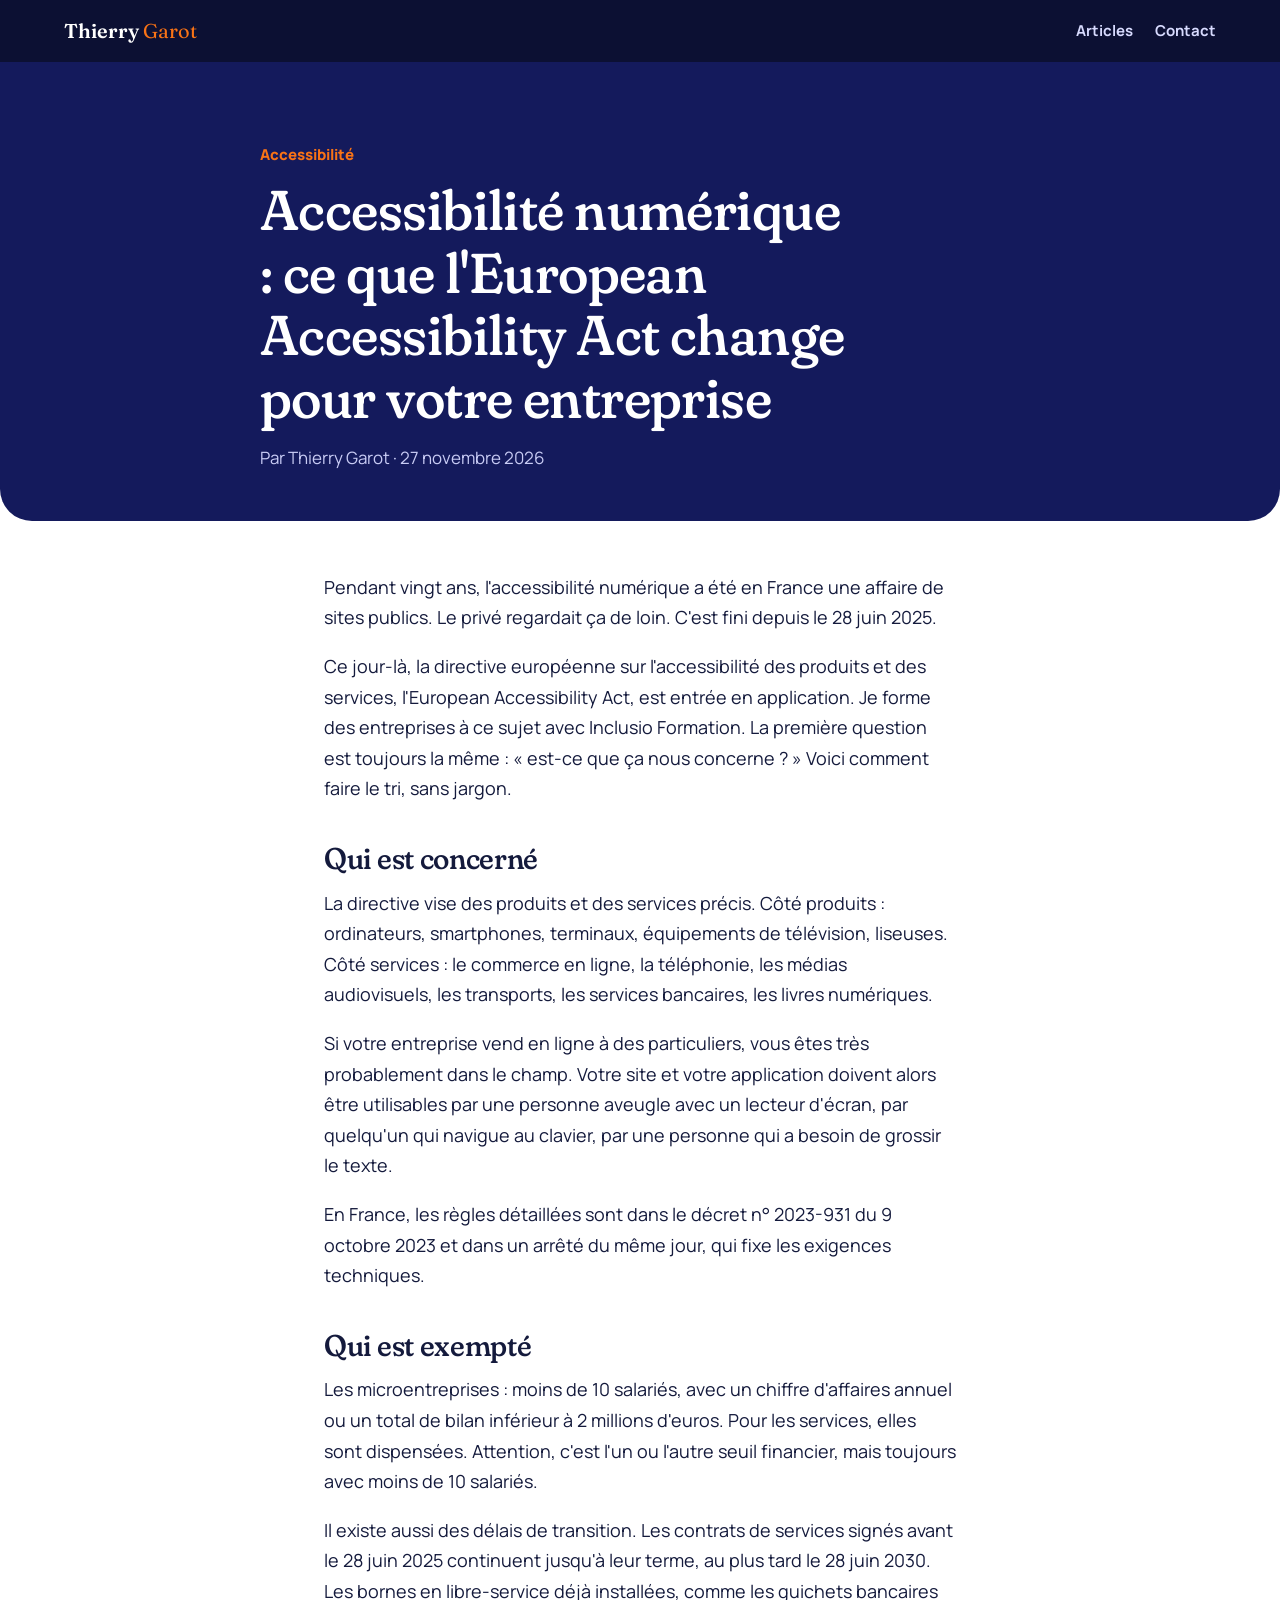
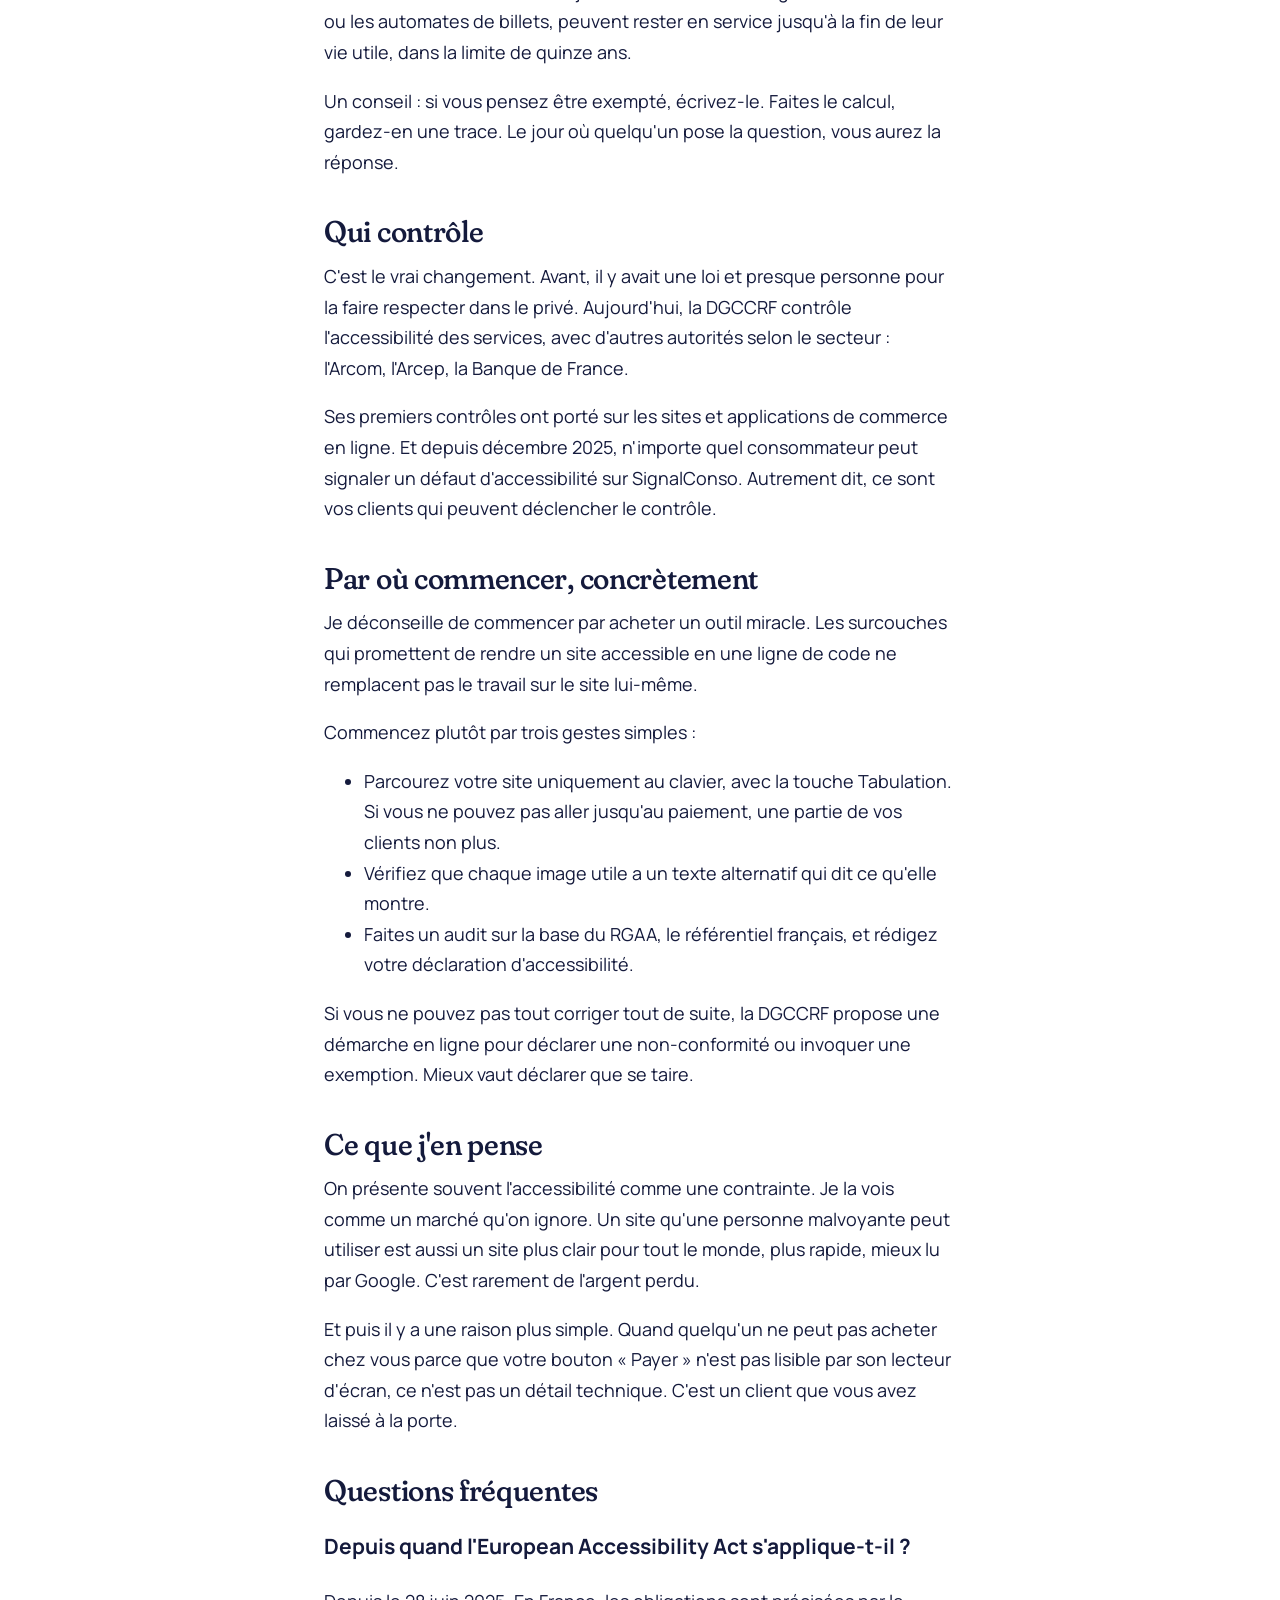
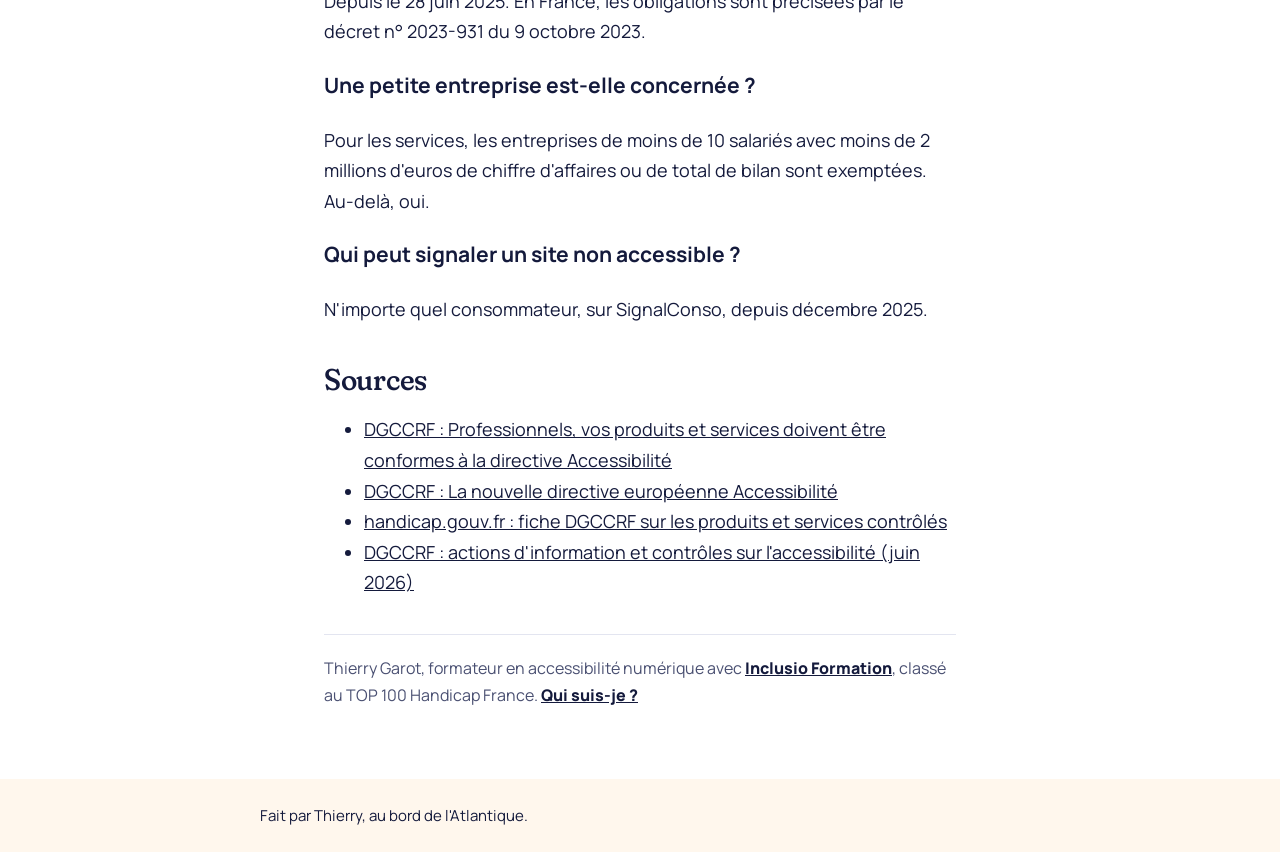
<file: articles/accessibilite-numerique-eaa-entreprises.html>
<!DOCTYPE html>
<html lang="fr">
<head>
<meta charset="utf-8">
<meta name="viewport" content="width=device-width, initial-scale=1">
<link rel="icon" href="data:image/svg+xml,%3Csvg xmlns=%22http://www.w3.org/2000/svg%22 viewBox=%220 0 64 64%22%3E%3Crect width=%2264%22 height=%2264%22 rx=%2212%22 fill=%22%23141a5c%22/%3E%3Cpath d=%22M10 44 C24 20 40 52 54 22%22 fill=%22none%22 stroke=%22%23F97316%22 stroke-width=%227%22 stroke-linecap=%22round%22/%3E%3C/svg%3E">
<link rel="manifest" href="../manifest.webmanifest">
<link rel="apple-touch-icon" href="../img/apple-touch-icon.png">
<meta name="theme-color" content="#0c1033">
<meta name="robots" content="index, follow, max-image-preview:large">
<title>Accessibilité numérique : ce que l'EAA change pour votre entreprise · Thierry Garot</title>
<meta name="description" content="Depuis le 28 juin 2025, l'European Accessibility Act s'applique aux entreprises privées. Qui est concerné, qui est exempté, qui contrôle et par où commencer, expliqué par Thierry Garot.">
<link rel="canonical" href="https://thierrygarot.fr/articles/accessibilite-numerique-eaa-entreprises.html">
<meta property="og:type" content="article">
<meta property="og:title" content="Accessibilité numérique : ce que l'EAA change pour votre entreprise">
<meta property="og:description" content="Qui est concerné, qui est exempté, qui contrôle et par où commencer. Par Thierry Garot.">
<meta property="og:url" content="https://thierrygarot.fr/articles/accessibilite-numerique-eaa-entreprises.html">
<meta property="og:locale" content="fr_FR">
<meta property="og:image" content="https://thierrygarot.fr/img/og-thierry-garot.jpg">
<meta name="twitter:card" content="summary_large_image">
<link href="https://fonts.googleapis.com/css2?family=Fraunces:ital,opsz,wght,SOFT@0,9..144,400..700,100;1,9..144,400..700,100&family=Manrope:wght@400;500;700;800&display=swap" rel="stylesheet">
<link rel="stylesheet" href="article.css">
<script type="application/ld+json">{"@context":"https://schema.org","@graph":[{"@type":"Article","headline":"Accessibilité numérique : ce que l'European Accessibility Act change pour votre entreprise","author":{"@type":"Person","@id":"https://thierrygarot.fr/#person","name":"Thierry Garot","url":"https://thierrygarot.fr/"},"inLanguage":"fr","datePublished":"2026-11-27","dateModified":"2026-11-27","mainEntityOfPage":"https://thierrygarot.fr/articles/accessibilite-numerique-eaa-entreprises.html","about":["European Accessibility Act","Accessibilité numérique","RGAA"]},{"@type":"FAQPage","mainEntity":[{"@type":"Question","name":"Depuis quand l'European Accessibility Act s'applique-t-il en France ?","acceptedAnswer":{"@type":"Answer","text":"Depuis le 28 juin 2025. En France, les obligations sont précisées par le décret n° 2023-931 du 9 octobre 2023."}},{"@type":"Question","name":"Les petites entreprises sont-elles concernées ?","acceptedAnswer":{"@type":"Answer","text":"Les entreprises de moins de 10 salariés dont le chiffre d'affaires annuel ou le total de bilan est inférieur à 2 millions d'euros bénéficient d'une approche spécifique : pour les services, elles sont exemptées."}},{"@type":"Question","name":"Qui contrôle l'accessibilité des services ?","acceptedAnswer":{"@type":"Answer","text":"La DGCCRF, en coordination avec d'autres autorités comme l'Arcom, l'Arcep ou la Banque de France selon le secteur."}}]}]}</script>
<script defer src='https://static.cloudflareinsights.com/beacon.min.js' data-cf-beacon='{"token": "925ede43cc304aaf8a6ef513f17c56c9"}'></script>
<script>(function(){try{var u='https://thierrygarot-stats.thierry-garot-17.workers.dev/hit',d=JSON.stringify({p:location.pathname,r:document.referrer,l:navigator.language});if(navigator.sendBeacon){navigator.sendBeacon(u,d)}else{fetch(u,{method:'POST',body:d,keepalive:true})}}catch(e){}})();</script>
</head>
<body>
<nav aria-label="Navigation"><a class="brand" href="../">Thierry <b>Garot</b></a><a class="l" href="./">Articles</a><a class="l" href="../#contact">Contact</a></nav>
<header><div class="in"><span class="cat">Accessibilité</span><h1>Accessibilité numérique : ce que l'European Accessibility Act change pour votre entreprise</h1><p>Par Thierry Garot · 27 novembre 2026</p></div></header>
<main>
<p>Pendant vingt ans, l'accessibilité numérique a été en France une affaire de sites publics. Le privé regardait ça de loin. C'est fini depuis le 28 juin 2025.</p>
<p>Ce jour-là, la directive européenne sur l'accessibilité des produits et des services, l'European Accessibility Act, est entrée en application. Je forme des entreprises à ce sujet avec Inclusio Formation. La première question est toujours la même : « est-ce que ça nous concerne ? » Voici comment faire le tri, sans jargon.</p>

<h2>Qui est concerné</h2>
<p>La directive vise des produits et des services précis. Côté produits : ordinateurs, smartphones, terminaux, équipements de télévision, liseuses. Côté services : le commerce en ligne, la téléphonie, les médias audiovisuels, les transports, les services bancaires, les livres numériques.</p>
<p>Si votre entreprise vend en ligne à des particuliers, vous êtes très probablement dans le champ. Votre site et votre application doivent alors être utilisables par une personne aveugle avec un lecteur d'écran, par quelqu'un qui navigue au clavier, par une personne qui a besoin de grossir le texte.</p>
<p>En France, les règles détaillées sont dans le décret n° 2023-931 du 9 octobre 2023 et dans un arrêté du même jour, qui fixe les exigences techniques.</p>

<h2>Qui est exempté</h2>
<p>Les microentreprises : moins de 10 salariés, avec un chiffre d'affaires annuel ou un total de bilan inférieur à 2 millions d'euros. Pour les services, elles sont dispensées. Attention, c'est l'un ou l'autre seuil financier, mais toujours avec moins de 10 salariés.</p>
<p>Il existe aussi des délais de transition. Les contrats de services signés avant le 28 juin 2025 continuent jusqu'à leur terme, au plus tard le 28 juin 2030. Les bornes en libre-service déjà installées, comme les guichets bancaires ou les automates de billets, peuvent rester en service jusqu'à la fin de leur vie utile, dans la limite de quinze ans.</p>
<p>Un conseil : si vous pensez être exempté, écrivez-le. Faites le calcul, gardez-en une trace. Le jour où quelqu'un pose la question, vous aurez la réponse.</p>

<h2>Qui contrôle</h2>
<p>C'est le vrai changement. Avant, il y avait une loi et presque personne pour la faire respecter dans le privé. Aujourd'hui, la DGCCRF contrôle l'accessibilité des services, avec d'autres autorités selon le secteur : l'Arcom, l'Arcep, la Banque de France.</p>
<p>Ses premiers contrôles ont porté sur les sites et applications de commerce en ligne. Et depuis décembre 2025, n'importe quel consommateur peut signaler un défaut d'accessibilité sur SignalConso. Autrement dit, ce sont vos clients qui peuvent déclencher le contrôle.</p>

<h2>Par où commencer, concrètement</h2>
<p>Je déconseille de commencer par acheter un outil miracle. Les surcouches qui promettent de rendre un site accessible en une ligne de code ne remplacent pas le travail sur le site lui-même.</p>
<p>Commencez plutôt par trois gestes simples :</p>
<ul>
<li>Parcourez votre site uniquement au clavier, avec la touche Tabulation. Si vous ne pouvez pas aller jusqu'au paiement, une partie de vos clients non plus.</li>
<li>Vérifiez que chaque image utile a un texte alternatif qui dit ce qu'elle montre.</li>
<li>Faites un audit sur la base du RGAA, le référentiel français, et rédigez votre déclaration d'accessibilité.</li>
</ul>
<p>Si vous ne pouvez pas tout corriger tout de suite, la DGCCRF propose une démarche en ligne pour déclarer une non-conformité ou invoquer une exemption. Mieux vaut déclarer que se taire.</p>

<h2>Ce que j'en pense</h2>
<p>On présente souvent l'accessibilité comme une contrainte. Je la vois comme un marché qu'on ignore. Un site qu'une personne malvoyante peut utiliser est aussi un site plus clair pour tout le monde, plus rapide, mieux lu par Google. C'est rarement de l'argent perdu.</p>
<p>Et puis il y a une raison plus simple. Quand quelqu'un ne peut pas acheter chez vous parce que votre bouton « Payer » n'est pas lisible par son lecteur d'écran, ce n'est pas un détail technique. C'est un client que vous avez laissé à la porte.</p>

<h2>Questions fréquentes</h2>
<h3>Depuis quand l'European Accessibility Act s'applique-t-il ?</h3>
<p>Depuis le 28 juin 2025. En France, les obligations sont précisées par le décret n° 2023-931 du 9 octobre 2023.</p>
<h3>Une petite entreprise est-elle concernée ?</h3>
<p>Pour les services, les entreprises de moins de 10 salariés avec moins de 2 millions d'euros de chiffre d'affaires ou de total de bilan sont exemptées. Au-delà, oui.</p>
<h3>Qui peut signaler un site non accessible ?</h3>
<p>N'importe quel consommateur, sur SignalConso, depuis décembre 2025.</p>

<h2>Sources</h2>
<ul>
<li><a href="https://www.economie.gouv.fr/dgccrf/les-fiches-pratiques/professionnels-vos-produits-et-services-doivent-etre-conformes-la-directive-accessibilite">DGCCRF : Professionnels, vos produits et services doivent être conformes à la directive Accessibilité</a></li>
<li><a href="https://www.economie.gouv.fr/dgccrf/les-fiches-pratiques/la-nouvelle-directive-europeenne-accessibilite-pour-des-produits-et-des-services-accessibles-aux-personnes-en-situation">DGCCRF : La nouvelle directive européenne Accessibilité</a></li>
<li><a href="https://handicap.gouv.fr/sites/handicap/files/2025-07/Fiche-conso-DGCCRF.pdf">handicap.gouv.fr : fiche DGCCRF sur les produits et services contrôlés</a></li>
<li><a href="https://www.economie.gouv.fr/node/3241122">DGCCRF : actions d'information et contrôles sur l'accessibilité (juin 2026)</a></li>
</ul>
<p class="sign">Thierry Garot, formateur en accessibilité numérique avec <a href="https://inclusio-formation.com">Inclusio Formation</a>, classé au TOP 100 Handicap France. <a href="../qui-est-thierry-garot/">Qui suis-je ?</a></p>
</main>
<footer><div>Fait par Thierry, au bord de l'Atlantique.</div></footer>
<script>try{if('serviceWorker' in navigator&&location.hostname.endsWith('thierrygarot.fr'))navigator.serviceWorker.register('/sw.js')}catch(e){}</script>
</body>
</html>
</file>
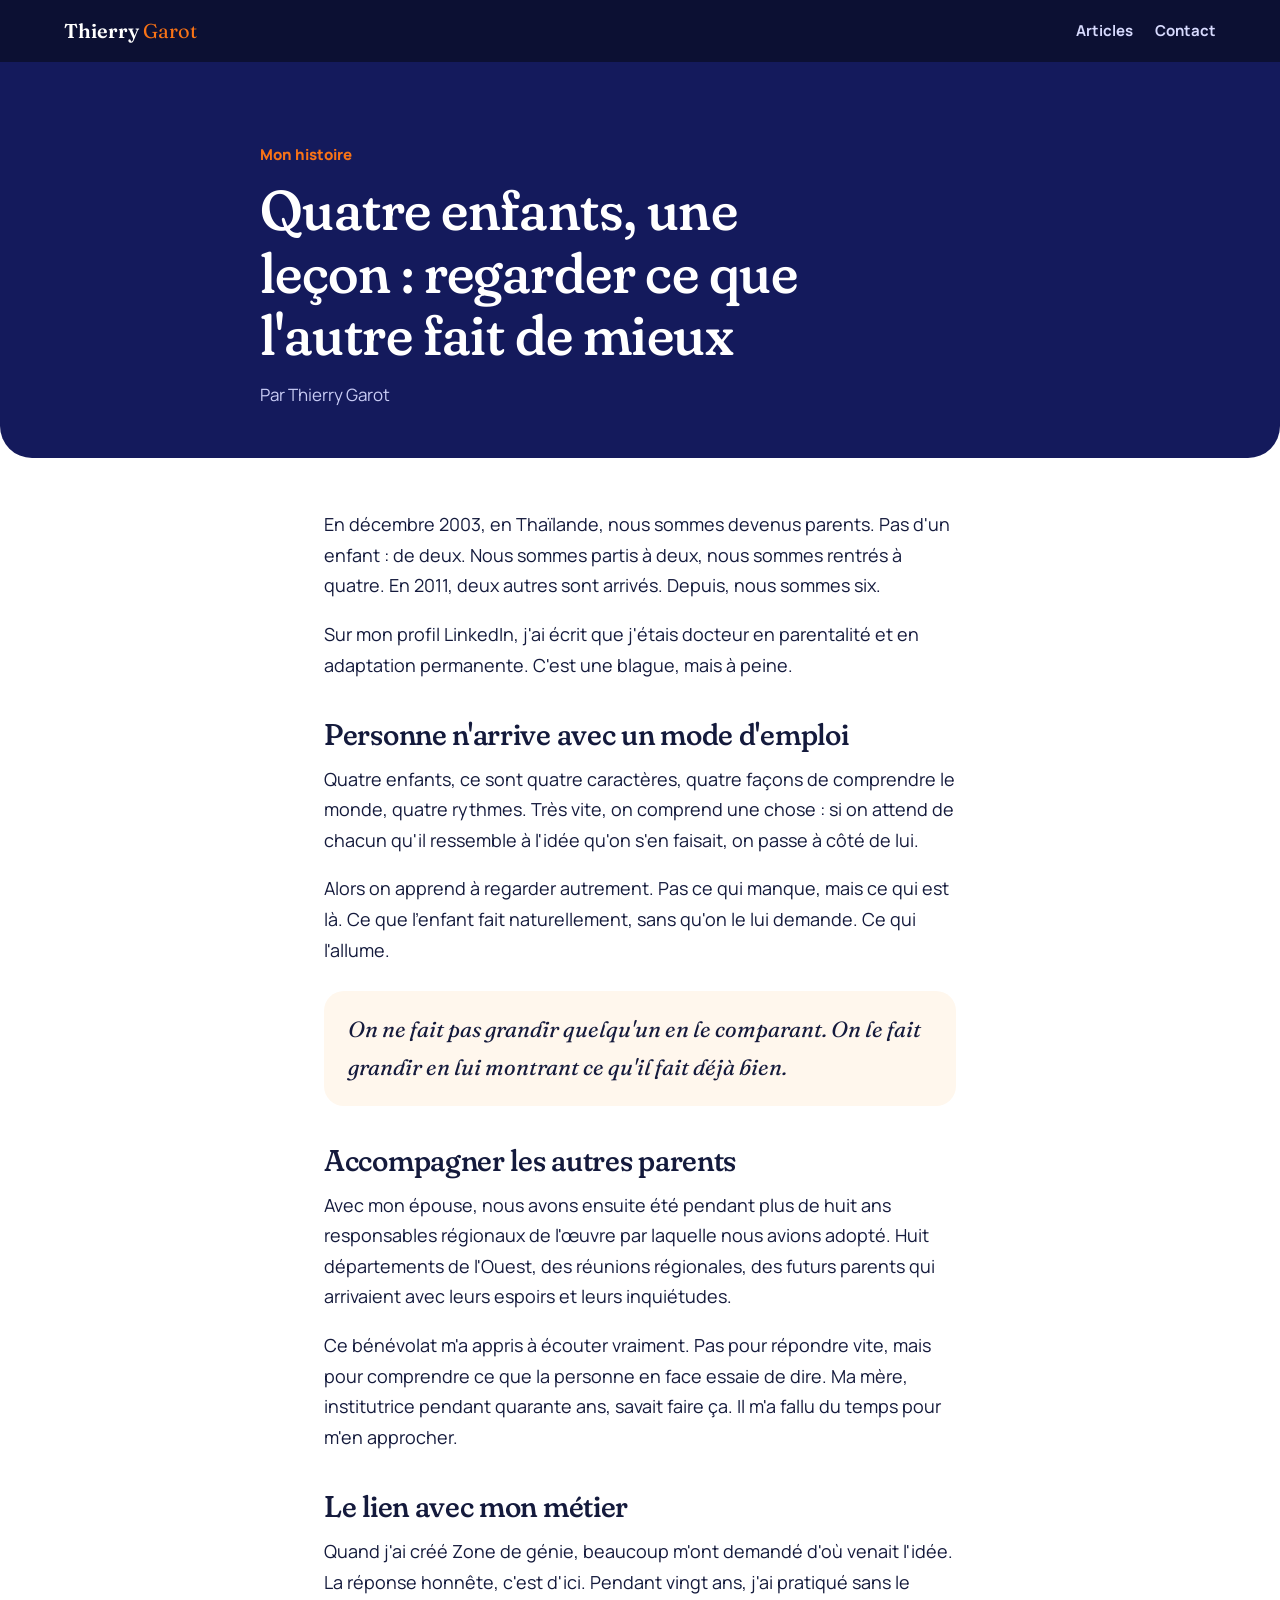
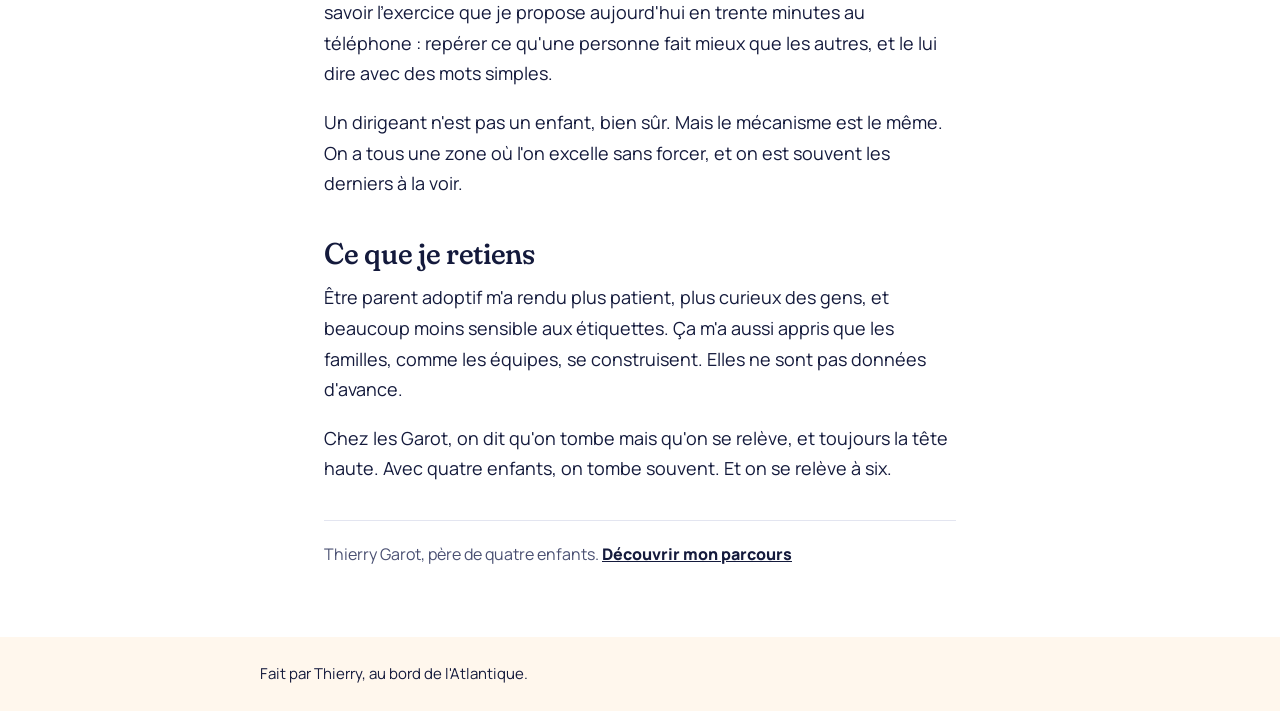
<file: articles/adoption-talents.html>
<!DOCTYPE html>
<html lang="fr">
<head>
<meta charset="utf-8">
<meta name="viewport" content="width=device-width, initial-scale=1">
<link rel="icon" href="data:image/svg+xml,%3Csvg xmlns=%22http://www.w3.org/2000/svg%22 viewBox=%220 0 64 64%22%3E%3Crect width=%2264%22 height=%2264%22 rx=%2212%22 fill=%22%23141a5c%22/%3E%3Cpath d=%22M10 44 C24 20 40 52 54 22%22 fill=%22none%22 stroke=%22%23F97316%22 stroke-width=%227%22 stroke-linecap=%22round%22/%3E%3C/svg%3E">
<link rel="manifest" href="../manifest.webmanifest">
<link rel="apple-touch-icon" href="../img/apple-touch-icon.png">
<meta name="apple-mobile-web-app-capable" content="yes">
<meta name="mobile-web-app-capable" content="yes">
<meta name="apple-mobile-web-app-title" content="Thierry Garot">
<meta name="apple-mobile-web-app-status-bar-style" content="black-translucent">
<meta name="theme-color" content="#0c1033">
<meta name="robots" content="index, follow, max-image-preview:large">
<title>Adoption et talents · Thierry Garot</title>
<meta name="description" content="Père de quatre enfants adoptés en Thaïlande, Thierry Garot raconte ce que la parentalité adoptive lui a appris sur les talents de chacun.">
<link rel="canonical" href="https://thierrygarot.fr/articles/adoption-talents.html">
<meta property="og:type" content="article">
<meta property="og:title" content="Adoption et talents · Thierry Garot">
<meta property="og:description" content="Père de quatre enfants adoptés en Thaïlande, Thierry Garot raconte ce que la parentalité adoptive lui a appris sur les talents de chacun.">
<meta property="og:url" content="https://thierrygarot.fr/articles/adoption-talents.html">
<meta property="og:locale" content="fr_FR">
<meta property="og:image" content="https://thierrygarot.fr/img/og-thierry-garot.jpg">
<meta name="twitter:card" content="summary_large_image">

<link href="https://fonts.googleapis.com/css2?family=Fraunces:ital,opsz,wght,SOFT@0,9..144,400..700,100;1,9..144,400..700,100&family=Manrope:wght@400;500;700;800&display=swap" rel="stylesheet">
<link rel="stylesheet" href="article.css">
<script type="application/ld+json">{"@context":"https://schema.org","@type":"Article","headline":"Quatre enfants, une leçon : regarder ce que l'autre fait de mieux","author":{"@type":"Person","name":"Thierry Garot","url":"https://thierrygarot.fr/"},"inLanguage":"fr","datePublished":"2026-12-03","mainEntityOfPage":"https://thierrygarot.fr/articles/adoption-talents.html"}</script>
<!-- Cloudflare Web Analytics --><script defer src='https://static.cloudflareinsights.com/beacon.min.js' data-cf-beacon='{"token": "925ede43cc304aaf8a6ef513f17c56c9"}'></script><!-- End Cloudflare Web Analytics -->
<script>(function(){try{var u='https://thierrygarot-stats.thierry-garot-17.workers.dev/hit',d=JSON.stringify({p:location.pathname,r:document.referrer,l:navigator.language});if(navigator.sendBeacon){navigator.sendBeacon(u,d)}else{fetch(u,{method:'POST',body:d,keepalive:true})}}catch(e){}})();</script>
</head>
<body>
<nav aria-label="Navigation"><a class="brand" href="../">Thierry <b>Garot</b></a><a class="l" href="./">Articles</a><a class="l" href="../#contact">Contact</a></nav>
<header><div class="in"><span class="cat">Mon histoire</span><h1>Quatre enfants, une leçon : regarder ce que l'autre fait de mieux</h1><p>Par Thierry Garot</p></div></header>
<main>
<p>En décembre 2003, en Thaïlande, nous sommes devenus parents. Pas d'un enfant : de deux. Nous sommes partis à deux, nous sommes rentrés à quatre. En 2011, deux autres sont arrivés. Depuis, nous sommes six.</p>
<p>Sur mon profil LinkedIn, j'ai écrit que j'étais docteur en parentalité et en adaptation permanente. C'est une blague, mais à peine.</p>

<h2>Personne n'arrive avec un mode d'emploi</h2>
<p>Quatre enfants, ce sont quatre caractères, quatre façons de comprendre le monde, quatre rythmes. Très vite, on comprend une chose : si on attend de chacun qu'il ressemble à l'idée qu'on s'en faisait, on passe à côté de lui.</p>
<p>Alors on apprend à regarder autrement. Pas ce qui manque, mais ce qui est là. Ce que l'enfant fait naturellement, sans qu'on le lui demande. Ce qui l'allume.</p>
<blockquote>On ne fait pas grandir quelqu'un en le comparant. On le fait grandir en lui montrant ce qu'il fait déjà bien.</blockquote>

<h2>Accompagner les autres parents</h2>
<p>Avec mon épouse, nous avons ensuite été pendant plus de huit ans responsables régionaux de l'œuvre par laquelle nous avions adopté. Huit départements de l'Ouest, des réunions régionales, des futurs parents qui arrivaient avec leurs espoirs et leurs inquiétudes.</p>
<p>Ce bénévolat m'a appris à écouter vraiment. Pas pour répondre vite, mais pour comprendre ce que la personne en face essaie de dire. Ma mère, institutrice pendant quarante ans, savait faire ça. Il m'a fallu du temps pour m'en approcher.</p>

<h2>Le lien avec mon métier</h2>
<p>Quand j'ai créé Zone de génie, beaucoup m'ont demandé d'où venait l'idée. La réponse honnête, c'est d'ici. Pendant vingt ans, j'ai pratiqué sans le savoir l'exercice que je propose aujourd'hui en trente minutes au téléphone : repérer ce qu'une personne fait mieux que les autres, et le lui dire avec des mots simples.</p>
<p>Un dirigeant n'est pas un enfant, bien sûr. Mais le mécanisme est le même. On a tous une zone où l'on excelle sans forcer, et on est souvent les derniers à la voir.</p>

<h2>Ce que je retiens</h2>
<p>Être parent adoptif m'a rendu plus patient, plus curieux des gens, et beaucoup moins sensible aux étiquettes. Ça m'a aussi appris que les familles, comme les équipes, se construisent. Elles ne sont pas données d'avance.</p>
<p>Chez les Garot, on dit qu'on tombe mais qu'on se relève, et toujours la tête haute. Avec quatre enfants, on tombe souvent. Et on se relève à six.</p>
<p class="sign">Thierry Garot, père de quatre enfants. <a href="../">Découvrir mon parcours</a></p>
</main>
<footer><div>Fait par Thierry, au bord de l'Atlantique.</div></footer>
<script>try{if('serviceWorker' in navigator&&location.hostname.endsWith('thierrygarot.fr'))navigator.serviceWorker.register('/sw.js')}catch(e){}</script>
</body>
</html>
</file>
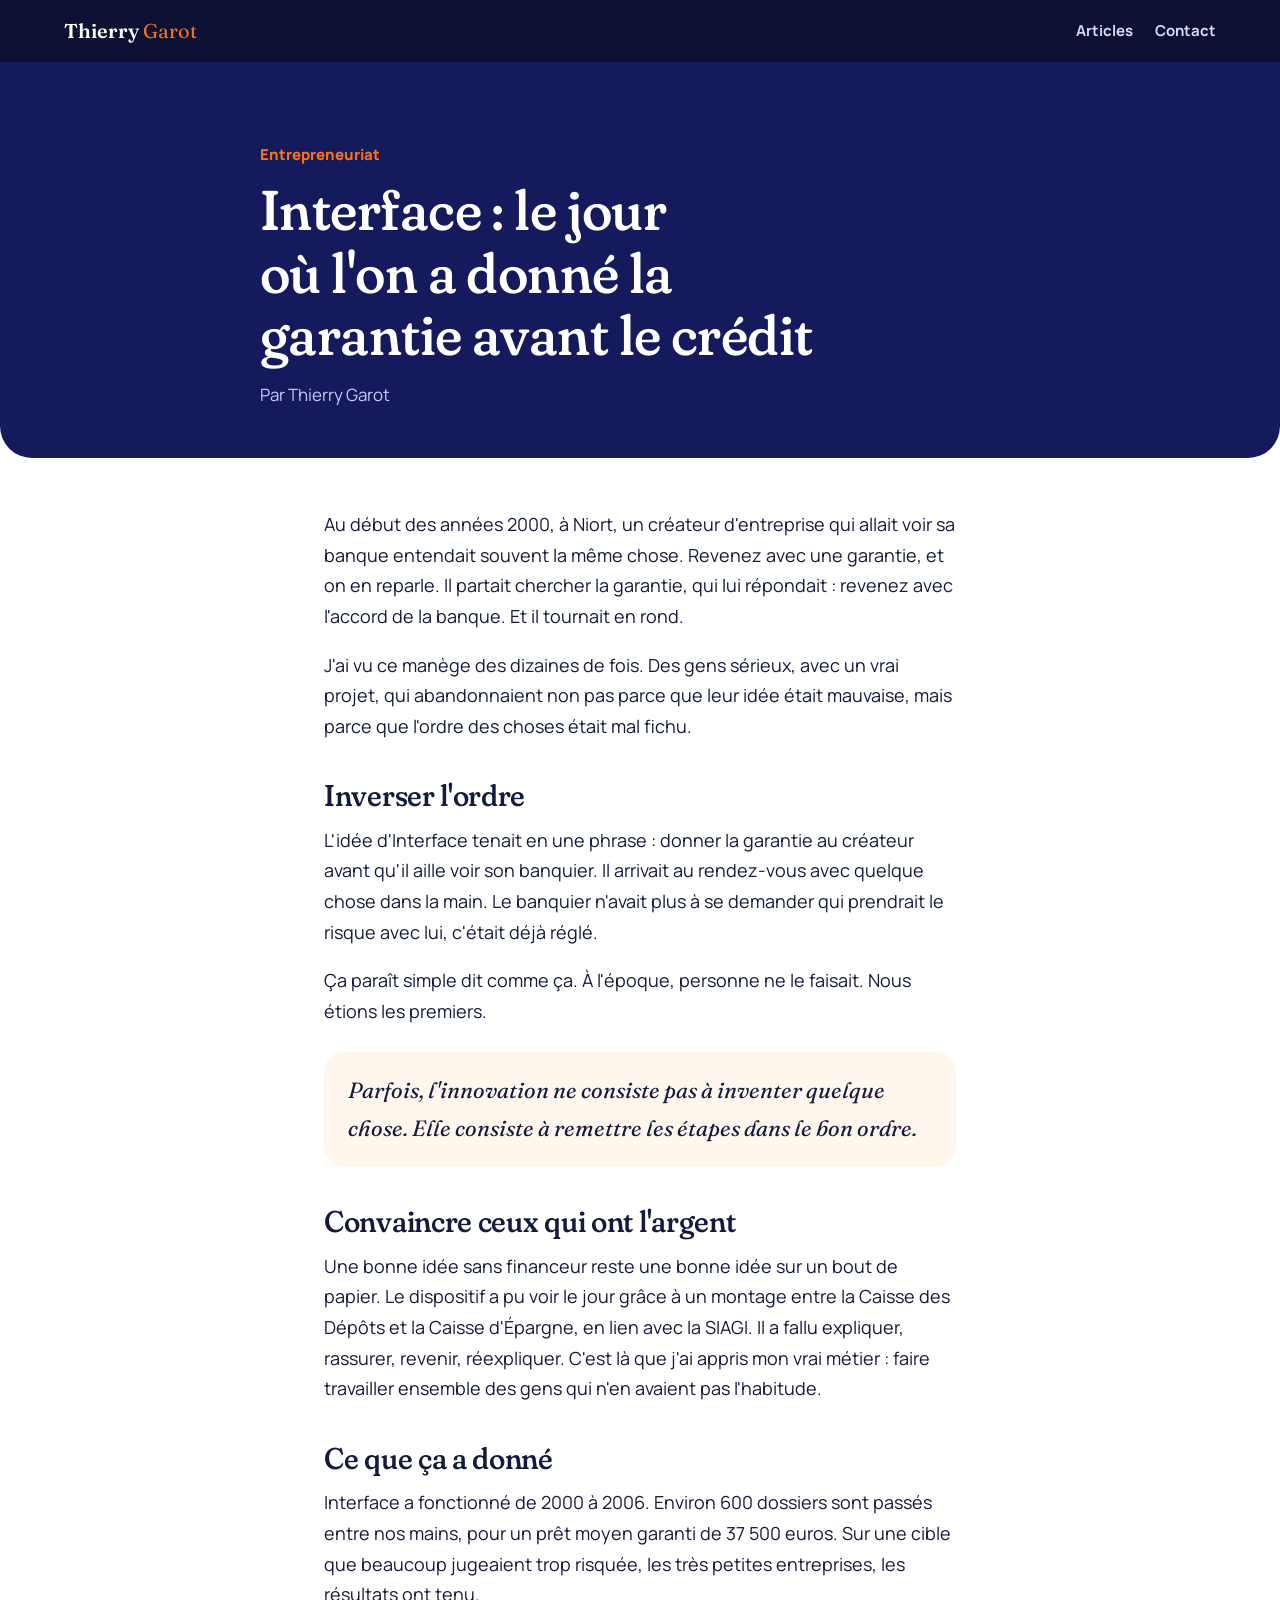
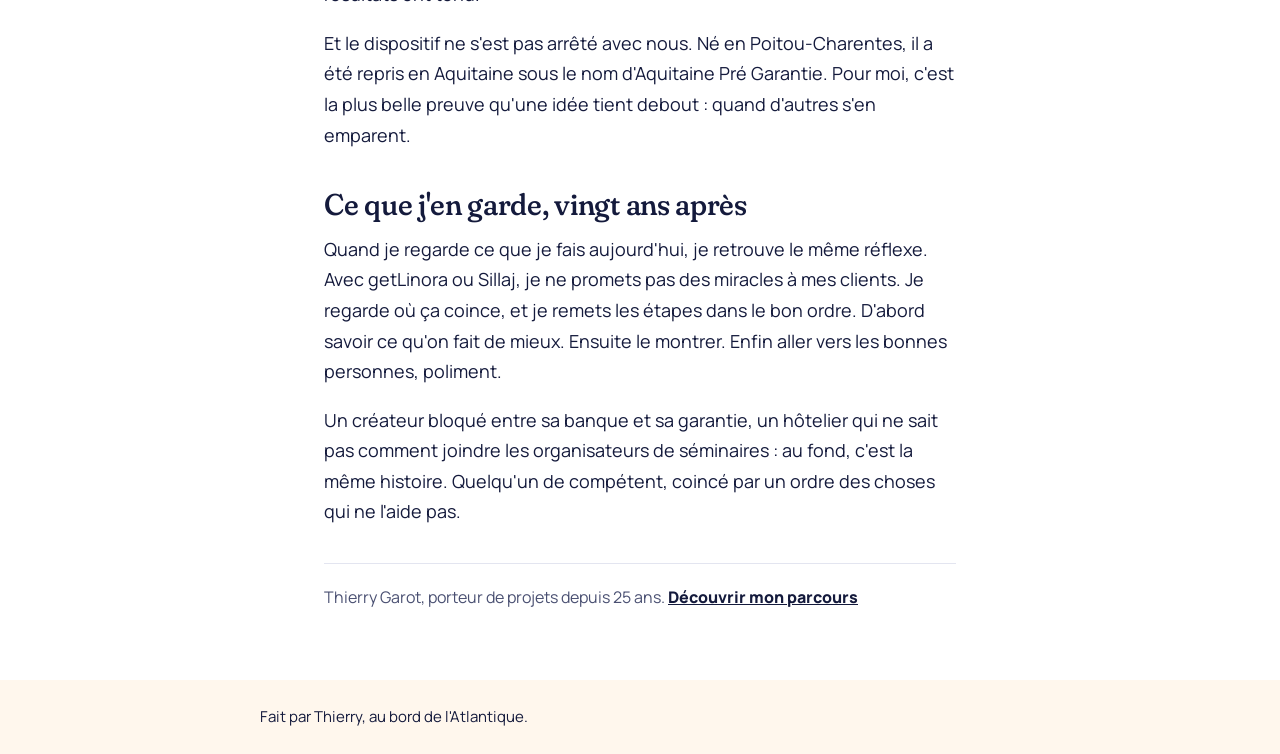
<file: articles/interface-garantie-avant-credit.html>
<!DOCTYPE html>
<html lang="fr">
<head>
<meta charset="utf-8">
<meta name="viewport" content="width=device-width, initial-scale=1">
<link rel="icon" href="data:image/svg+xml,%3Csvg xmlns=%22http://www.w3.org/2000/svg%22 viewBox=%220 0 64 64%22%3E%3Crect width=%2264%22 height=%2264%22 rx=%2212%22 fill=%22%23141a5c%22/%3E%3Cpath d=%22M10 44 C24 20 40 52 54 22%22 fill=%22none%22 stroke=%22%23F97316%22 stroke-width=%227%22 stroke-linecap=%22round%22/%3E%3C/svg%3E">
<link rel="manifest" href="../manifest.webmanifest">
<link rel="apple-touch-icon" href="../img/apple-touch-icon.png">
<meta name="apple-mobile-web-app-capable" content="yes">
<meta name="mobile-web-app-capable" content="yes">
<meta name="apple-mobile-web-app-title" content="Thierry Garot">
<meta name="apple-mobile-web-app-status-bar-style" content="black-translucent">
<meta name="theme-color" content="#0c1033">
<meta name="robots" content="index, follow, max-image-preview:large">
<title>Interface, la garantie avant le crédit</title>
<meta name="description" content="Thierry Garot raconte Interface, le fonds de pré-garantie qu'il a créé à Niort : la garantie donnée au créateur d'entreprise avant le crédit, une première en France.">
<link rel="canonical" href="https://thierrygarot.fr/articles/interface-garantie-avant-credit.html">
<meta property="og:type" content="article">
<meta property="og:title" content="Interface, la garantie avant le crédit">
<meta property="og:description" content="Thierry Garot raconte Interface, le fonds de pré-garantie qu'il a créé à Niort : la garantie donnée au créateur d'entreprise avant le crédit, une première en France.">
<meta property="og:url" content="https://thierrygarot.fr/articles/interface-garantie-avant-credit.html">
<meta property="og:locale" content="fr_FR">
<meta property="og:image" content="https://thierrygarot.fr/img/og-thierry-garot.jpg">
<meta name="twitter:card" content="summary_large_image">

<link href="https://fonts.googleapis.com/css2?family=Fraunces:ital,opsz,wght,SOFT@0,9..144,400..700,100;1,9..144,400..700,100&family=Manrope:wght@400;500;700;800&display=swap" rel="stylesheet">
<link rel="stylesheet" href="article.css">
<script type="application/ld+json">{"@context":"https://schema.org","@type":"Article","headline":"Interface : le jour où l'on a donné la garantie avant le crédit","author":{"@type":"Person","name":"Thierry Garot","url":"https://thierrygarot.fr/"},"inLanguage":"fr","datePublished":"2026-11-26","mainEntityOfPage":"https://thierrygarot.fr/articles/interface-garantie-avant-credit.html"}</script>
<!-- Cloudflare Web Analytics --><script defer src='https://static.cloudflareinsights.com/beacon.min.js' data-cf-beacon='{"token": "925ede43cc304aaf8a6ef513f17c56c9"}'></script><!-- End Cloudflare Web Analytics -->
<script>(function(){try{var u='https://thierrygarot-stats.thierry-garot-17.workers.dev/hit',d=JSON.stringify({p:location.pathname,r:document.referrer,l:navigator.language});if(navigator.sendBeacon){navigator.sendBeacon(u,d)}else{fetch(u,{method:'POST',body:d,keepalive:true})}}catch(e){}})();</script>
</head>
<body>
<nav aria-label="Navigation"><a class="brand" href="../">Thierry <b>Garot</b></a><a class="l" href="./">Articles</a><a class="l" href="../#contact">Contact</a></nav>
<header><div class="in"><span class="cat">Entrepreneuriat</span><h1>Interface : le jour où l'on a donné la garantie avant le crédit</h1><p>Par Thierry Garot</p></div></header>
<main>
<p>Au début des années 2000, à Niort, un créateur d'entreprise qui allait voir sa banque entendait souvent la même chose. Revenez avec une garantie, et on en reparle. Il partait chercher la garantie, qui lui répondait : revenez avec l'accord de la banque. Et il tournait en rond.</p>
<p>J'ai vu ce manège des dizaines de fois. Des gens sérieux, avec un vrai projet, qui abandonnaient non pas parce que leur idée était mauvaise, mais parce que l'ordre des choses était mal fichu.</p>

<h2>Inverser l'ordre</h2>
<p>L'idée d'Interface tenait en une phrase : donner la garantie au créateur avant qu'il aille voir son banquier. Il arrivait au rendez-vous avec quelque chose dans la main. Le banquier n'avait plus à se demander qui prendrait le risque avec lui, c'était déjà réglé.</p>
<p>Ça paraît simple dit comme ça. À l'époque, personne ne le faisait. Nous étions les premiers.</p>
<blockquote>Parfois, l'innovation ne consiste pas à inventer quelque chose. Elle consiste à remettre les étapes dans le bon ordre.</blockquote>

<h2>Convaincre ceux qui ont l'argent</h2>
<p>Une bonne idée sans financeur reste une bonne idée sur un bout de papier. Le dispositif a pu voir le jour grâce à un montage entre la Caisse des Dépôts et la Caisse d'Épargne, en lien avec la SIAGI. Il a fallu expliquer, rassurer, revenir, réexpliquer. C'est là que j'ai appris mon vrai métier : faire travailler ensemble des gens qui n'en avaient pas l'habitude.</p>

<h2>Ce que ça a donné</h2>
<p>Interface a fonctionné de 2000 à 2006. Environ 600 dossiers sont passés entre nos mains, pour un prêt moyen garanti de 37 500 euros. Sur une cible que beaucoup jugeaient trop risquée, les très petites entreprises, les résultats ont tenu.</p>
<p>Et le dispositif ne s'est pas arrêté avec nous. Né en Poitou-Charentes, il a été repris en Aquitaine sous le nom d'Aquitaine Pré Garantie. Pour moi, c'est la plus belle preuve qu'une idée tient debout : quand d'autres s'en emparent.</p>

<h2>Ce que j'en garde, vingt ans après</h2>
<p>Quand je regarde ce que je fais aujourd'hui, je retrouve le même réflexe. Avec getLinora ou Sillaj, je ne promets pas des miracles à mes clients. Je regarde où ça coince, et je remets les étapes dans le bon ordre. D'abord savoir ce qu'on fait de mieux. Ensuite le montrer. Enfin aller vers les bonnes personnes, poliment.</p>
<p>Un créateur bloqué entre sa banque et sa garantie, un hôtelier qui ne sait pas comment joindre les organisateurs de séminaires : au fond, c'est la même histoire. Quelqu'un de compétent, coincé par un ordre des choses qui ne l'aide pas.</p>
<p class="sign">Thierry Garot, porteur de projets depuis 25 ans. <a href="../">Découvrir mon parcours</a></p>
</main>
<footer><div>Fait par Thierry, au bord de l'Atlantique.</div></footer>
<script>try{if('serviceWorker' in navigator&&location.hostname.endsWith('thierrygarot.fr'))navigator.serviceWorker.register('/sw.js')}catch(e){}</script>
</body>
</html>
</file>
<file: articles/article.css>
:root{color-scheme:light dark;--bg:light-dark(#ffffff,#0c1033);--ink:light-dark(#141a3c,#eef0ff);--soft:light-dark(#4a5072,#b9bde0);--line:light-dark(#e3e5f0,#262c5c);--navy:#141a5c;--navy2:#0c1033;--orange:#F97316;--cream:light-dark(#FFF7ED,#1a1640)}
:root[data-theme=light]{color-scheme:light}
:root[data-theme=dark]{color-scheme:dark}
*{box-sizing:border-box;min-width:0}
body{margin:0;background:var(--bg);color:var(--ink);font:18px/1.7 Manrope,system-ui,sans-serif;overflow-x:clip}
a{color:inherit}
nav{background:var(--navy2);color:#fff;display:flex;flex-wrap:wrap;align-items:center;gap:6px 22px;padding:12px max(5vw,16px)}
nav .brand{font-family:Fraunces,Georgia,serif;font-size:20px;text-decoration:none;margin-right:auto}
nav .brand b{color:var(--orange);font-weight:400}
nav a.l{text-decoration:none;font-size:15px;font-weight:700;color:#d8dbff;padding:6px 0}
nav a.l:hover,nav a.l:focus-visible{color:var(--orange)}
header{background:var(--navy);color:#fff;padding:clamp(36px,6vw,80px) max(5vw,16px) clamp(28px,4vw,48px)}
header .in,main,.list{max-width:760px;margin:0 auto}
header .cat{color:var(--orange);font-weight:800;font-size:15px}
h1,h2{font-family:Fraunces,Georgia,serif;font-weight:400;line-height:1.08;text-wrap:balance;margin:0}
h1{font-size:clamp(36px,5.4vw,56px);margin:10px 0 14px}
header p{color:#c9ccf5;margin:0;font-size:17px}
main{padding:clamp(28px,4vw,56px) max(5vw,16px)}
main h2{font-size:30px;margin:38px 0 12px}
main p{margin:0 0 18px}
blockquote{margin:26px 0;padding:6px 0 6px 20px;border-left:4px solid var(--orange);font-size:21px;font-weight:700}
.sign{margin-top:36px;padding-top:20px;border-top:1px solid var(--line);color:var(--soft);font-size:16px}
.sign a{font-weight:800;color:var(--ink)}
.list{padding:clamp(28px,4vw,56px) max(5vw,16px)}
.list a.it{display:block;padding:22px 0;border-top:1px solid var(--line);text-decoration:none}
.list a.it span{color:var(--orange);font-weight:800;font-size:14px}
.list a.it b{display:block;font-size:22px;line-height:1.3;margin:6px 0}
.list a.it p{margin:0;color:var(--soft);font-size:16px}
.list a.it:hover b,.list a.it:focus-visible b{color:var(--orange)}
footer{background:var(--cream);padding:24px max(5vw,16px);font-size:15px;text-align:left}
footer div{max-width:760px;margin:0 auto}

h1,h2{font-weight:500;letter-spacing:-.01em;font-variation-settings:"SOFT" 100,"opsz" 72;line-height:1.12}
nav .brand{font-weight:600}
header{border-radius:0 0 32px 32px}
blockquote{border-left:0;background:var(--cream);border-radius:20px;padding:20px 24px;font-family:Fraunces,Georgia,serif;font-style:italic;font-weight:400;font-size:22px}
.list a.it{border-radius:18px;padding:22px 20px;border:1px solid var(--line);margin-bottom:12px}
</file>
